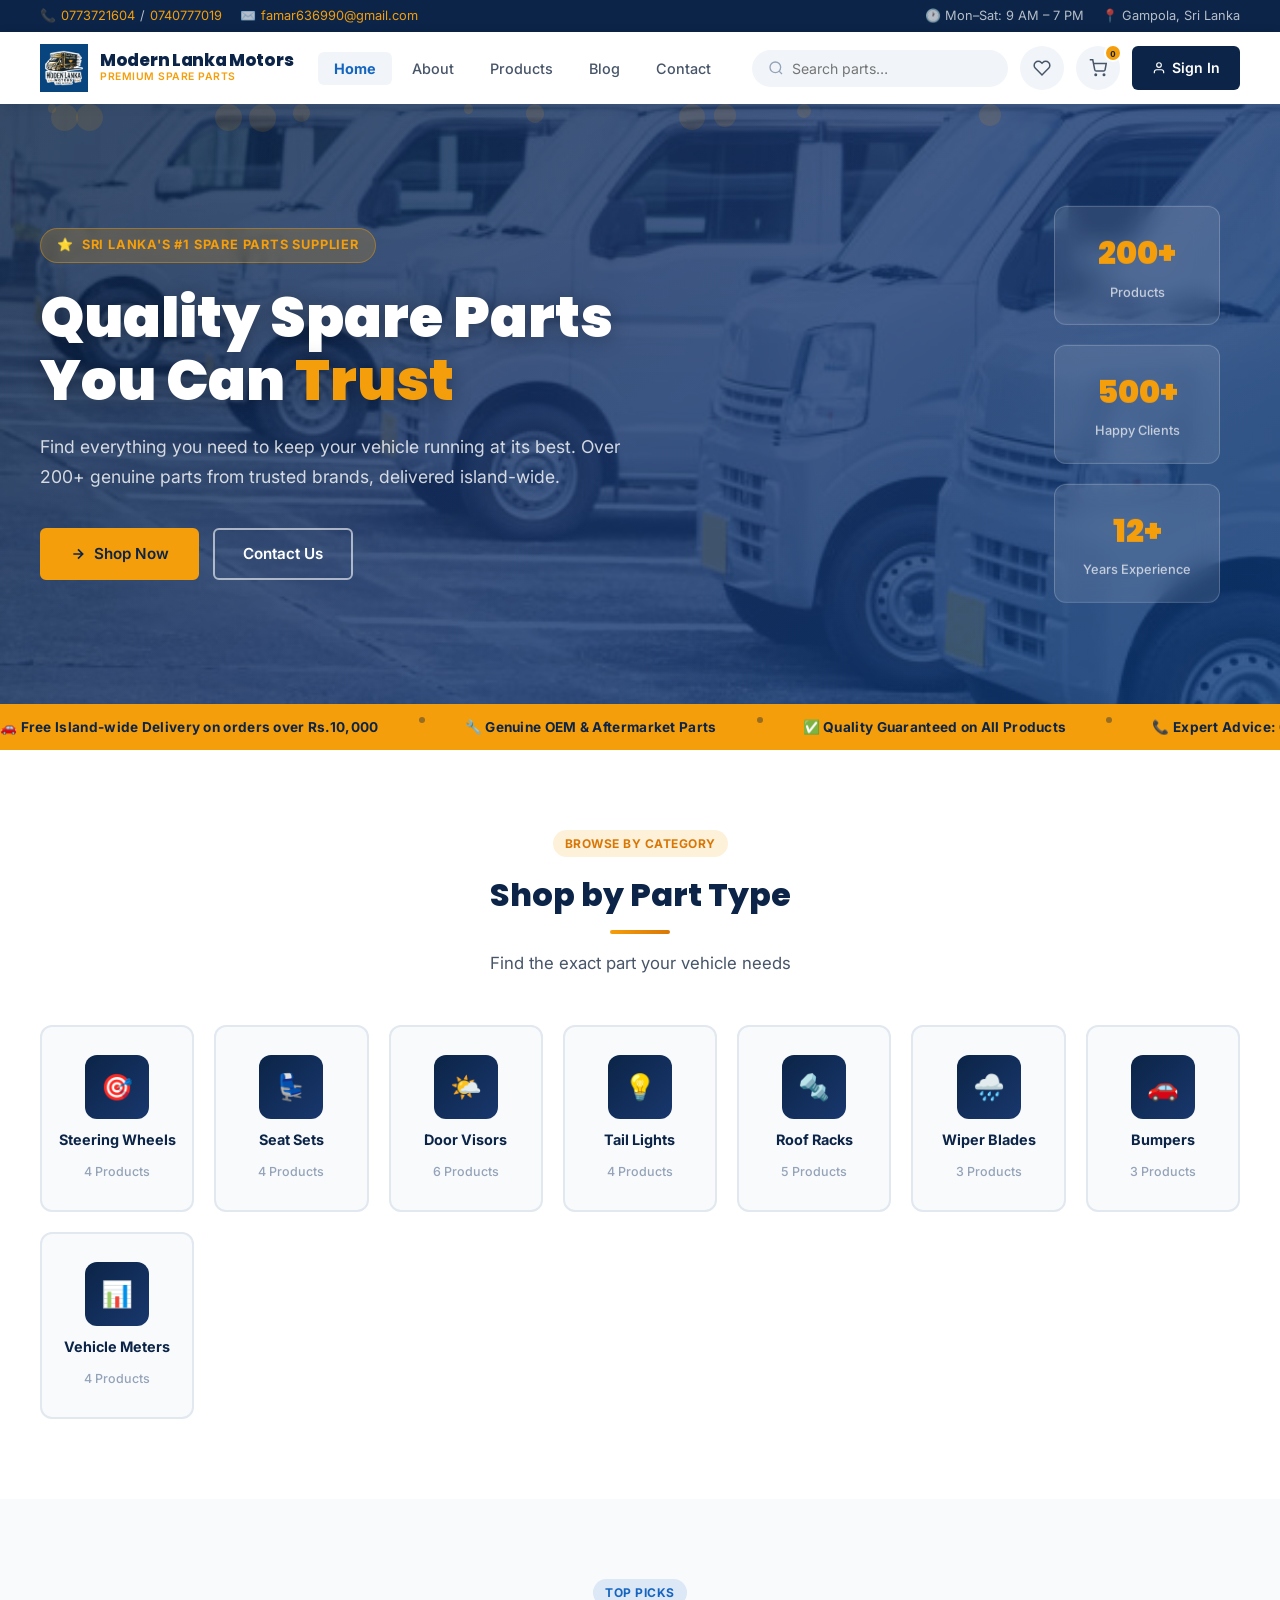
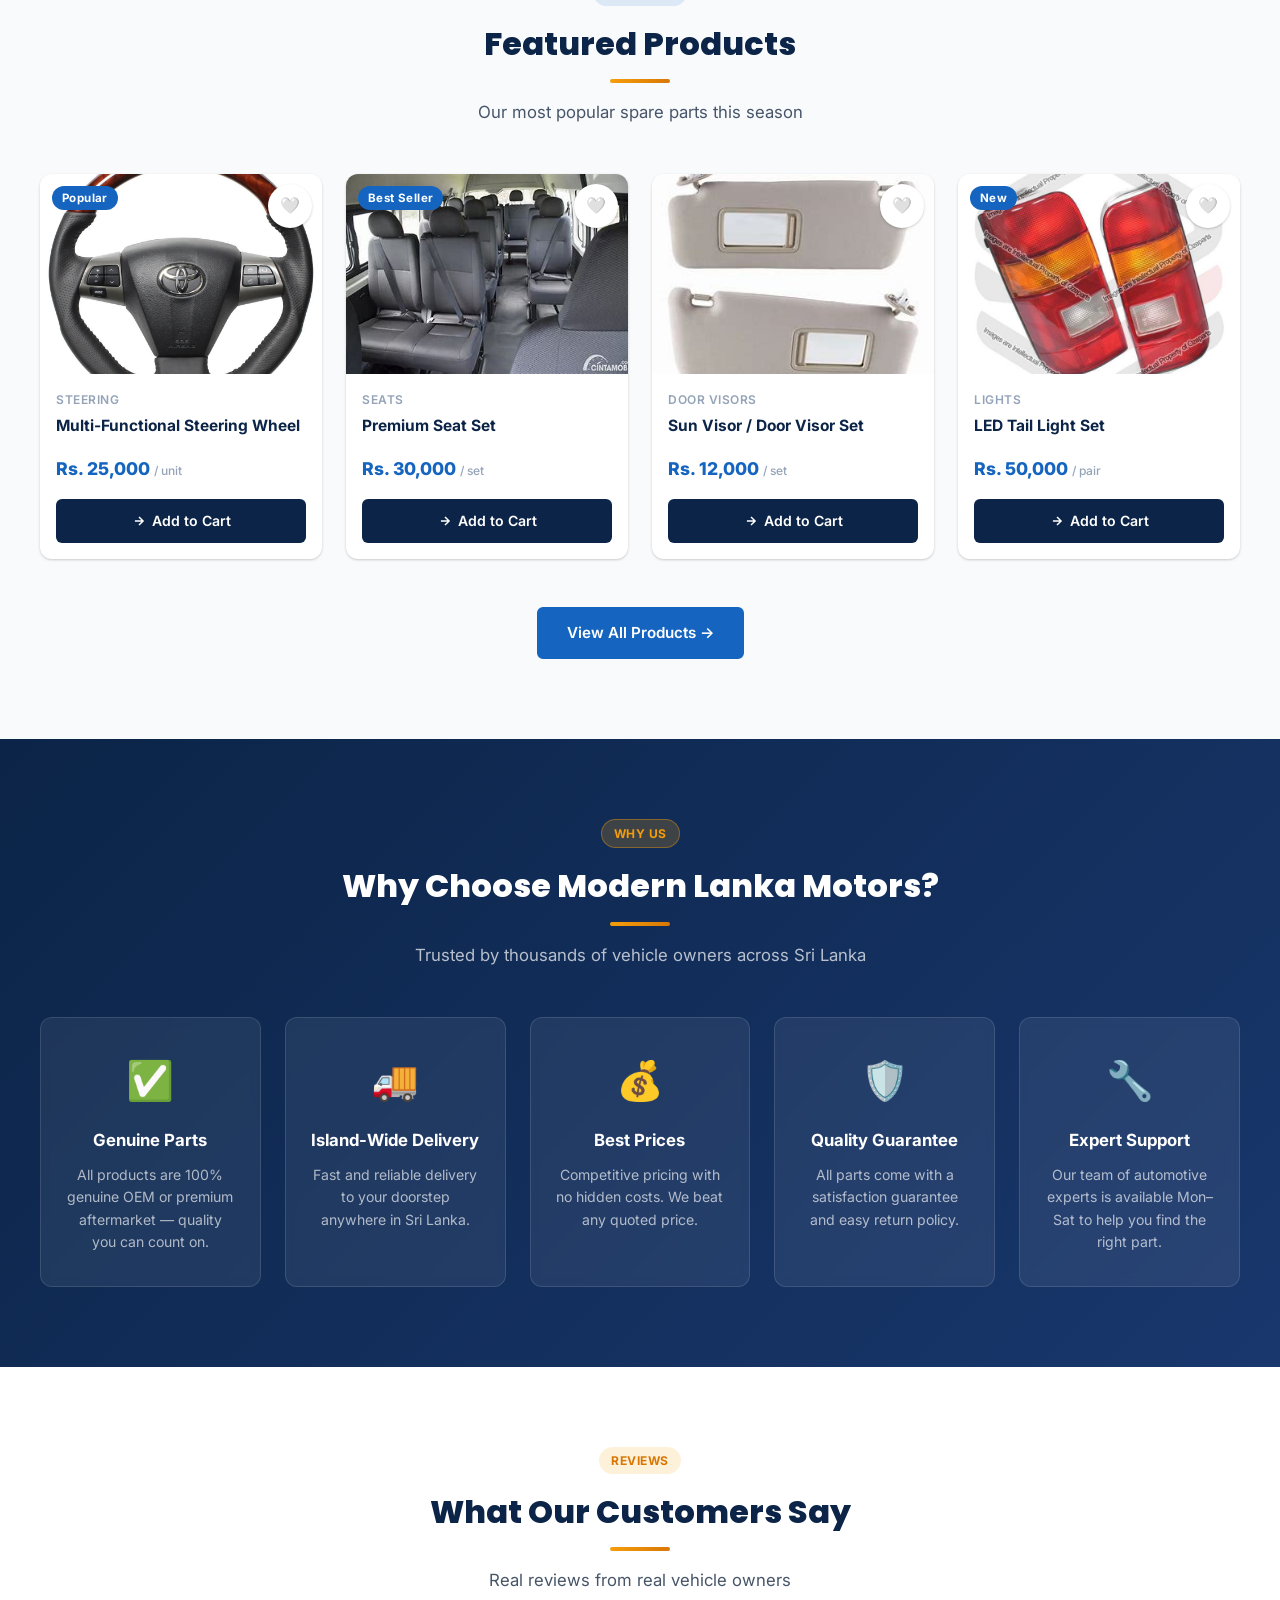
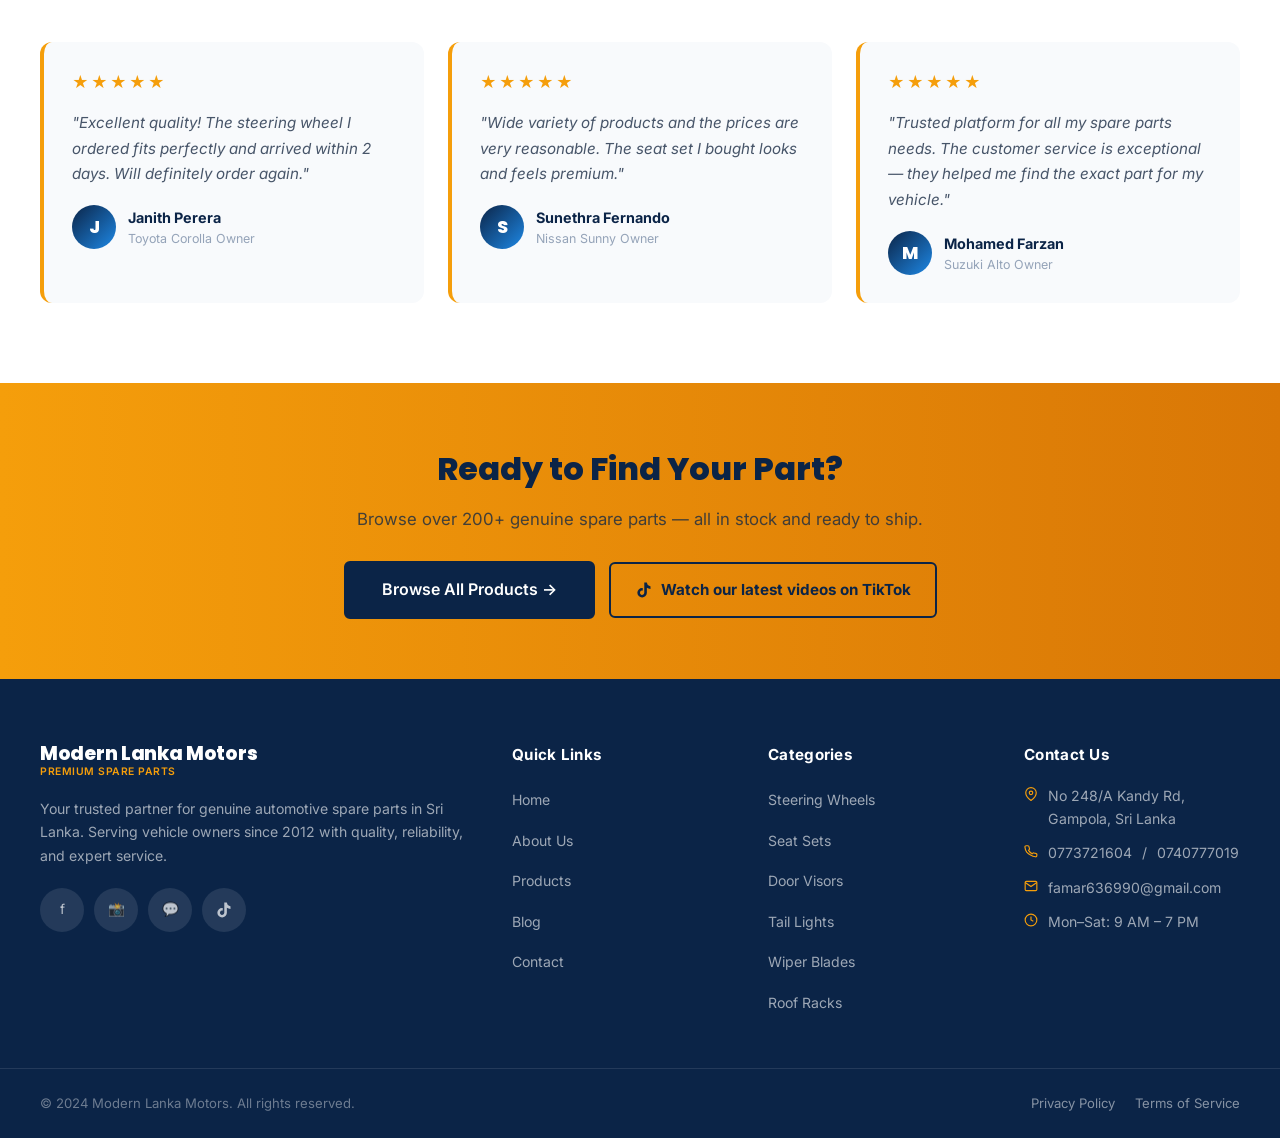
<file: index.html>
<!DOCTYPE html>
<html lang="en">
<head>
  <meta charset="UTF-8">
  <meta name="viewport" content="width=device-width, initial-scale=1.0">
  <meta name="description" content="Modern Lanka Motors — Sri Lanka's trusted supplier of premium automotive spare parts. Steering wheels, seats, visors, lights and more.">
  <title>Modern Lanka Motors — Home</title>
  <link rel="stylesheet" href="styles.css">
  <style>
    /* ── Hero ────────────────────────────── */
    .hero {
      position: relative;
      min-height: 600px;
      background: linear-gradient(135deg, var(--primary) 0%, var(--primary-light) 50%, #0d3b7a 100%);
      overflow: hidden;
      display: flex;
      align-items: center;
      width: 100%;
    }
    .hero::before {
      content: '';
      position: absolute;
      inset: 0;
      background: url('istockphoto-2168824614-612x612.jpg') center/cover no-repeat;
      opacity: .18;
    }
    .hero-particles {
      position: absolute;
      inset: 0;
      overflow: hidden;
      pointer-events: none;
    }
    .particle {
      position: absolute;
      border-radius: 50%;
      background: var(--accent);
      opacity: .12;
      animation: float linear infinite;
    }
    @keyframes float {
      0%   { transform: translateY(100vh) rotate(0deg); opacity: 0; }
      10%  { opacity: .12; }
      90%  { opacity: .12; }
      100% { transform: translateY(-100px) rotate(360deg); opacity: 0; }
    }
    .hero-content {
      position: relative;
      z-index: 2;
      padding: 80px 40px;
      max-width: 700px;
    }
    .hero-badge {
      display: inline-flex;
      align-items: center;
      gap: 8px;
      background: rgba(245,158,11,.2);
      border: 1px solid rgba(245,158,11,.4);
      color: var(--accent);
      padding: 6px 16px;
      border-radius: 100px;
      font-size: .8rem;
      font-weight: 700;
      letter-spacing: .8px;
      text-transform: uppercase;
      margin-bottom: 24px;
      backdrop-filter: blur(4px);
    }
    .hero h1 {
      font-family: 'Poppins', sans-serif;
      font-size: clamp(2.2rem, 4.5vw, 3.5rem);
      font-weight: 900;
      color: var(--white);
      line-height: 1.12;
      margin-bottom: 20px;
      text-shadow: 0 2px 20px rgba(0,0,0,.3);
    }
    .hero h1 .highlight { color: var(--accent); }
    .hero-sub {
      color: rgba(255,255,255,.8);
      font-size: 1.1rem;
      margin-bottom: 36px;
      line-height: 1.7;
    }
    .hero-actions { display: flex; gap: 14px; flex-wrap: wrap; }
    .hero-stats {
      position: absolute;
      right: 60px;
      top: 50%;
      transform: translateY(-50%);
      z-index: 2;
      display: flex;
      flex-direction: column;
      gap: 20px;
    }
    .stat-card {
      background: rgba(255,255,255,.1);
      backdrop-filter: blur(12px);
      border: 1px solid rgba(255,255,255,.2);
      border-radius: var(--radius-md);
      padding: 20px 28px;
      text-align: center;
      min-width: 140px;
      animation: fadeInRight .8s ease both;
    }
    .stat-card:nth-child(2) { animation-delay: .15s; }
    .stat-card:nth-child(3) { animation-delay: .3s; }
    @keyframes fadeInRight {
      from { opacity: 0; transform: translateX(30px); }
      to   { opacity: 1; transform: translateX(0); }
    }
    .stat-num {
      font-family: 'Poppins', sans-serif;
      font-size: 2rem;
      font-weight: 900;
      color: var(--accent);
      display: block;
    }
    .stat-label { color: rgba(255,255,255,.7); font-size: .8rem; font-weight: 500; }

    /* ── Scroll Ticker ───────────────────── */
    .ticker {
      background: var(--accent);
      padding: 10px 0;
      overflow: hidden;
      white-space: nowrap;
      width: 100%;
      max-width: 100%;
      position: relative;
    }
    .ticker-inner {
      display: inline-flex;
      gap: 40px;
      animation: ticker 30s linear infinite;
      will-change: transform;
    }
    @keyframes ticker {
      from { transform: translateX(0); }
      to   { transform: translateX(-50%); }
    }
    .ticker-item {
      display: inline-flex;
      align-items: center;
      gap: 8px;
      font-size: .85rem;
      font-weight: 700;
      color: var(--primary);
      letter-spacing: .3px;
    }
    .ticker-dot { width: 6px; height: 6px; background: var(--primary); border-radius: 50%; opacity: .4; }

    /* ── Categories ──────────────────────── */
    .categories { padding: 80px 40px; background: var(--white); }
    .cat-grid {
      display: grid;
      grid-template-columns: repeat(auto-fit, minmax(150px, 1fr));
      gap: 20px;
      margin-top: 48px;
    }
    .cat-card {
      background: var(--off-white);
      border: 2px solid var(--gray-200);
      border-radius: var(--radius-md);
      padding: 28px 16px;
      text-align: center;
      cursor: pointer;
      transition: var(--transition);
      text-decoration: none;
      display: flex;
      flex-direction: column;
      align-items: center;
      gap: 12px;
      min-height: 44px;
    }
    .cat-card:hover {
      border-color: var(--blue);
      background: rgba(21,101,192,.04);
      transform: translateY(-4px);
      box-shadow: var(--shadow-md);
    }
    .cat-icon {
      width: 64px;
      height: 64px;
      border-radius: var(--radius-md);
      background: linear-gradient(135deg, var(--primary), var(--primary-light));
      display: flex;
      align-items: center;
      justify-content: center;
      font-size: 1.6rem;
      transition: var(--transition);
    }
    .cat-card:hover .cat-icon { transform: scale(1.1) rotate(-5deg); }
    .cat-name {
      font-weight: 700;
      font-size: .9rem;
      color: var(--primary);
      line-height: 1.3;
    }
    .cat-count { font-size: .78rem; color: var(--gray-400); font-weight: 500; }

    /* ── Featured Products ───────────────── */
    .featured { padding: 80px 40px; background: var(--off-white); }
    .product-grid {
      display: grid;
      grid-template-columns: repeat(auto-fill, minmax(240px, 1fr));
      gap: 24px;
      margin-top: 48px;
    }
    .product-card {
      background: var(--white);
      border-radius: var(--radius-md);
      overflow: hidden;
      box-shadow: var(--shadow-sm);
      transition: var(--transition);
      position: relative;
      display: flex;
      flex-direction: column;
    }
    .product-card:hover {
      transform: translateY(-6px);
      box-shadow: var(--shadow-lg);
    }
    .product-img-wrap {
      position: relative;
      overflow: hidden;
      background: var(--gray-100);
      height: 200px;
    }
    .product-img-wrap img {
      width: 100%;
      height: 100%;
      object-fit: cover;
      transition: transform .4s ease;
    }
    .product-card:hover .product-img-wrap img { transform: scale(1.08); }
    .product-badge {
      position: absolute;
      top: 12px;
      left: 12px;
      background: var(--blue);
      color: var(--white);
      font-size: .72rem;
      font-weight: 700;
      padding: 3px 10px;
      border-radius: 100px;
      letter-spacing: .4px;
    }
    .wishlist-btn {
      position: absolute;
      top: 10px;
      right: 10px;
      background: var(--white);
      border: none;
      width: 44px;
      height: 44px;
      border-radius: 50%;
      display: flex;
      align-items: center;
      justify-content: center;
      cursor: pointer;
      transition: var(--transition);
      font-size: 1rem;
      box-shadow: var(--shadow-sm);
      z-index: 3;
    }
    .wishlist-btn:hover { background: var(--accent); }
    .product-body { padding: 16px; flex: 1; display: flex; flex-direction: column; }
    .product-category { font-size: .75rem; color: var(--gray-400); font-weight: 600; text-transform: uppercase; letter-spacing: .5px; margin-bottom: 6px; }
    .product-name { font-weight: 700; font-size: .97rem; color: var(--primary); margin-bottom: 8px; line-height: 1.4; }
    .product-price { font-size: 1.1rem; font-weight: 800; color: var(--blue); margin-top: auto; padding-top: 10px; }
    .product-price span { font-size: .75rem; font-weight: 500; color: var(--gray-400); }
    .product-footer { padding: 0 16px 16px; }
    .add-cart-btn {
      width: 100%;
      background: var(--primary);
      color: var(--white);
      border: none;
      padding: 10px;
      border-radius: var(--radius-sm);
      font-weight: 600;
      font-size: .88rem;
      cursor: pointer;
      transition: var(--transition);
      font-family: 'Inter', sans-serif;
      display: flex;
      align-items: center;
      justify-content: center;
      gap: 6px;
      min-height: 44px;
    }
    .add-cart-btn:hover { background: var(--blue); transform: scale(1.02); }
    .view-all-wrap { text-align: center; margin-top: 48px; }

    /* ── Why Choose Us ───────────────────── */
    .why-us { padding: 80px 40px; background: linear-gradient(135deg, var(--primary) 0%, var(--primary-light) 100%); }
    .why-us .section-title { color: var(--white); }
    .why-us .section-subtitle { color: rgba(255,255,255,.7); }
    .why-grid {
      display: grid;
      grid-template-columns: repeat(auto-fit, minmax(220px, 1fr));
      gap: 24px;
      margin-top: 48px;
    }
    .why-card {
      background: rgba(255,255,255,.07);
      border: 1px solid rgba(255,255,255,.12);
      border-radius: var(--radius-md);
      padding: 32px 24px;
      text-align: center;
      backdrop-filter: blur(4px);
      transition: var(--transition);
    }
    .why-card:hover {
      background: rgba(255,255,255,.12);
      transform: translateY(-4px);
      border-color: var(--accent);
    }
    .why-icon {
      font-size: 2.4rem;
      margin-bottom: 16px;
      display: block;
    }
    .why-card h3 { color: var(--white); font-weight: 700; font-size: 1.05rem; margin-bottom: 10px; }
    .why-card p { color: rgba(255,255,255,.65); font-size: .88rem; line-height: 1.6; }

    /* ── Testimonials ────────────────────── */
    .testimonials { padding: 80px 40px; background: var(--white); }
    .testi-grid {
      display: grid;
      grid-template-columns: repeat(auto-fit, minmax(280px, 1fr));
      gap: 24px;
      margin-top: 48px;
    }
    .testi-card {
      background: var(--off-white);
      border-left: 4px solid var(--accent);
      border-radius: var(--radius-md);
      padding: 28px;
      transition: var(--transition);
    }
    .testi-card:hover { transform: translateY(-4px); box-shadow: var(--shadow-md); }
    .stars { color: var(--accent); font-size: 1rem; letter-spacing: 2px; margin-bottom: 14px; }
    .testi-text {
      font-size: .95rem;
      color: var(--gray-600);
      line-height: 1.7;
      font-style: italic;
      margin-bottom: 18px;
    }
    .testi-author { display: flex; align-items: center; gap: 12px; }
    .testi-avatar {
      width: 44px;
      height: 44px;
      border-radius: 50%;
      background: linear-gradient(135deg, var(--primary), var(--blue-light));
      display: flex;
      align-items: center;
      justify-content: center;
      font-size: 1.1rem;
      font-weight: 800;
      color: var(--white);
      font-family: 'Poppins', sans-serif;
    }
    .testi-name { font-weight: 700; font-size: .9rem; color: var(--primary); }
    .testi-role { font-size: .78rem; color: var(--gray-400); }

    /* ── CTA Banner ──────────────────────── */
    .cta-banner {
      background: linear-gradient(90deg, var(--accent) 0%, var(--accent-dark) 100%);
      padding: 60px 40px;
      text-align: center;
    }
    .cta-banner h2 {
      font-family: 'Poppins', sans-serif;
      font-size: 2rem;
      font-weight: 800;
      color: var(--primary);
      margin-bottom: 12px;
    }
    .cta-banner p { color: rgba(11,36,71,.75); font-size: 1.05rem; margin-bottom: 28px; }
    .cta-banner .btn-primary {
      background: var(--primary);
      color: var(--white);
      border-color: var(--primary);
      min-height: 44px;
    }
    .cta-banner .btn-primary:hover { background: var(--primary-light); box-shadow: 0 8px 20px rgba(11,36,71,.4); }
    .cta-banner .btn-outline {
      border-color: var(--primary);
      color: var(--primary);
      font-weight: 700;
      min-height: 44px;
    }
    .cta-banner .btn-outline:hover {
      background: rgba(11,36,71,.1);
      border-color: var(--primary);
      color: var(--primary);
    }

    /* ── Responsive Overrides for Index ──── */
    @media (max-width: 1024px) {
      .hero {
        min-height: auto;
        flex-direction: column;
        padding: 60px 24px 48px;
        align-items: stretch;
      }
      .hero-content {
        padding: 0;
        max-width: 100%;
      }
      .hero-stats {
        position: static;
        transform: none;
        right: auto;
        top: auto;
        flex-direction: row;
        justify-content: center;
        margin-top: 36px;
        gap: 16px;
        width: 100%;
      }
      .stat-card {
        flex: 1;
        min-width: 0;
        padding: 16px 14px;
      }
      .product-grid {
        grid-template-columns: repeat(3, 1fr);
        gap: 20px;
      }
    }

    @media (max-width: 768px) {
      .hero {
        padding: 44px 20px 36px;
      }
      .hero h1 {
        font-size: clamp(1.8rem, 6vw, 2.5rem);
      }
      .hero-sub {
        font-size: 1rem;
        margin-bottom: 24px;
      }
      .hero-actions {
        flex-direction: column;
        width: 100%;
        gap: 12px;
      }
      .hero-actions .btn {
        width: 100%;
        justify-content: center;
      }
      .hero-stats {
        display: grid;
        grid-template-columns: repeat(3, 1fr);
        gap: 10px;
        margin-top: 28px;
      }
      .stat-card {
        padding: 12px 6px;
      }
      .stat-num {
        font-size: 1.5rem;
      }
      .stat-label {
        font-size: .72rem;
      }
      .categories, .featured, .why-us, .testimonials {
        padding: 50px 20px;
      }
      .cat-grid {
        grid-template-columns: repeat(auto-fit, minmax(130px, 1fr));
        gap: 14px;
        margin-top: 28px;
      }
      .why-grid {
        grid-template-columns: repeat(2, 1fr);
        gap: 16px;
        margin-top: 28px;
      }
      .testi-grid {
        grid-template-columns: 1fr;
        gap: 16px;
        margin-top: 28px;
      }
      .cta-banner {
        padding: 44px 20px;
      }
      .cta-banner .btn-primary,
      .cta-banner .btn-outline {
        width: 100%;
        justify-content: center;
      }
    }

    @media (max-width: 480px) {
      .hero {
        padding: 32px 16px 24px;
      }
      .hero-badge {
        font-size: .72rem;
        padding: 5px 12px;
        margin-bottom: 16px;
      }
      .hero h1 {
        font-size: clamp(1.5rem, 7vw, 1.95rem);
        margin-bottom: 14px;
      }
      .hero-sub {
        font-size: .92rem;
        margin-bottom: 20px;
      }
      .cat-grid {
        grid-template-columns: repeat(2, 1fr);
        gap: 12px;
      }
      .cat-card {
        padding: 18px 10px;
      }
      .cat-icon {
        width: 50px;
        height: 50px;
        font-size: 1.3rem;
      }
      .why-grid {
        grid-template-columns: 1fr;
        gap: 14px;
      }
      .categories, .featured, .why-us, .testimonials {
        padding: 40px 16px;
      }
    }
  </style>
</head>
<body>

  <!-- Top Bar -->
  <div class="top-bar">
    <div class="top-bar-left">
      <span>📞 <a href="tel:0773721604">0773721604</a> / <a href="tel:0740777019">0740777019</a></span>
      <span>✉️ <a href="mailto:famar636990@gmail.com">famar636990@gmail.com</a></span>
    </div>
    <div class="top-bar-right">
      <span>🕐 Mon–Sat: 9 AM – 7 PM</span>
      <span>📍 Gampola, Sri Lanka</span>
    </div>
  </div>

  <!-- Navbar -->
  <nav class="navbar" id="mainNav">
    <a href="index.html" class="navbar-brand">
      <img src="Logo.jpg" alt="Modern Lanka Motors Logo">
      <div class="brand-text">
        <span class="brand-name">Modern Lanka Motors</span>
        <span class="brand-tagline">Premium Spare Parts</span>
      </div>
    </a>

    <!-- Hamburger Toggle Button -->
    <button class="nav-toggle" id="navToggle" aria-label="Toggle navigation" aria-expanded="false">
      <span></span>
      <span></span>
      <span></span>
    </button>

    <!-- Nav Menu Collapsible on Mobile -->
    <div class="nav-menu" id="navMenu">
      <ul class="nav-links">
        <li><a href="index.html" class="active">Home</a></li>
        <li><a href="About.html">About</a></li>
        <li><a href="Products.html">Products</a></li>
        <li><a href="blgg.html">Blog</a></li>
        <li><a href="contact.html">Contact</a></li>
      </ul>
      <div class="nav-actions">
        <div class="search-wrap">
          <svg width="16" height="16" viewBox="0 0 24 24" fill="none" stroke="currentColor" stroke-width="2"><circle cx="11" cy="11" r="8"/><path d="m21 21-4.35-4.35"/></svg>
          <input type="text" placeholder="Search parts…" id="navSearch" onkeydown="if(event.key==='Enter')window.location='Products.html?q='+encodeURIComponent(this.value)">
        </div>
        <div class="nav-action-btns">
          <button class="btn-icon" title="Wishlist" onclick="window.location='Products.html'">
            <svg width="18" height="18" viewBox="0 0 24 24" fill="none" stroke="currentColor" stroke-width="2"><path d="M20.84 4.61a5.5 5.5 0 0 0-7.78 0L12 5.67l-1.06-1.06a5.5 5.5 0 0 0-7.78 7.78l1.06 1.06L12 21.23l7.78-7.78 1.06-1.06a5.5 5.5 0 0 0 0-7.78z"/></svg>
          </button>
          <button class="btn-icon" title="Cart" onclick="window.location='Products.html'" id="cartBtn">
            <svg width="18" height="18" viewBox="0 0 24 24" fill="none" stroke="currentColor" stroke-width="2"><circle cx="9" cy="21" r="1"/><circle cx="20" cy="21" r="1"/><path d="M1 1h4l2.68 13.39a2 2 0 0 0 2 1.61h9.72a2 2 0 0 0 2-1.61L23 6H6"/></svg>
            <span class="badge" id="cartCount">0</span>
          </button>
          <a href="sign-in.html" class="btn-signin">
            <svg width="14" height="14" viewBox="0 0 24 24" fill="none" stroke="currentColor" stroke-width="2"><path d="M20 21v-2a4 4 0 0 0-4-4H8a4 4 0 0 0-4 4v2"/><circle cx="12" cy="7" r="4"/></svg>
            Sign In
          </a>
        </div>
      </div>
    </div>
  </nav>

  <!-- Hero Section -->
  <section class="hero">
    <div class="hero-particles" id="particles"></div>
    <div class="hero-content">
      <div class="hero-badge">
        <span>⭐</span> Sri Lanka's #1 Spare Parts Supplier
      </div>
      <h1>Quality Spare Parts<br>You Can <span class="highlight">Trust</span></h1>
      <p class="hero-sub">Find everything you need to keep your vehicle running at its best. Over 200+ genuine parts from trusted brands, delivered island-wide.</p>
      <div class="hero-actions">
        <a href="Products.html" class="btn btn-primary">
          <svg width="16" height="16" viewBox="0 0 24 24" fill="none" stroke="currentColor" stroke-width="2.5"><path d="M5 12h14M12 5l7 7-7 7"/></svg>
          Shop Now
        </a>
        <a href="contact.html" class="btn btn-outline">Contact Us</a>
      </div>
    </div>
    <div class="hero-stats">
      <div class="stat-card">
        <span class="stat-num" id="c1">0</span>
        <span class="stat-label">Products</span>
      </div>
      <div class="stat-card">
        <span class="stat-num" id="c2">0</span>
        <span class="stat-label">Happy Clients</span>
      </div>
      <div class="stat-card">
        <span class="stat-num" id="c3">0</span>
        <span class="stat-label">Years Experience</span>
      </div>
    </div>
  </section>

  <!-- Ticker (Delivery Strip) -->
  <div class="ticker" aria-hidden="true">
    <div class="ticker-inner" id="tickerInner">
      <span class="ticker-item">🚗 Free Island-wide Delivery on orders over Rs.10,000</span>
      <span class="ticker-dot"></span>
      <span class="ticker-item">🔧 Genuine OEM &amp; Aftermarket Parts</span>
      <span class="ticker-dot"></span>
      <span class="ticker-item">✅ Quality Guaranteed on All Products</span>
      <span class="ticker-dot"></span>
      <span class="ticker-item">📞 Expert Advice: 0773721604</span>
      <span class="ticker-dot"></span>
      <span class="ticker-item">⚡ New Arrivals Every Week</span>
      <span class="ticker-dot"></span>
      <span class="ticker-item">🚗 Free Island-wide Delivery on orders over Rs.10,000</span>
      <span class="ticker-dot"></span>
      <span class="ticker-item">🔧 Genuine OEM &amp; Aftermarket Parts</span>
      <span class="ticker-dot"></span>
      <span class="ticker-item">✅ Quality Guaranteed on All Products</span>
      <span class="ticker-dot"></span>
      <span class="ticker-item">📞 Expert Advice: 0773721604</span>
      <span class="ticker-dot"></span>
      <span class="ticker-item">⚡ New Arrivals Every Week</span>
    </div>
  </div>

  <!-- Category Section -->
  <section class="categories">
    <div class="container">
      <div class="section-header">
        <span class="badge-tag badge-accent">Browse by Category</span>
        <h2 class="section-title" style="margin-top:12px;">Shop by Part Type</h2>
        <div class="accent-line"></div>
        <p class="section-subtitle">Find the exact part your vehicle needs</p>
      </div>
      <div class="cat-grid">
        <a href="Products.html#steering" class="cat-card">
          <div class="cat-icon">🎯</div>
          <span class="cat-name">Steering Wheels</span>
          <span class="cat-count">4 Products</span>
        </a>
        <a href="Products.html#seats" class="cat-card">
          <div class="cat-icon">💺</div>
          <span class="cat-name">Seat Sets</span>
          <span class="cat-count">4 Products</span>
        </a>
        <a href="Products.html#visors" class="cat-card">
          <div class="cat-icon">🌤️</div>
          <span class="cat-name">Door Visors</span>
          <span class="cat-count">6 Products</span>
        </a>
        <a href="Products.html#lights" class="cat-card">
          <div class="cat-icon">💡</div>
          <span class="cat-name">Tail Lights</span>
          <span class="cat-count">4 Products</span>
        </a>
        <a href="Products.html#cargo" class="cat-card">
          <div class="cat-icon">🔩</div>
          <span class="cat-name">Roof Racks</span>
          <span class="cat-count">5 Products</span>
        </a>
        <a href="Products.html#wipers" class="cat-card">
          <div class="cat-icon">🌧️</div>
          <span class="cat-name">Wiper Blades</span>
          <span class="cat-count">3 Products</span>
        </a>
        <a href="Products.html#buffers" class="cat-card">
          <div class="cat-icon">🚗</div>
          <span class="cat-name">Bumpers</span>
          <span class="cat-count">3 Products</span>
        </a>
        <a href="Products.html#meters" class="cat-card">
          <div class="cat-icon">📊</div>
          <span class="cat-name">Vehicle Meters</span>
          <span class="cat-count">4 Products</span>
        </a>
      </div>
    </div>
  </section>

  <!-- Featured Products -->
  <section class="featured">
    <div class="container">
      <div class="section-header">
        <span class="badge-tag badge-blue">Top Picks</span>
        <h2 class="section-title" style="margin-top:12px;">Featured Products</h2>
        <div class="accent-line"></div>
        <p class="section-subtitle">Our most popular spare parts this season</p>
      </div>
      <div class="product-grid">
        <!-- Card 1 -->
        <div class="product-card">
          <div class="product-img-wrap">
            <img src="steering/S2.jpg" alt="Multi-Functional Steering Wheel">
            <span class="product-badge">Popular</span>
            <button class="wishlist-btn" onclick="toggleWish(this)" aria-label="Add to wishlist">🤍</button>
          </div>
          <div class="product-body">
            <div class="product-category">Steering</div>
            <div class="product-name">Multi-Functional Steering Wheel</div>
            <div class="product-price">Rs. 25,000 <span>/ unit</span></div>
          </div>
          <div class="product-footer">
            <button class="add-cart-btn" onclick="addToCart(this,'Multi-Functional Steering Wheel')">
              <svg width="14" height="14" viewBox="0 0 24 24" fill="none" stroke="currentColor" stroke-width="2.5"><path d="M5 12h14M12 5l7 7-7 7"/></svg>
              Add to Cart
            </button>
          </div>
        </div>
        <!-- Card 2 -->
        <div class="product-card">
          <div class="product-img-wrap">
            <img src="seets/OIP (1).jpg" alt="Seat Set">
            <span class="product-badge">Best Seller</span>
            <button class="wishlist-btn" onclick="toggleWish(this)" aria-label="Add to wishlist">🤍</button>
          </div>
          <div class="product-body">
            <div class="product-category">Seats</div>
            <div class="product-name">Premium Seat Set</div>
            <div class="product-price">Rs. 30,000 <span>/ set</span></div>
          </div>
          <div class="product-footer">
            <button class="add-cart-btn" onclick="addToCart(this,'Premium Seat Set')">
              <svg width="14" height="14" viewBox="0 0 24 24" fill="none" stroke="currentColor" stroke-width="2.5"><path d="M5 12h14M12 5l7 7-7 7"/></svg>
              Add to Cart
            </button>
          </div>
        </div>
        <!-- Card 3 -->
        <div class="product-card">
          <div class="product-img-wrap">
            <img src="sun visor/OIP (3).jpg" alt="Door Visor">
            <button class="wishlist-btn" onclick="toggleWish(this)" aria-label="Add to wishlist">🤍</button>
          </div>
          <div class="product-body">
            <div class="product-category">Door Visors</div>
            <div class="product-name">Sun Visor / Door Visor Set</div>
            <div class="product-price">Rs. 12,000 <span>/ set</span></div>
          </div>
          <div class="product-footer">
            <button class="add-cart-btn" onclick="addToCart(this,'Door Visor Set')">
              <svg width="14" height="14" viewBox="0 0 24 24" fill="none" stroke="currentColor" stroke-width="2.5"><path d="M5 12h14M12 5l7 7-7 7"/></svg>
              Add to Cart
            </button>
          </div>
        </div>
        <!-- Card 4 -->
        <div class="product-card">
          <div class="product-img-wrap">
            <img src="lights.jpg" alt="Tail Lights">
            <span class="product-badge">New</span>
            <button class="wishlist-btn" onclick="toggleWish(this)" aria-label="Add to wishlist">🤍</button>
          </div>
          <div class="product-body">
            <div class="product-category">Lights</div>
            <div class="product-name">LED Tail Light Set</div>
            <div class="product-price">Rs. 50,000 <span>/ pair</span></div>
          </div>
          <div class="product-footer">
            <button class="add-cart-btn" onclick="addToCart(this,'LED Tail Light Set')">
              <svg width="14" height="14" viewBox="0 0 24 24" fill="none" stroke="currentColor" stroke-width="2.5"><path d="M5 12h14M12 5l7 7-7 7"/></svg>
              Add to Cart
            </button>
          </div>
        </div>
      </div>
      <div class="view-all-wrap">
        <a href="Products.html" class="btn btn-blue">View All Products →</a>
      </div>
    </div>
  </section>

  <!-- Why Choose Us -->
  <section class="why-us">
    <div class="container">
      <div class="section-header">
        <span class="badge-tag" style="background:rgba(245,158,11,.2);color:var(--accent);border:1px solid rgba(245,158,11,.4);">Why Us</span>
        <h2 class="section-title" style="margin-top:12px;">Why Choose Modern Lanka Motors?</h2>
        <div class="accent-line"></div>
        <p class="section-subtitle">Trusted by thousands of vehicle owners across Sri Lanka</p>
      </div>
      <div class="why-grid">
        <div class="why-card">
          <span class="why-icon">✅</span>
          <h3>Genuine Parts</h3>
          <p>All products are 100% genuine OEM or premium aftermarket — quality you can count on.</p>
        </div>
        <div class="why-card">
          <span class="why-icon">🚚</span>
          <h3>Island-Wide Delivery</h3>
          <p>Fast and reliable delivery to your doorstep anywhere in Sri Lanka.</p>
        </div>
        <div class="why-card">
          <span class="why-icon">💰</span>
          <h3>Best Prices</h3>
          <p>Competitive pricing with no hidden costs. We beat any quoted price.</p>
        </div>
        <div class="why-card">
          <span class="why-icon">🛡️</span>
          <h3>Quality Guarantee</h3>
          <p>All parts come with a satisfaction guarantee and easy return policy.</p>
        </div>
        <div class="why-card">
          <span class="why-icon">🔧</span>
          <h3>Expert Support</h3>
          <p>Our team of automotive experts is available Mon–Sat to help you find the right part.</p>
        </div>
      </div>
    </div>
  </section>

  <!-- Testimonials -->
  <section class="testimonials">
    <div class="container">
      <div class="section-header">
        <span class="badge-tag badge-accent">Reviews</span>
        <h2 class="section-title" style="margin-top:12px;">What Our Customers Say</h2>
        <div class="accent-line"></div>
        <p class="section-subtitle">Real reviews from real vehicle owners</p>
      </div>
      <div class="testi-grid">
        <div class="testi-card">
          <div class="stars">★★★★★</div>
          <p class="testi-text">"Excellent quality! The steering wheel I ordered fits perfectly and arrived within 2 days. Will definitely order again."</p>
          <div class="testi-author">
            <div class="testi-avatar">J</div>
            <div>
              <div class="testi-name">Janith Perera</div>
              <div class="testi-role">Toyota Corolla Owner</div>
            </div>
          </div>
        </div>
        <div class="testi-card">
          <div class="stars">★★★★★</div>
          <p class="testi-text">"Wide variety of products and the prices are very reasonable. The seat set I bought looks and feels premium."</p>
          <div class="testi-author">
            <div class="testi-avatar">S</div>
            <div>
              <div class="testi-name">Sunethra Fernando</div>
              <div class="testi-role">Nissan Sunny Owner</div>
            </div>
          </div>
        </div>
        <div class="testi-card">
          <div class="stars">★★★★★</div>
          <p class="testi-text">"Trusted platform for all my spare parts needs. The customer service is exceptional — they helped me find the exact part for my vehicle."</p>
          <div class="testi-author">
            <div class="testi-avatar">M</div>
            <div>
              <div class="testi-name">Mohamed Farzan</div>
              <div class="testi-role">Suzuki Alto Owner</div>
            </div>
          </div>
        </div>
      </div>
    </div>
  </section>

  <!-- CTA Banner with TikTok Button -->
  <div class="cta-banner">
    <h2>Ready to Find Your Part?</h2>
    <p>Browse over 200+ genuine spare parts — all in stock and ready to ship.</p>
    <div style="display:flex;gap:14px;justify-content:center;align-items:center;flex-wrap:wrap;">
      <a href="Products.html" class="btn btn-primary" style="font-size:1rem;padding:14px 36px;">
        Browse All Products →
      </a>
      <a href="https://www.tiktok.com/@modern.lanka.motors" target="_blank" rel="noopener noreferrer" class="btn btn-outline" style="font-size:0.95rem;padding:14px 24px;">
        <svg width="18" height="18" viewBox="0 0 24 24" fill="currentColor"><path d="M19.59 6.69a4.83 4.83 0 0 1-3.77-4.25V2h-3.45v13.67a2.89 2.89 0 0 1-5.2 1.74 2.89 2.89 0 0 1 2.31-4.64c.29 0 .58.04.85.11V9.37a6.33 6.33 0 0 0-.85-.06 6.34 6.34 0 0 0-6.34 6.34 6.34 6.34 0 0 0 6.34 6.34 6.34 6.34 0 0 0 6.34-6.34V9.05a8.28 8.28 0 0 0 4.84 1.54V7.15c-.37 0-.74-.08-1.07-.46z"/></svg>
        Watch our latest videos on TikTok
      </a>
    </div>
  </div>

  <!-- Footer -->
  <footer class="footer">
    <div class="footer-grid">
      <div class="footer-brand">
        <div class="navbar-brand" style="pointer-events:none;">
          <div class="brand-text">
            <span class="brand-name">Modern Lanka Motors</span>
            <span class="brand-tagline">Premium Spare Parts</span>
          </div>
        </div>
        <p>Your trusted partner for genuine automotive spare parts in Sri Lanka. Serving vehicle owners since 2012 with quality, reliability, and expert service.</p>
        <div class="footer-social" style="margin-top:20px;">
          <a href="#" class="social-btn" title="Facebook">f</a>
          <a href="#" class="social-btn" title="Instagram">📸</a>
          <a href="https://wa.me/94773721604" class="social-btn" title="WhatsApp">💬</a>
          <a href="https://www.tiktok.com/@modern.lanka.motors" target="_blank" rel="noopener noreferrer" class="social-btn" aria-label="Modern Lanka Motors on TikTok" title="TikTok">
            <svg width="18" height="18" viewBox="0 0 24 24" fill="currentColor"><path d="M19.59 6.69a4.83 4.83 0 0 1-3.77-4.25V2h-3.45v13.67a2.89 2.89 0 0 1-5.2 1.74 2.89 2.89 0 0 1 2.31-4.64c.29 0 .58.04.85.11V9.37a6.33 6.33 0 0 0-.85-.06 6.34 6.34 0 0 0-6.34 6.34 6.34 6.34 0 0 0 6.34 6.34 6.34 6.34 0 0 0 6.34-6.34V9.05a8.28 8.28 0 0 0 4.84 1.54V7.15c-.37 0-.74-.08-1.07-.46z"/></svg>
          </a>
        </div>
      </div>
      <div class="footer-col">
        <h4>Quick Links</h4>
        <ul>
          <li><a href="index.html">Home</a></li>
          <li><a href="About.html">About Us</a></li>
          <li><a href="Products.html">Products</a></li>
          <li><a href="blgg.html">Blog</a></li>
          <li><a href="contact.html">Contact</a></li>
        </ul>
      </div>
      <div class="footer-col">
        <h4>Categories</h4>
        <ul>
          <li><a href="Products.html">Steering Wheels</a></li>
          <li><a href="Products.html">Seat Sets</a></li>
          <li><a href="Products.html">Door Visors</a></li>
          <li><a href="Products.html">Tail Lights</a></li>
          <li><a href="Products.html">Wiper Blades</a></li>
          <li><a href="Products.html">Roof Racks</a></li>
        </ul>
      </div>
      <div class="footer-col">
        <h4>Contact Us</h4>
        <div class="footer-contact-item">
          <svg width="14" height="14" viewBox="0 0 24 24" fill="none" stroke="currentColor" stroke-width="2"><path d="M21 10c0 7-9 13-9 13s-9-6-9-13a9 9 0 0 1 18 0z"/><circle cx="12" cy="10" r="3"/></svg>
          No 248/A Kandy Rd, Gampola, Sri Lanka
        </div>
        <div class="footer-contact-item">
          <svg width="14" height="14" viewBox="0 0 24 24" fill="none" stroke="currentColor" stroke-width="2"><path d="M22 16.92v3a2 2 0 0 1-2.18 2 19.79 19.79 0 0 1-8.63-3.07A19.5 19.5 0 0 1 4.69 14a19.79 19.79 0 0 1-3.07-8.67A2 2 0 0 1 3.62 3h3a2 2 0 0 1 2 1.72c.127.96.361 1.903.7 2.81a2 2 0 0 1-.45 2.11L7.91 10.91a16 16 0 0 0 6 6l.97-.97a2 2 0 0 1 2.11-.45c.907.339 1.85.573 2.81.7A2 2 0 0 1 22 18.18z"/></svg>
          <a href="tel:0773721604">0773721604</a> / <a href="tel:0740777019">0740777019</a>
        </div>
        <div class="footer-contact-item">
          <svg width="14" height="14" viewBox="0 0 24 24" fill="none" stroke="currentColor" stroke-width="2"><path d="M4 4h16c1.1 0 2 .9 2 2v12c0 1.1-.9 2-2 2H4c-1.1 0-2-.9-2-2V6c0-1.1.9-2 2-2z"/><polyline points="22,6 12,13 2,6"/></svg>
          <a href="mailto:famar636990@gmail.com">famar636990@gmail.com</a>
        </div>
        <div class="footer-contact-item">
          <svg width="14" height="14" viewBox="0 0 24 24" fill="none" stroke="currentColor" stroke-width="2"><circle cx="12" cy="12" r="10"/><polyline points="12 6 12 12 16 14"/></svg>
          Mon–Sat: 9 AM – 7 PM
        </div>
      </div>
    </div>
    <div class="footer-bottom">
      <span>© 2024 Modern Lanka Motors. All rights reserved.</span>
      <div style="display:flex;gap:20px;">
        <a href="#">Privacy Policy</a>
        <a href="#">Terms of Service</a>
      </div>
    </div>
  </footer>

  <!-- Scroll to Top -->
  <button id="scrollTop" onclick="window.scrollTo({top:0,behavior:'smooth'})" title="Back to top">
    <svg width="18" height="18" viewBox="0 0 24 24" fill="none" stroke="currentColor" stroke-width="2.5"><path d="M18 15l-6-6-6 6"/></svg>
  </button>

  <script>
    // ── Mobile Menu Toggle ─────────────────────────
    const navToggle = document.getElementById('navToggle');
    const navMenu = document.getElementById('navMenu');
    if (navToggle && navMenu) {
      navToggle.addEventListener('click', (e) => {
        e.stopPropagation();
        const isOpen = navMenu.classList.toggle('active');
        navToggle.classList.toggle('active');
        navToggle.setAttribute('aria-expanded', isOpen);
      });
      document.addEventListener('click', (e) => {
        if (!navMenu.contains(e.target) && !navToggle.contains(e.target) && navMenu.classList.contains('active')) {
          navMenu.classList.remove('active');
          navToggle.classList.remove('active');
          navToggle.setAttribute('aria-expanded', 'false');
        }
      });
    }

    // ── Animated counters ──────────────────────────
    function animateCounter(el, target, suffix='', duration=1800) {
      let start = 0, step = target / (duration / 16);
      const t = setInterval(() => {
        start = Math.min(start + step, target);
        el.textContent = Math.floor(start) + suffix;
        if (start >= target) clearInterval(t);
      }, 16);
    }
    const obs = new IntersectionObserver(entries => {
      entries.forEach(e => {
        if (e.isIntersecting) {
          animateCounter(document.getElementById('c1'), 200, '+');
          animateCounter(document.getElementById('c2'), 500, '+');
          animateCounter(document.getElementById('c3'), 12, '+');
          obs.disconnect();
        }
      });
    });
    obs.observe(document.querySelector('.hero-stats'));

    // ── Floating particles ─────────────────────────
    const pContainer = document.getElementById('particles');
    for (let i = 0; i < 12; i++) {
      const p = document.createElement('div');
      p.className = 'particle';
      const s = Math.random() * 20 + 8;
      p.style.cssText = `width:${s}px;height:${s}px;left:${Math.random()*100}%;
        animation-duration:${Math.random()*10+8}s;
        animation-delay:${Math.random()*8}s;`;
      pContainer.appendChild(p);
    }

    // ── Cart logic ─────────────────────────────────
    let cart = [];
    function addToCart(btn, name) {
      cart.push(name);
      document.getElementById('cartCount').textContent = cart.length;
      btn.textContent = '✓ Added!';
      btn.style.background = 'var(--success)';
      setTimeout(() => {
        btn.innerHTML = `<svg width="14" height="14" viewBox="0 0 24 24" fill="none" stroke="currentColor" stroke-width="2.5"><path d="M5 12h14M12 5l7 7-7 7"/></svg> Add to Cart`;
        btn.style.background = '';
      }, 1500);
    }
    function toggleWish(btn) {
      btn.textContent = btn.textContent === '🤍' ? '❤️' : '🤍';
    }

    // ── Scroll to top ──────────────────────────────
    const scrollBtn = document.getElementById('scrollTop');
    window.addEventListener('scroll', () => {
      scrollBtn.classList.toggle('visible', window.scrollY > 300);
    });
  </script>
</body>
</html>
</file>
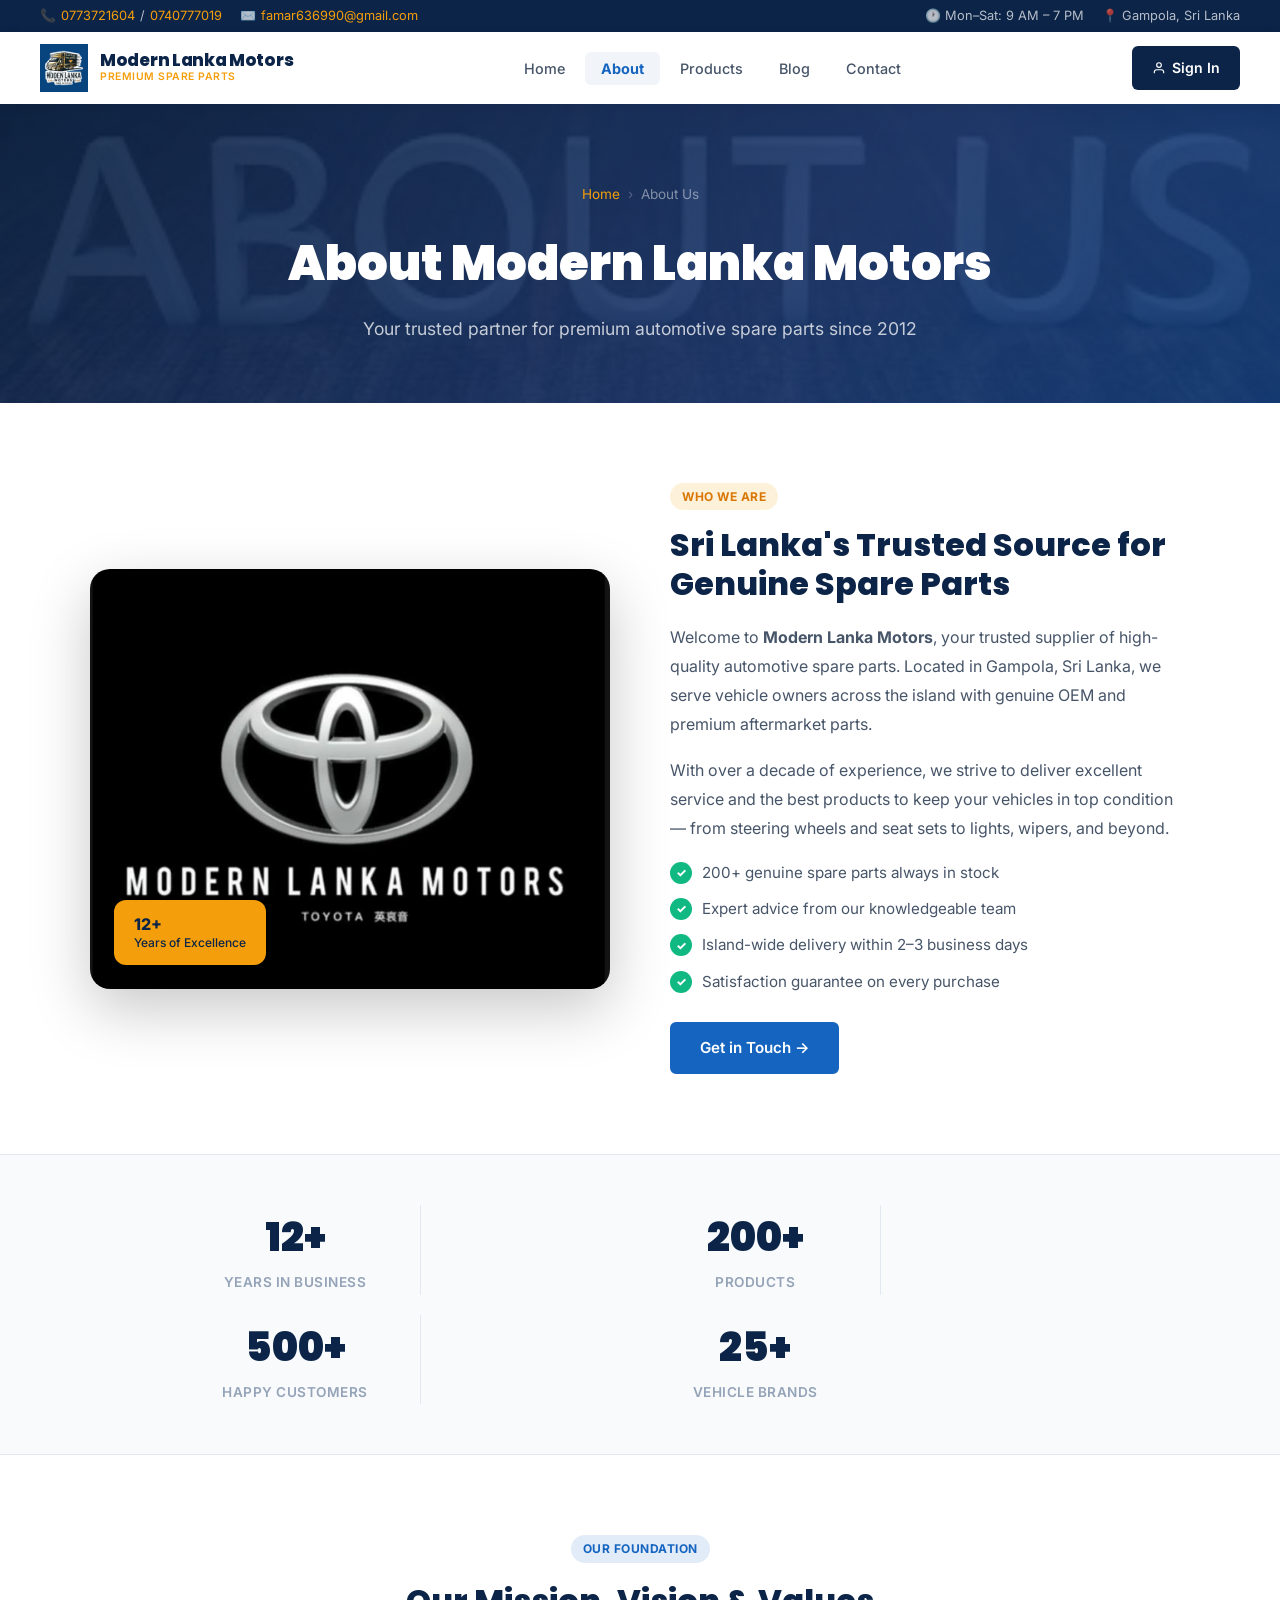
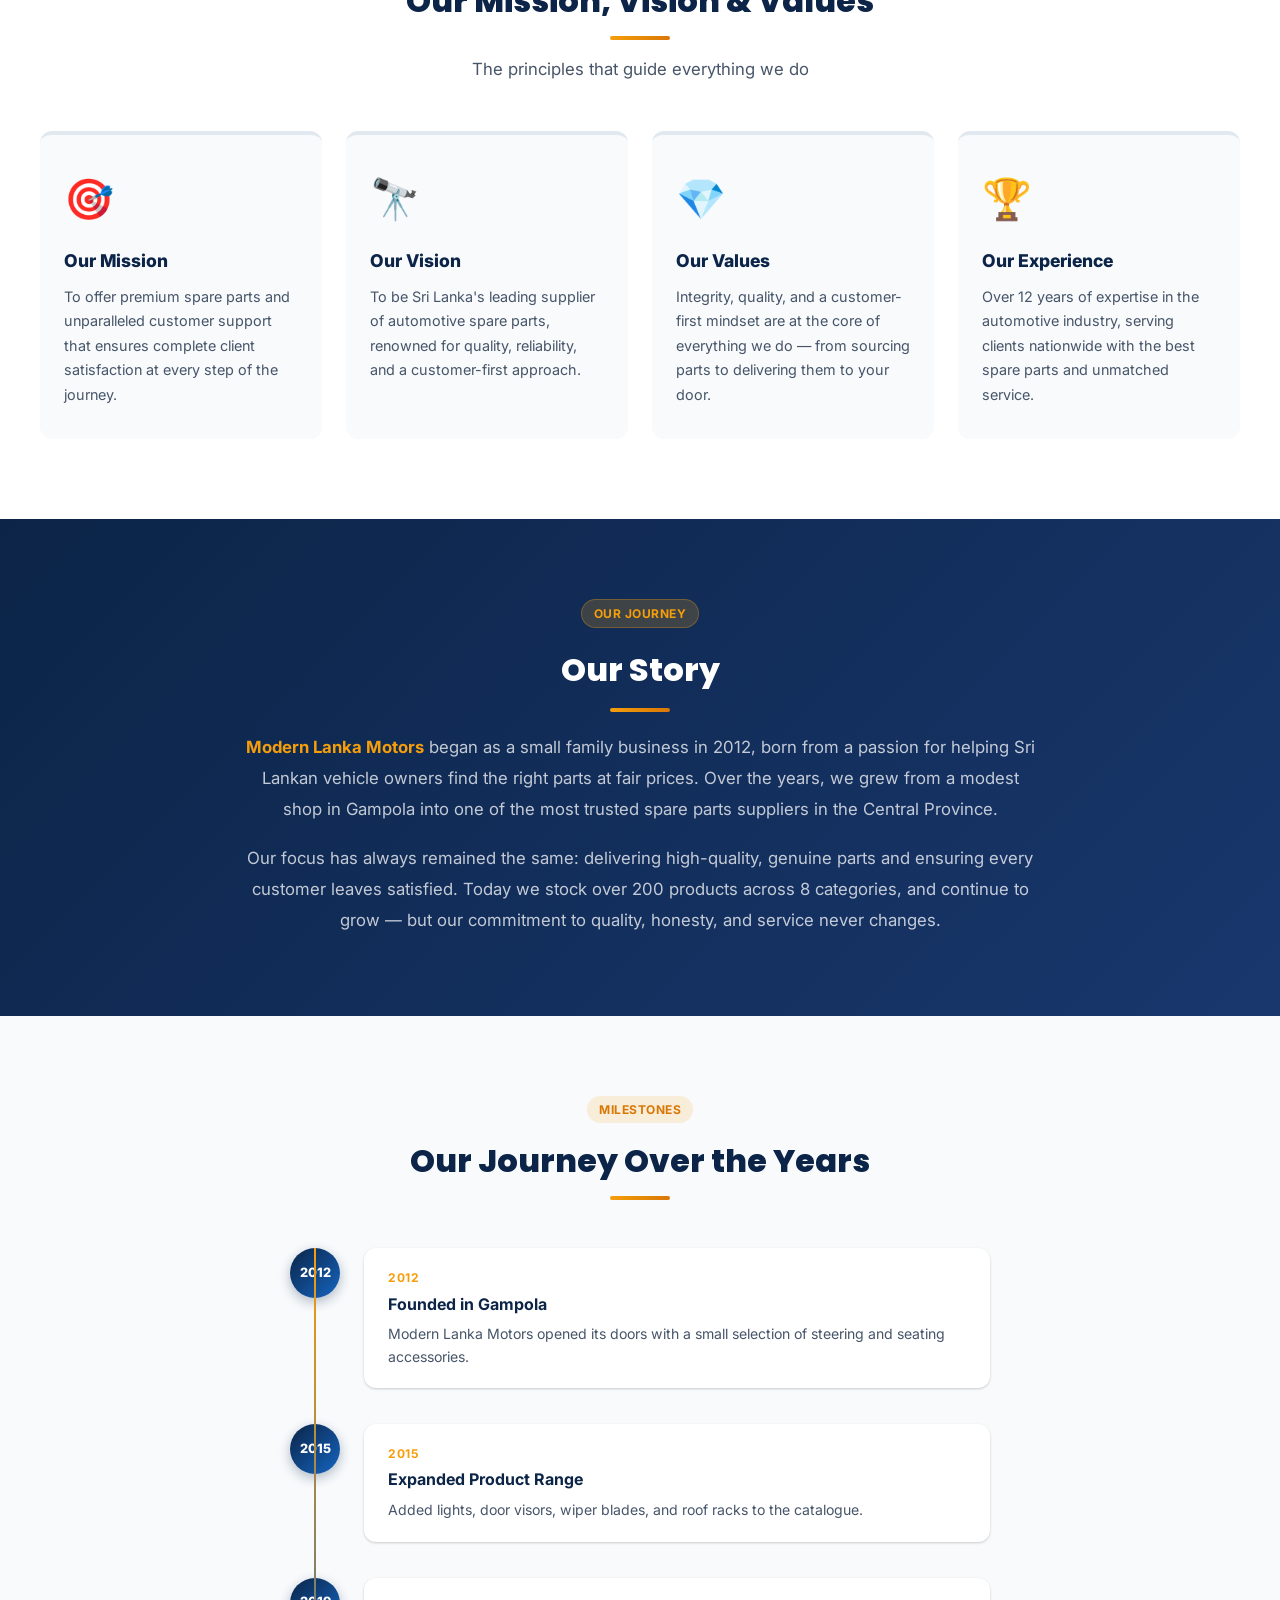
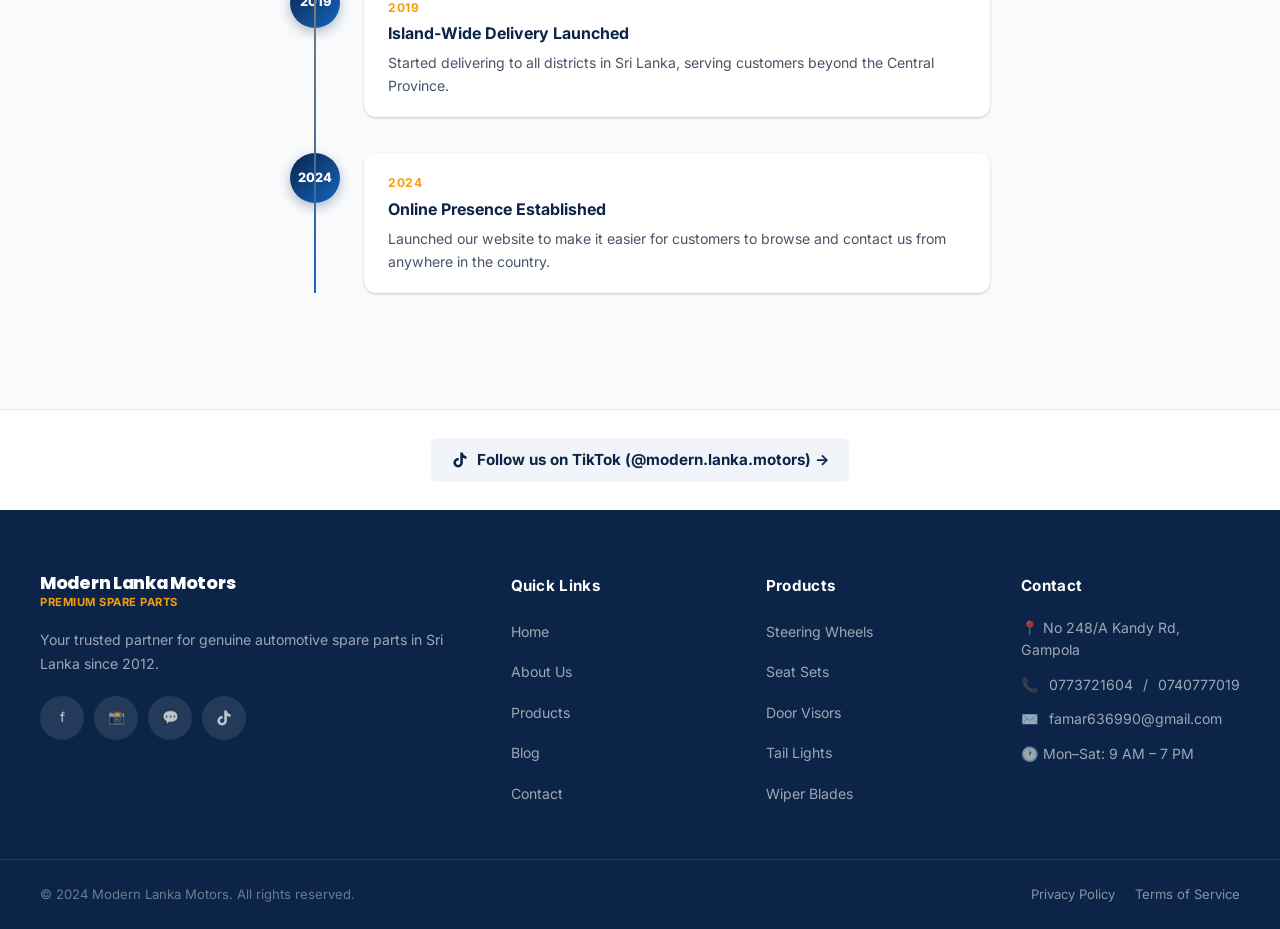
<file: About.html>
<!DOCTYPE html>
<html lang="en">
<head>
  <meta charset="UTF-8">
  <meta name="viewport" content="width=device-width, initial-scale=1.0">
  <meta name="description" content="About Modern Lanka Motors — Sri Lanka's trusted automotive spare parts supplier since 2012. Learn our mission, vision, and values.">
  <title>About Us — Modern Lanka Motors</title>
  <link rel="stylesheet" href="styles.css">
  <style>
    /* ── Page Hero ──────────────────────── */
    .page-hero {
      background: linear-gradient(135deg, var(--primary) 0%, var(--primary-light) 60%, #0d3b7a 100%);
      padding: 80px 40px 60px;
      position: relative;
      overflow: hidden;
      width: 100%;
    }
    .page-hero::before {
      content: '';
      position: absolute;
      inset: 0;
      background: url('abt.jpg') center/cover no-repeat;
      opacity: .1;
    }
    .page-hero-content { position: relative; z-index: 2; text-align: center; }
    .page-hero h1 {
      font-family: 'Poppins', sans-serif;
      font-size: clamp(2rem, 4vw, 3rem);
      font-weight: 900;
      color: var(--white);
      margin-bottom: 12px;
    }
    .page-hero p { color: rgba(255,255,255,.75); font-size: 1.1rem; }
    .breadcrumb {
      display: flex;
      align-items: center;
      justify-content: center;
      gap: 8px;
      margin-bottom: 20px;
      font-size: .85rem;
      color: rgba(255,255,255,.5);
      flex-wrap: wrap;
    }
    .breadcrumb a { color: var(--accent); }
    .breadcrumb span { opacity: .5; }

    /* ── About Intro ────────────────────── */
    .about-intro {
      padding: 80px 40px;
      background: var(--white);
    }
    .about-intro-grid {
      display: grid;
      grid-template-columns: 1fr 1fr;
      gap: 60px;
      align-items: center;
      max-width: 1100px;
      margin: 0 auto;
    }
    .about-img-wrap {
      position: relative;
      border-radius: var(--radius-lg);
      overflow: hidden;
      box-shadow: var(--shadow-xl);
    }
    .about-img-wrap img {
      width: 100%;
      height: 420px;
      object-fit: cover;
    }
    .about-img-badge {
      position: absolute;
      bottom: 24px;
      left: 24px;
      background: var(--accent);
      color: var(--primary);
      padding: 14px 20px;
      border-radius: var(--radius-md);
      font-weight: 800;
      font-size: 1rem;
      line-height: 1.3;
      box-shadow: var(--shadow-md);
    }
    .about-img-badge span { display: block; font-size: .75rem; font-weight: 500; }
    .about-text-wrap {}
    .about-text-wrap .badge-tag { margin-bottom: 16px; }
    .about-text-wrap h2 {
      font-family: 'Poppins', sans-serif;
      font-size: 2rem;
      font-weight: 800;
      color: var(--primary);
      line-height: 1.2;
      margin-bottom: 20px;
    }
    .about-text-wrap p {
      color: var(--gray-600);
      font-size: 1rem;
      line-height: 1.8;
      margin-bottom: 18px;
    }
    .about-list { list-style: none; margin-bottom: 28px; }
    .about-list li {
      display: flex;
      align-items: flex-start;
      gap: 10px;
      margin-bottom: 12px;
      color: var(--gray-600);
      font-size: .95rem;
    }
    .about-list li::before {
      content: '✓';
      background: var(--success);
      color: var(--white);
      width: 22px;
      height: 22px;
      border-radius: 50%;
      display: flex;
      align-items: center;
      justify-content: center;
      font-size: .75rem;
      font-weight: 800;
      flex-shrink: 0;
      margin-top: 1px;
    }

    /* ── Stats Bar ──────────────────────── */
    .stats-bar {
      background: var(--off-white);
      padding: 50px 40px;
      border-top: 1px solid var(--gray-200);
      border-bottom: 1px solid var(--gray-200);
    }
    .stats-row {
      display: grid;
      grid-template-columns: repeat(4, 1fr);
      gap: 20px;
      max-width: 900px;
      margin: 0 auto;
    }
    .stat-item { text-align: center; }
    .stat-number {
      font-family: 'Poppins', sans-serif;
      font-size: 2.5rem;
      font-weight: 900;
      color: var(--primary);
      display: block;
    }
    .stat-lbl { font-size: .85rem; color: var(--gray-400); font-weight: 600; text-transform: uppercase; letter-spacing: .5px; }
    .stat-divider {
      width: 1px;
      background: var(--gray-200);
      align-self: stretch;
    }

    /* ── Values ─────────────────────────── */
    .values-section {
      padding: 80px 40px;
      background: var(--white);
    }
    .values-grid {
      display: grid;
      grid-template-columns: repeat(auto-fit, minmax(240px, 1fr));
      gap: 24px;
      margin-top: 48px;
    }
    .value-card {
      background: var(--off-white);
      border-radius: var(--radius-md);
      padding: 32px 24px;
      transition: var(--transition);
      border-top: 4px solid var(--gray-200);
      position: relative;
      overflow: hidden;
    }
    .value-card::after {
      content: '';
      position: absolute;
      bottom: 0;
      left: 0;
      right: 0;
      height: 3px;
      background: var(--accent);
      transform: scaleX(0);
      transition: var(--transition);
    }
    .value-card:hover { transform: translateY(-4px); box-shadow: var(--shadow-md); border-top-color: var(--accent); }
    .value-card:hover::after { transform: scaleX(1); }
    .value-icon {
      font-size: 2.5rem;
      margin-bottom: 16px;
      display: block;
    }
    .value-card h3 {
      font-weight: 800;
      font-size: 1.1rem;
      color: var(--primary);
      margin-bottom: 10px;
    }
    .value-card p { color: var(--gray-600); font-size: .9rem; line-height: 1.7; }

    /* ── Story ──────────────────────────── */
    .story-section {
      padding: 80px 40px;
      background: linear-gradient(135deg, var(--primary) 0%, var(--primary-light) 100%);
    }
    .story-inner {
      max-width: 800px;
      margin: 0 auto;
      text-align: center;
    }
    .story-section .section-title { color: var(--white); }
    .story-section .accent-line { margin: 12px auto 20px; }
    .story-section p {
      color: rgba(255,255,255,.75);
      font-size: 1.05rem;
      line-height: 1.85;
    }

    /* ── Timeline ───────────────────────── */
    .timeline {
      padding: 80px 40px;
      background: var(--off-white);
    }
    .timeline-items {
      max-width: 700px;
      margin: 48px auto 0;
      position: relative;
    }
    .timeline-items::before {
      content: '';
      position: absolute;
      left: 24px;
      top: 0;
      bottom: 0;
      width: 2px;
      background: linear-gradient(to bottom, var(--accent), var(--blue));
    }
    .timeline-item {
      display: flex;
      gap: 24px;
      margin-bottom: 36px;
      align-items: flex-start;
    }
    .timeline-dot {
      width: 50px;
      height: 50px;
      border-radius: 50%;
      background: linear-gradient(135deg, var(--primary), var(--blue));
      display: flex;
      align-items: center;
      justify-content: center;
      color: var(--white);
      font-weight: 800;
      font-size: .8rem;
      flex-shrink: 0;
      box-shadow: 0 4px 12px rgba(11,36,71,.3);
    }
    .timeline-body {
      background: var(--white);
      border-radius: var(--radius-md);
      padding: 20px 24px;
      flex: 1;
      box-shadow: var(--shadow-sm);
    }
    .timeline-year { font-size: .75rem; font-weight: 700; color: var(--accent); letter-spacing: .5px; margin-bottom: 4px; }
    .timeline-body h4 { font-weight: 700; color: var(--primary); margin-bottom: 6px; }
    .timeline-body p { font-size: .88rem; color: var(--gray-600); line-height: 1.6; }

    /* ── Responsive Overrides for About ─── */
    @media (max-width: 1024px) {
      .about-intro-grid {
        gap: 40px;
      }
      .values-grid {
        grid-template-columns: repeat(2, 1fr);
      }
    }

    @media (max-width: 768px) {
      .page-hero {
        padding: 50px 20px 40px;
      }
      .about-intro {
        padding: 50px 20px;
      }
      .about-intro-grid {
        grid-template-columns: 1fr;
        gap: 36px;
      }
      .about-img-wrap img {
        height: auto;
        max-height: 350px;
      }
      .about-text-wrap h2 {
        font-size: 1.6rem;
      }
      .about-text-wrap .btn-blue {
        width: 100%;
        justify-content: center;
      }
      .stats-bar {
        padding: 36px 20px;
      }
      .stats-row {
        grid-template-columns: repeat(2, 1fr);
        gap: 24px 16px;
      }
      .stat-divider {
        display: none;
      }
      .stat-number {
        font-size: 2rem;
      }
      .values-section {
        padding: 50px 20px;
      }
      .values-grid {
        grid-template-columns: repeat(2, 1fr);
        gap: 16px;
        margin-top: 32px;
      }
      .story-section {
        padding: 50px 20px;
      }
      .timeline {
        padding: 50px 20px;
      }
      .timeline-items {
        margin-top: 32px;
      }
      .timeline-item {
        gap: 16px;
      }
    }

    @media (max-width: 480px) {
      .page-hero {
        padding: 40px 16px 30px;
      }
      .about-img-badge {
        bottom: 14px;
        left: 14px;
        padding: 8px 14px;
        font-size: .88rem;
      }
      .about-text-wrap h2 {
        font-size: 1.4rem;
      }
      .stats-bar {
        padding: 28px 16px;
      }
      .values-section {
        padding: 40px 16px;
      }
      .values-grid {
        grid-template-columns: 1fr;
        gap: 14px;
      }
      .story-section {
        padding: 40px 16px;
      }
      .timeline {
        padding: 40px 16px;
      }
      .timeline-dot {
        width: 42px;
        height: 42px;
        font-size: .75rem;
      }
      .timeline-items::before {
        left: 20px;
      }
      .timeline-body {
        padding: 16px;
      }
    }
  </style>
</head>
<body>

  <!-- Top Bar -->
  <div class="top-bar">
    <div class="top-bar-left">
      <span>📞 <a href="tel:0773721604">0773721604</a> / <a href="tel:0740777019">0740777019</a></span>
      <span>✉️ <a href="mailto:famar636990@gmail.com">famar636990@gmail.com</a></span>
    </div>
    <div class="top-bar-right">
      <span>🕐 Mon–Sat: 9 AM – 7 PM</span>
      <span>📍 Gampola, Sri Lanka</span>
    </div>
  </div>

  <!-- Navbar -->
  <nav class="navbar" id="mainNav">
    <a href="index.html" class="navbar-brand">
      <img src="Logo.jpg" alt="Modern Lanka Motors Logo">
      <div class="brand-text">
        <span class="brand-name">Modern Lanka Motors</span>
        <span class="brand-tagline">Premium Spare Parts</span>
      </div>
    </a>

    <!-- Hamburger Toggle Button -->
    <button class="nav-toggle" id="navToggle" aria-label="Toggle navigation" aria-expanded="false">
      <span></span>
      <span></span>
      <span></span>
    </button>

    <div class="nav-menu" id="navMenu">
      <ul class="nav-links">
        <li><a href="index.html">Home</a></li>
        <li><a href="About.html" class="active">About</a></li>
        <li><a href="Products.html">Products</a></li>
        <li><a href="blgg.html">Blog</a></li>
        <li><a href="contact.html">Contact</a></li>
      </ul>
      <div class="nav-actions">
        <div class="nav-action-btns">
          <a href="sign-in.html" class="btn-signin">
            <svg width="14" height="14" viewBox="0 0 24 24" fill="none" stroke="currentColor" stroke-width="2"><path d="M20 21v-2a4 4 0 0 0-4-4H8a4 4 0 0 0-4 4v2"/><circle cx="12" cy="7" r="4"/></svg>
            Sign In
          </a>
        </div>
      </div>
    </div>
  </nav>

  <!-- Page Hero -->
  <div class="page-hero">
    <div class="page-hero-content">
      <div class="breadcrumb">
        <a href="index.html">Home</a>
        <span>›</span>
        <span style="color:rgba(255,255,255,.9)">About Us</span>
      </div>
      <h1>About Modern Lanka Motors</h1>
      <p>Your trusted partner for premium automotive spare parts since 2012</p>
    </div>
  </div>

  <!-- About Intro -->
  <section class="about-intro">
    <div class="about-intro-grid">
      <div class="about-img-wrap">
        <img src="Moden Lanka Moters.jpg" alt="Modern Lanka Motors Shop">
        <div class="about-img-badge">
          12+ <span>Years of Excellence</span>
        </div>
      </div>
      <div class="about-text-wrap">
        <span class="badge-tag badge-accent">Who We Are</span>
        <h2>Sri Lanka's Trusted Source for Genuine Spare Parts</h2>
        <p>Welcome to <strong>Modern Lanka Motors</strong>, your trusted supplier of high-quality automotive spare parts. Located in Gampola, Sri Lanka, we serve vehicle owners across the island with genuine OEM and premium aftermarket parts.</p>
        <p>With over a decade of experience, we strive to deliver excellent service and the best products to keep your vehicles in top condition — from steering wheels and seat sets to lights, wipers, and beyond.</p>
        <ul class="about-list">
          <li>200+ genuine spare parts always in stock</li>
          <li>Expert advice from our knowledgeable team</li>
          <li>Island-wide delivery within 2–3 business days</li>
          <li>Satisfaction guarantee on every purchase</li>
        </ul>
        <a href="contact.html" class="btn btn-blue">Get in Touch →</a>
      </div>
    </div>
  </section>

  <!-- Stats Bar -->
  <div class="stats-bar">
    <div class="stats-row">
      <div class="stat-item">
        <span class="stat-number">12+</span>
        <span class="stat-lbl">Years in Business</span>
      </div>
      <div class="stat-divider"></div>
      <div class="stat-item">
        <span class="stat-number">200+</span>
        <span class="stat-lbl">Products</span>
      </div>
      <div class="stat-divider"></div>
      <div class="stat-item">
        <span class="stat-number">500+</span>
        <span class="stat-lbl">Happy Customers</span>
      </div>
      <div class="stat-divider"></div>
      <div class="stat-item">
        <span class="stat-number">25+</span>
        <span class="stat-lbl">Vehicle Brands</span>
      </div>
    </div>
  </div>

  <!-- Values -->
  <section class="values-section">
    <div class="container">
      <div class="section-header">
        <span class="badge-tag badge-blue">Our Foundation</span>
        <h2 class="section-title" style="margin-top:12px;">Our Mission, Vision &amp; Values</h2>
        <div class="accent-line"></div>
        <p class="section-subtitle">The principles that guide everything we do</p>
      </div>
      <div class="values-grid">
        <div class="value-card">
          <span class="value-icon">🎯</span>
          <h3>Our Mission</h3>
          <p>To offer premium spare parts and unparalleled customer support that ensures complete client satisfaction at every step of the journey.</p>
        </div>
        <div class="value-card">
          <span class="value-icon">🔭</span>
          <h3>Our Vision</h3>
          <p>To be Sri Lanka's leading supplier of automotive spare parts, renowned for quality, reliability, and a customer-first approach.</p>
        </div>
        <div class="value-card">
          <span class="value-icon">💎</span>
          <h3>Our Values</h3>
          <p>Integrity, quality, and a customer-first mindset are at the core of everything we do — from sourcing parts to delivering them to your door.</p>
        </div>
        <div class="value-card">
          <span class="value-icon">🏆</span>
          <h3>Our Experience</h3>
          <p>Over 12 years of expertise in the automotive industry, serving clients nationwide with the best spare parts and unmatched service.</p>
        </div>
      </div>
    </div>
  </section>

  <!-- Story Section -->
  <section class="story-section">
    <div class="story-inner">
      <span class="badge-tag" style="background:rgba(245,158,11,.2);color:var(--accent);border:1px solid rgba(245,158,11,.3);">Our Journey</span>
      <h2 class="section-title" style="margin-top:16px;">Our Story</h2>
      <div class="accent-line"></div>
      <p>
        <strong style="color:var(--accent);">Modern Lanka Motors</strong> began as a small family business in 2012, born from a passion for helping Sri Lankan vehicle owners find the right parts at fair prices. Over the years, we grew from a modest shop in Gampola into one of the most trusted spare parts suppliers in the Central Province.
      </p>
      <p style="margin-top:18px;">
        Our focus has always remained the same: delivering high-quality, genuine parts and ensuring every customer leaves satisfied. Today we stock over 200 products across 8 categories, and continue to grow — but our commitment to quality, honesty, and service never changes.
      </p>
    </div>
  </section>

  <!-- Timeline -->
  <section class="timeline">
    <div class="container">
      <div class="section-header">
        <span class="badge-tag badge-accent">Milestones</span>
        <h2 class="section-title" style="margin-top:12px;">Our Journey Over the Years</h2>
        <div class="accent-line"></div>
      </div>
      <div class="timeline-items">
        <div class="timeline-item">
          <div class="timeline-dot">2012</div>
          <div class="timeline-body">
            <div class="timeline-year">2012</div>
            <h4>Founded in Gampola</h4>
            <p>Modern Lanka Motors opened its doors with a small selection of steering and seating accessories.</p>
          </div>
        </div>
        <div class="timeline-item">
          <div class="timeline-dot">2015</div>
          <div class="timeline-body">
            <div class="timeline-year">2015</div>
            <h4>Expanded Product Range</h4>
            <p>Added lights, door visors, wiper blades, and roof racks to the catalogue.</p>
          </div>
        </div>
        <div class="timeline-item">
          <div class="timeline-dot">2019</div>
          <div class="timeline-body">
            <div class="timeline-year">2019</div>
            <h4>Island-Wide Delivery Launched</h4>
            <p>Started delivering to all districts in Sri Lanka, serving customers beyond the Central Province.</p>
          </div>
        </div>
        <div class="timeline-item">
          <div class="timeline-dot">2024</div>
          <div class="timeline-body">
            <div class="timeline-year">2024</div>
            <h4>Online Presence Established</h4>
            <p>Launched our website to make it easier for customers to browse and contact us from anywhere in the country.</p>
          </div>
        </div>
      </div>
    </div>
  </section>

  <!-- Follow us on TikTok -->
  <div style="text-align:center;padding:28px 20px;background:var(--white);border-top:1px solid var(--gray-200);">
    <a href="https://www.tiktok.com/@modern.lanka.motors" target="_blank" rel="noopener noreferrer" style="display:inline-flex;align-items:center;gap:8px;color:var(--primary);font-weight:700;font-size:0.95rem;min-height:44px;padding:10px 20px;border-radius:var(--radius-sm);background:var(--gray-100);transition:var(--transition);" onmouseover="this.style.background='var(--gray-200)'" onmouseout="this.style.background='var(--gray-100)'">
      <svg width="18" height="18" viewBox="0 0 24 24" fill="currentColor"><path d="M19.59 6.69a4.83 4.83 0 0 1-3.77-4.25V2h-3.45v13.67a2.89 2.89 0 0 1-5.2 1.74 2.89 2.89 0 0 1 2.31-4.64c.29 0 .58.04.85.11V9.37a6.33 6.33 0 0 0-.85-.06 6.34 6.34 0 0 0-6.34 6.34 6.34 6.34 0 0 0 6.34 6.34 6.34 6.34 0 0 0 6.34-6.34V9.05a8.28 8.28 0 0 0 4.84 1.54V7.15c-.37 0-.74-.08-1.07-.46z"/></svg>
      Follow us on TikTok (@modern.lanka.motors) →
    </a>
  </div>

  <!-- Footer -->
  <footer class="footer">
    <div class="footer-grid">
      <div class="footer-brand">
        <div class="brand-text" style="margin-bottom:12px;">
          <span class="brand-name" style="color:white;font-family:'Poppins',sans-serif;font-weight:800;font-size:1.1rem;">Modern Lanka Motors</span>
          <span class="brand-tagline" style="color:var(--accent);font-size:.7rem;font-weight:700;letter-spacing:.5px;text-transform:uppercase;">Premium Spare Parts</span>
        </div>
        <p>Your trusted partner for genuine automotive spare parts in Sri Lanka since 2012.</p>
        <div class="footer-social" style="margin-top:20px;">
          <a href="#" class="social-btn" title="Facebook">f</a>
          <a href="#" class="social-btn" title="Instagram">📸</a>
          <a href="https://wa.me/94773721604" class="social-btn" title="WhatsApp">💬</a>
          <a href="https://www.tiktok.com/@modern.lanka.motors" target="_blank" rel="noopener noreferrer" class="social-btn" aria-label="Modern Lanka Motors on TikTok" title="TikTok">
            <svg width="18" height="18" viewBox="0 0 24 24" fill="currentColor"><path d="M19.59 6.69a4.83 4.83 0 0 1-3.77-4.25V2h-3.45v13.67a2.89 2.89 0 0 1-5.2 1.74 2.89 2.89 0 0 1 2.31-4.64c.29 0 .58.04.85.11V9.37a6.33 6.33 0 0 0-.85-.06 6.34 6.34 0 0 0-6.34 6.34 6.34 6.34 0 0 0 6.34 6.34 6.34 6.34 0 0 0 6.34-6.34V9.05a8.28 8.28 0 0 0 4.84 1.54V7.15c-.37 0-.74-.08-1.07-.46z"/></svg>
          </a>
        </div>
      </div>
      <div class="footer-col">
        <h4>Quick Links</h4>
        <ul>
          <li><a href="index.html">Home</a></li>
          <li><a href="About.html">About Us</a></li>
          <li><a href="Products.html">Products</a></li>
          <li><a href="blgg.html">Blog</a></li>
          <li><a href="contact.html">Contact</a></li>
        </ul>
      </div>
      <div class="footer-col">
        <h4>Products</h4>
        <ul>
          <li><a href="Products.html">Steering Wheels</a></li>
          <li><a href="Products.html">Seat Sets</a></li>
          <li><a href="Products.html">Door Visors</a></li>
          <li><a href="Products.html">Tail Lights</a></li>
          <li><a href="Products.html">Wiper Blades</a></li>
        </ul>
      </div>
      <div class="footer-col">
        <h4>Contact</h4>
        <div class="footer-contact-item">📍 No 248/A Kandy Rd, Gampola</div>
        <div class="footer-contact-item">📞 <a href="tel:0773721604">0773721604</a> / <a href="tel:0740777019">0740777019</a></div>
        <div class="footer-contact-item">✉️ <a href="mailto:famar636990@gmail.com">famar636990@gmail.com</a></div>
        <div class="footer-contact-item">🕐 Mon–Sat: 9 AM – 7 PM</div>
      </div>
    </div>
    <div class="footer-bottom">
      <span>© 2024 Modern Lanka Motors. All rights reserved.</span>
      <div style="display:flex;gap:20px;"><a href="#">Privacy Policy</a><a href="#">Terms of Service</a></div>
    </div>
  </footer>

  <button id="scrollTop" onclick="window.scrollTo({top:0,behavior:'smooth'})" title="Back to top">
    <svg width="18" height="18" viewBox="0 0 24 24" fill="none" stroke="currentColor" stroke-width="2.5"><path d="M18 15l-6-6-6 6"/></svg>
  </button>

  <script>
    // ── Mobile Menu Toggle ─────────────────────────
    const navToggle = document.getElementById('navToggle');
    const navMenu = document.getElementById('navMenu');
    if (navToggle && navMenu) {
      navToggle.addEventListener('click', (e) => {
        e.stopPropagation();
        const isOpen = navMenu.classList.toggle('active');
        navToggle.classList.toggle('active');
        navToggle.setAttribute('aria-expanded', isOpen);
      });
      document.addEventListener('click', (e) => {
        if (!navMenu.contains(e.target) && !navToggle.contains(e.target) && navMenu.classList.contains('active')) {
          navMenu.classList.remove('active');
          navToggle.classList.remove('active');
          navToggle.setAttribute('aria-expanded', 'false');
        }
      });
    }

    // ── Scroll to Top ──────────────────────────────
    window.addEventListener('scroll', () => {
      document.getElementById('scrollTop').classList.toggle('visible', window.scrollY > 300);
    });
  </script>
</body>
</html>
</file>
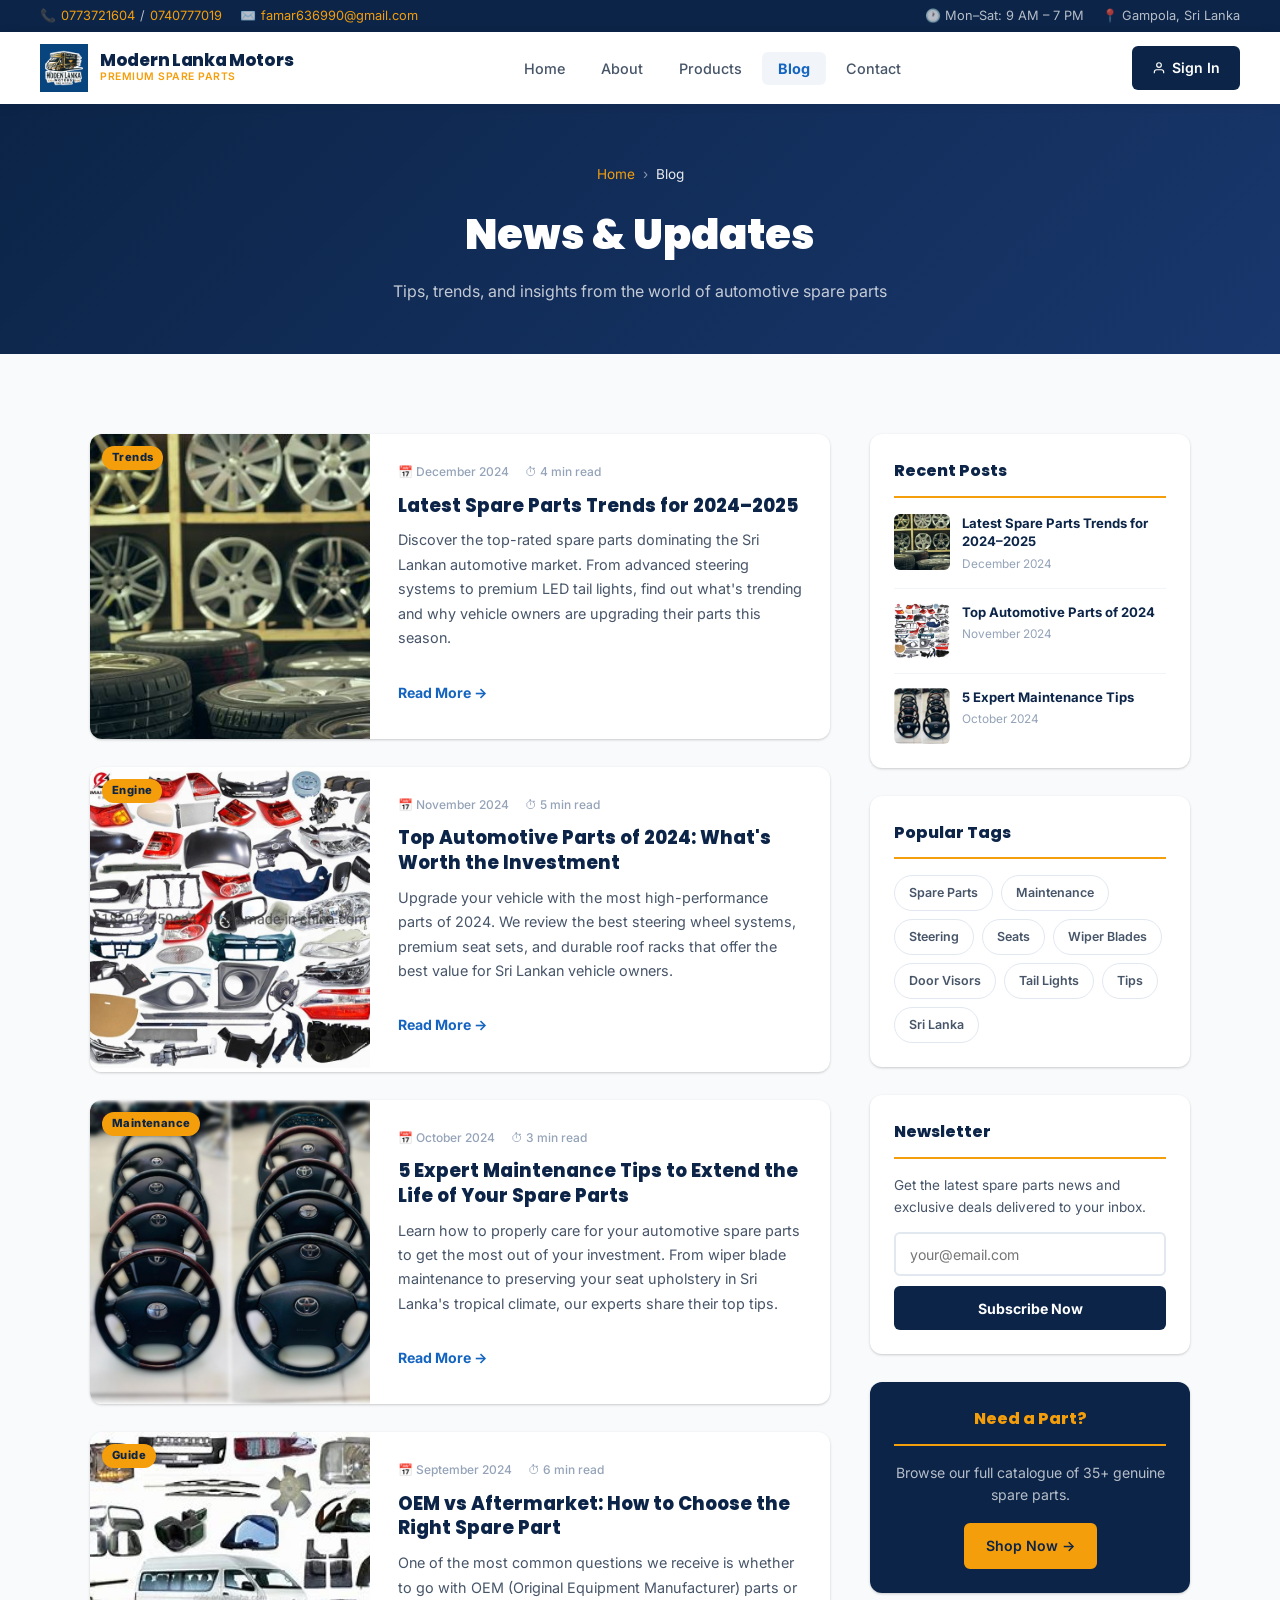
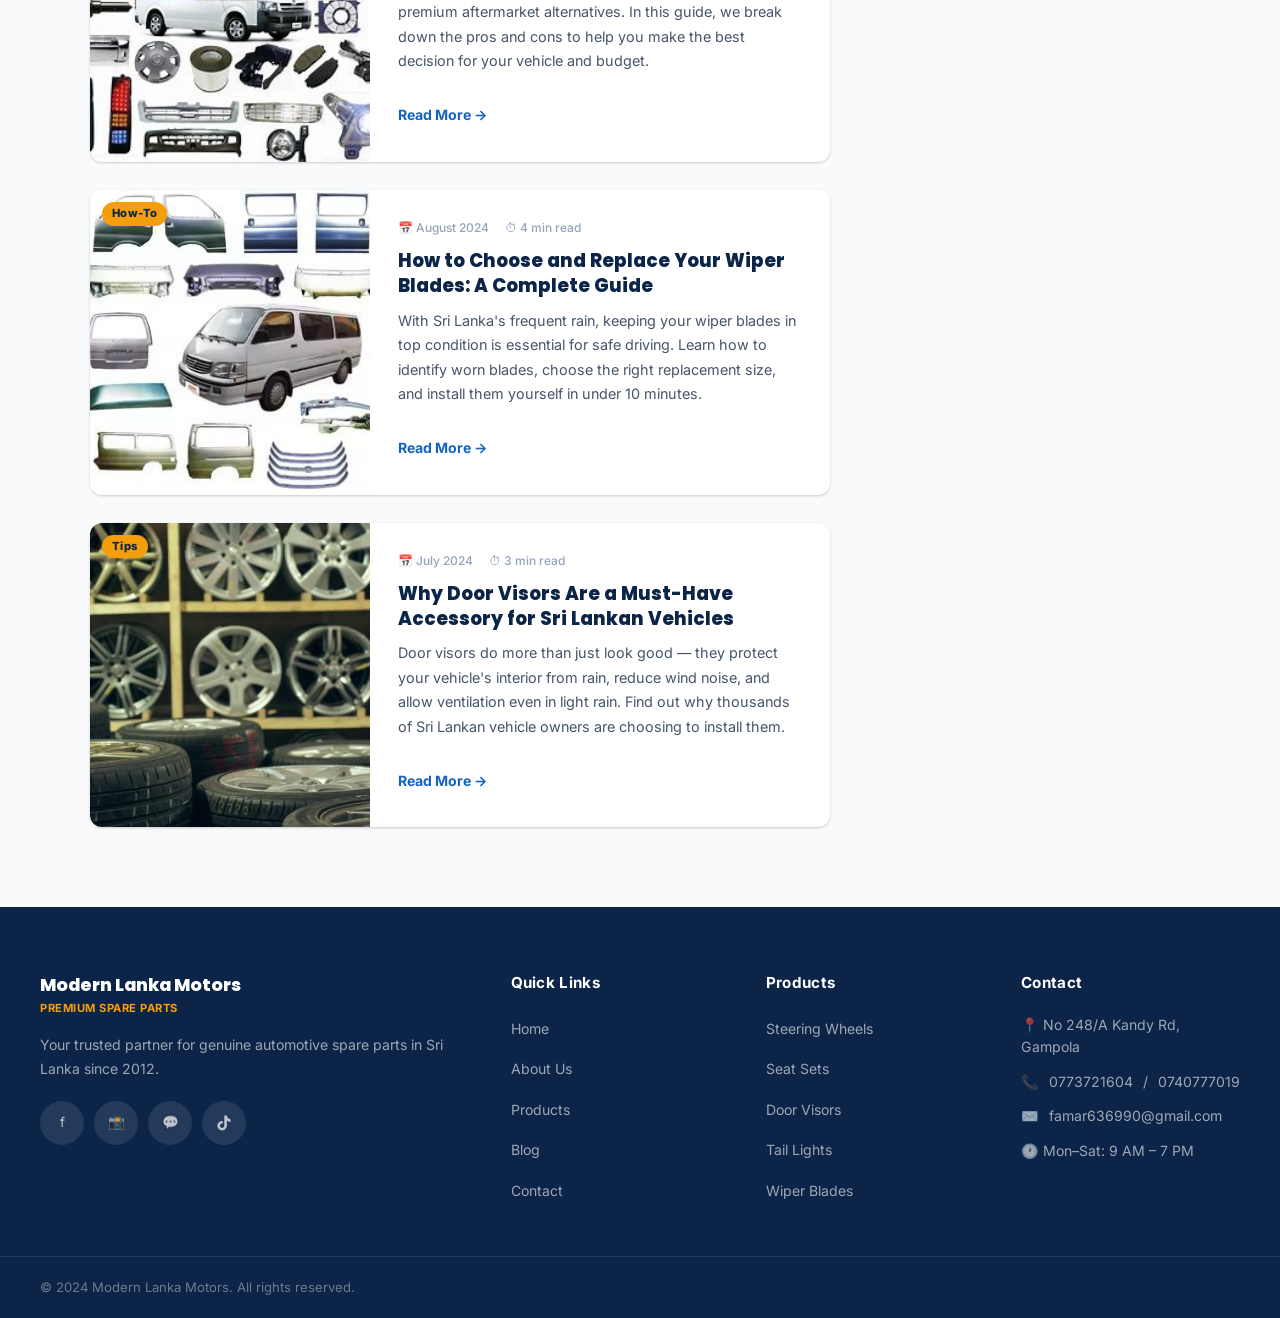
<file: blgg.html>
<!DOCTYPE html>
<html lang="en">
<head>
  <meta charset="UTF-8">
  <meta name="viewport" content="width=device-width, initial-scale=1.0">
  <meta name="description" content="Modern Lanka Motors Blog — Latest spare parts trends, maintenance tips and automotive news from Sri Lanka's trusted parts supplier.">
  <title>Blog — Modern Lanka Motors</title>
  <link rel="stylesheet" href="styles.css">
  <style>
    /* ── Page Hero ──────────────────────── */
    .page-hero {
      background: linear-gradient(135deg, var(--primary) 0%, var(--primary-light) 100%);
      padding: 60px 40px 50px;
      text-align: center;
      width: 100%;
    }
    .page-hero h1 {
      font-family: 'Poppins', sans-serif;
      font-size: clamp(1.8rem, 3.5vw, 2.6rem);
      font-weight: 900;
      color: var(--white);
      margin-bottom: 10px;
    }
    .page-hero p { color: rgba(255,255,255,.75); font-size: 1rem; }
    .breadcrumb {
      display: flex;
      align-items: center;
      justify-content: center;
      gap: 8px;
      margin-bottom: 16px;
      font-size: .85rem;
      color: rgba(255,255,255,.5);
      flex-wrap: wrap;
    }
    .breadcrumb a { color: var(--accent); }

    /* ── Blog Layout ────────────────────── */
    .blog-section {
      padding: 80px 40px;
      background: var(--off-white);
      width: 100%;
    }
    .blog-layout {
      display: grid;
      grid-template-columns: 1fr 320px;
      gap: 40px;
      max-width: 1100px;
      margin: 0 auto;
      width: 100%;
    }

    /* ── Blog Grid ──────────────────────── */
    .blog-grid {
      display: grid;
      gap: 28px;
      width: 100%;
    }
    .blog-card {
      background: var(--white);
      border-radius: var(--radius-md);
      overflow: hidden;
      box-shadow: var(--shadow-sm);
      transition: var(--transition);
      display: grid;
      grid-template-columns: 280px 1fr;
      width: 100%;
    }
    .blog-card:hover {
      transform: translateY(-4px);
      box-shadow: var(--shadow-lg);
    }
    .blog-card-img {
      position: relative;
      overflow: hidden;
    }
    .blog-card-img img {
      width: 100%;
      height: 100%;
      max-width: 100%;
      object-fit: cover;
      transition: transform .4s ease;
    }
    .blog-card:hover .blog-card-img img { transform: scale(1.06); }
    .blog-cat-tag {
      position: absolute;
      top: 12px;
      left: 12px;
      background: var(--accent);
      color: var(--primary);
      font-size: .7rem;
      font-weight: 800;
      padding: 3px 10px;
      border-radius: 100px;
      letter-spacing: .4px;
    }
    .blog-card-body { padding: 28px 28px 24px; display: flex; flex-direction: column; }
    .blog-meta {
      display: flex;
      align-items: center;
      gap: 16px;
      margin-bottom: 12px;
    }
    .blog-date, .blog-read-time {
      font-size: .75rem;
      color: var(--gray-400);
      font-weight: 500;
      display: flex;
      align-items: center;
      gap: 4px;
    }
    .blog-card-body h2 {
      font-family: 'Poppins', sans-serif;
      font-size: 1.15rem;
      font-weight: 800;
      color: var(--primary);
      margin-bottom: 10px;
      line-height: 1.35;
    }
    .blog-card-body p {
      font-size: .9rem;
      color: var(--gray-600);
      line-height: 1.7;
      margin-bottom: 20px;
      flex: 1;
    }
    .blog-read-link {
      display: inline-flex;
      align-items: center;
      gap: 6px;
      color: var(--blue);
      font-weight: 700;
      font-size: .88rem;
      transition: var(--transition);
      align-self: flex-start;
      min-height: 44px;
    }
    .blog-read-link:hover { gap: 10px; color: var(--primary); }

    /* ── Sidebar ────────────────────────── */
    .blog-sidebar { display: flex; flex-direction: column; gap: 28px; width: 100%; }
    .sidebar-widget {
      background: var(--white);
      border-radius: var(--radius-md);
      padding: 24px;
      box-shadow: var(--shadow-sm);
    }
    .sidebar-widget h3 {
      font-family: 'Poppins', sans-serif;
      font-size: 1rem;
      font-weight: 800;
      color: var(--primary);
      margin-bottom: 16px;
      padding-bottom: 12px;
      border-bottom: 2px solid var(--accent);
    }
    .recent-post {
      display: flex;
      gap: 12px;
      margin-bottom: 14px;
      padding-bottom: 14px;
      border-bottom: 1px solid var(--gray-100);
      align-items: flex-start;
    }
    .recent-post:last-child { border-bottom: none; margin-bottom: 0; padding-bottom: 0; }
    .recent-thumb {
      width: 56px;
      height: 56px;
      border-radius: var(--radius-sm);
      overflow: hidden;
      flex-shrink: 0;
      background: var(--gray-100);
    }
    .recent-thumb img { width: 100%; height: 100%; object-fit: cover; }
    .recent-title { font-weight: 700; font-size: .82rem; color: var(--primary); line-height: 1.4; margin-bottom: 4px; }
    .recent-date { font-size: .74rem; color: var(--gray-400); }
    .tag-cloud { display: flex; flex-wrap: wrap; gap: 8px; }
    .tag-pill {
      padding: 6px 14px;
      border: 1.5px solid var(--gray-200);
      border-radius: 100px;
      font-size: .78rem;
      font-weight: 600;
      color: var(--gray-600);
      cursor: pointer;
      transition: var(--transition);
      display: inline-flex;
      align-items: center;
      min-height: 36px;
    }
    .tag-pill:hover { border-color: var(--blue); color: var(--blue); background: rgba(21,101,192,.05); }
    .newsletter-form { display: flex; flex-direction: column; gap: 10px; width: 100%; }
    .newsletter-form input {
      padding: 10px 14px;
      border: 2px solid var(--gray-200);
      border-radius: var(--radius-sm);
      font-size: .88rem;
      outline: none;
      font-family: 'Inter', sans-serif;
      transition: var(--transition);
      min-height: 44px;
      width: 100%;
    }
    .newsletter-form input:focus { border-color: var(--blue); }
    .newsletter-form button {
      background: var(--primary);
      color: var(--white);
      border: none;
      padding: 10px;
      border-radius: var(--radius-sm);
      font-weight: 700;
      cursor: pointer;
      font-family: 'Inter', sans-serif;
      font-size: .88rem;
      transition: var(--transition);
      min-height: 44px;
      width: 100%;
    }
    .newsletter-form button:hover { background: var(--blue); }

    /* ── Responsive Overrides for Blog ──── */
    @media (max-width: 1024px) {
      .blog-layout {
        gap: 30px;
      }
      .blog-card {
        grid-template-columns: 240px 1fr;
      }
    }

    @media (max-width: 768px) {
      .page-hero {
        padding: 44px 20px 36px;
      }
      .blog-section {
        padding: 40px 20px 60px;
      }
      .blog-layout {
        grid-template-columns: 1fr;
        gap: 36px;
      }
      .blog-card {
        grid-template-columns: 1fr;
      }
      .blog-card-img {
        height: 200px;
        width: 100%;
      }
      .blog-card-body {
        padding: 20px;
      }
      .newsletter-form input {
        font-size: 16px;
      }
    }

    @media (max-width: 480px) {
      .page-hero {
        padding: 36px 16px 28px;
      }
      .page-hero h1 {
        font-size: 1.6rem;
      }
      .blog-section {
        padding: 30px 16px 50px;
      }
      .blog-card-body {
        padding: 18px 14px;
      }
      .blog-card-body h2 {
        font-size: 1.05rem;
      }
      .blog-card-img {
        height: 180px;
      }
    }
  </style>
</head>
<body>

  <!-- Top Bar -->
  <div class="top-bar">
    <div class="top-bar-left">
      <span>📞 <a href="tel:0773721604">0773721604</a> / <a href="tel:0740777019">0740777019</a></span>
      <span>✉️ <a href="mailto:famar636990@gmail.com">famar636990@gmail.com</a></span>
    </div>
    <div class="top-bar-right">
      <span>🕐 Mon–Sat: 9 AM – 7 PM</span>
      <span>📍 Gampola, Sri Lanka</span>
    </div>
  </div>

  <!-- Navbar -->
  <nav class="navbar" id="mainNav">
    <a href="index.html" class="navbar-brand">
      <img src="Logo.jpg" alt="Modern Lanka Motors Logo">
      <div class="brand-text">
        <span class="brand-name">Modern Lanka Motors</span>
        <span class="brand-tagline">Premium Spare Parts</span>
      </div>
    </a>

    <!-- Hamburger Toggle Button -->
    <button class="nav-toggle" id="navToggle" aria-label="Toggle navigation" aria-expanded="false">
      <span></span>
      <span></span>
      <span></span>
    </button>

    <div class="nav-menu" id="navMenu">
      <ul class="nav-links">
        <li><a href="index.html">Home</a></li>
        <li><a href="About.html">About</a></li>
        <li><a href="Products.html">Products</a></li>
        <li><a href="blgg.html" class="active">Blog</a></li>
        <li><a href="contact.html">Contact</a></li>
      </ul>
      <div class="nav-actions">
        <div class="nav-action-btns">
          <a href="sign-in.html" class="btn-signin">
            <svg width="14" height="14" viewBox="0 0 24 24" fill="none" stroke="currentColor" stroke-width="2"><path d="M20 21v-2a4 4 0 0 0-4-4H8a4 4 0 0 0-4 4v2"/><circle cx="12" cy="7" r="4"/></svg>
            Sign In
          </a>
        </div>
      </div>
    </div>
  </nav>

  <!-- Page Hero -->
  <div class="page-hero">
    <div class="breadcrumb">
      <a href="index.html">Home</a>
      <span>›</span>
      <span style="color:rgba(255,255,255,.9)">Blog</span>
    </div>
    <h1>News &amp; Updates</h1>
    <p>Tips, trends, and insights from the world of automotive spare parts</p>
  </div>

  <!-- Blog Section -->
  <section class="blog-section">
    <div class="blog-layout">

      <!-- Blog Articles -->
      <div class="blog-grid">

        <!-- Post 1 -->
        <article class="blog-card">
          <div class="blog-card-img">
            <img src="istockphoto-920823212-612x612.jpg" alt="Latest Spare Parts Trends">
            <span class="blog-cat-tag">Trends</span>
          </div>
          <div class="blog-card-body">
            <div class="blog-meta">
              <span class="blog-date">📅 December 2024</span>
              <span class="blog-read-time">⏱ 4 min read</span>
            </div>
            <h2>Latest Spare Parts Trends for 2024–2025</h2>
            <p>Discover the top-rated spare parts dominating the Sri Lankan automotive market. From advanced steering systems to premium LED tail lights, find out what's trending and why vehicle owners are upgrading their parts this season.</p>
            <a href="#" class="blog-read-link">Read More →</a>
          </div>
        </article>

        <!-- Post 2 -->
        <article class="blog-card">
          <div class="blog-card-img">
            <img src="cde.jpg" alt="Top Engine Parts">
            <span class="blog-cat-tag">Engine</span>
          </div>
          <div class="blog-card-body">
            <div class="blog-meta">
              <span class="blog-date">📅 November 2024</span>
              <span class="blog-read-time">⏱ 5 min read</span>
            </div>
            <h2>Top Automotive Parts of 2024: What's Worth the Investment</h2>
            <p>Upgrade your vehicle with the most high-performance parts of 2024. We review the best steering wheel systems, premium seat sets, and durable roof racks that offer the best value for Sri Lankan vehicle owners.</p>
            <a href="#" class="blog-read-link">Read More →</a>
          </div>
        </article>

        <!-- Post 3 -->
        <article class="blog-card">
          <div class="blog-card-img">
            <img src="efghi.jpg" alt="Maintenance Tips">
            <span class="blog-cat-tag">Maintenance</span>
          </div>
          <div class="blog-card-body">
            <div class="blog-meta">
              <span class="blog-date">📅 October 2024</span>
              <span class="blog-read-time">⏱ 3 min read</span>
            </div>
            <h2>5 Expert Maintenance Tips to Extend the Life of Your Spare Parts</h2>
            <p>Learn how to properly care for your automotive spare parts to get the most out of your investment. From wiper blade maintenance to preserving your seat upholstery in Sri Lanka's tropical climate, our experts share their top tips.</p>
            <a href="#" class="blog-read-link">Read More →</a>
          </div>
        </article>

        <!-- Post 4 -->
        <article class="blog-card">
          <div class="blog-card-img">
            <img src="OIP (5).jpg" alt="Choosing the Right Parts">
            <span class="blog-cat-tag">Guide</span>
          </div>
          <div class="blog-card-body">
            <div class="blog-meta">
              <span class="blog-date">📅 September 2024</span>
              <span class="blog-read-time">⏱ 6 min read</span>
            </div>
            <h2>OEM vs Aftermarket: How to Choose the Right Spare Part</h2>
            <p>One of the most common questions we receive is whether to go with OEM (Original Equipment Manufacturer) parts or premium aftermarket alternatives. In this guide, we break down the pros and cons to help you make the best decision for your vehicle and budget.</p>
            <a href="#" class="blog-read-link">Read More →</a>
          </div>
        </article>

        <!-- Post 5 -->
        <article class="blog-card">
          <div class="blog-card-img">
            <img src="acc.jpg" alt="Wiper Blades Guide">
            <span class="blog-cat-tag">How-To</span>
          </div>
          <div class="blog-card-body">
            <div class="blog-meta">
              <span class="blog-date">📅 August 2024</span>
              <span class="blog-read-time">⏱ 4 min read</span>
            </div>
            <h2>How to Choose and Replace Your Wiper Blades: A Complete Guide</h2>
            <p>With Sri Lanka's frequent rain, keeping your wiper blades in top condition is essential for safe driving. Learn how to identify worn blades, choose the right replacement size, and install them yourself in under 10 minutes.</p>
            <a href="#" class="blog-read-link">Read More →</a>
          </div>
        </article>

        <!-- Post 6 -->
        <article class="blog-card">
          <div class="blog-card-img">
            <img src="istockphoto-920823212-612x612.jpg" alt="Door Visors Benefits">
            <span class="blog-cat-tag">Tips</span>
          </div>
          <div class="blog-card-body">
            <div class="blog-meta">
              <span class="blog-date">📅 July 2024</span>
              <span class="blog-read-time">⏱ 3 min read</span>
            </div>
            <h2>Why Door Visors Are a Must-Have Accessory for Sri Lankan Vehicles</h2>
            <p>Door visors do more than just look good — they protect your vehicle's interior from rain, reduce wind noise, and allow ventilation even in light rain. Find out why thousands of Sri Lankan vehicle owners are choosing to install them.</p>
            <a href="#" class="blog-read-link">Read More →</a>
          </div>
        </article>

      </div><!-- /.blog-grid -->

      <!-- Sidebar -->
      <aside class="blog-sidebar">

        <div class="sidebar-widget">
          <h3>Recent Posts</h3>
          <div class="recent-post">
            <div class="recent-thumb"><img src="istockphoto-920823212-612x612.jpg" alt="Post"></div>
            <div>
              <div class="recent-title">Latest Spare Parts Trends for 2024–2025</div>
              <div class="recent-date">December 2024</div>
            </div>
          </div>
          <div class="recent-post">
            <div class="recent-thumb"><img src="cde.jpg" alt="Post"></div>
            <div>
              <div class="recent-title">Top Automotive Parts of 2024</div>
              <div class="recent-date">November 2024</div>
            </div>
          </div>
          <div class="recent-post">
            <div class="recent-thumb"><img src="efghi.jpg" alt="Post"></div>
            <div>
              <div class="recent-title">5 Expert Maintenance Tips</div>
              <div class="recent-date">October 2024</div>
            </div>
          </div>
        </div>

        <div class="sidebar-widget">
          <h3>Popular Tags</h3>
          <div class="tag-cloud">
            <span class="tag-pill">Spare Parts</span>
            <span class="tag-pill">Maintenance</span>
            <span class="tag-pill">Steering</span>
            <span class="tag-pill">Seats</span>
            <span class="tag-pill">Wiper Blades</span>
            <span class="tag-pill">Door Visors</span>
            <span class="tag-pill">Tail Lights</span>
            <span class="tag-pill">Tips</span>
            <span class="tag-pill">Sri Lanka</span>
          </div>
        </div>

        <div class="sidebar-widget">
          <h3>Newsletter</h3>
          <p style="font-size:.85rem;color:var(--gray-600);margin-bottom:14px;">Get the latest spare parts news and exclusive deals delivered to your inbox.</p>
          <form class="newsletter-form" onsubmit="subscribeNewsletter(event)">
            <input type="email" placeholder="your@email.com" required>
            <button type="submit">Subscribe Now</button>
          </form>
        </div>

        <div class="sidebar-widget" style="background:var(--primary);color:white;text-align:center;">
          <h3 style="color:var(--accent);">Need a Part?</h3>
          <p style="color:rgba(255,255,255,.7);font-size:.88rem;margin-bottom:16px;">Browse our full catalogue of 35+ genuine spare parts.</p>
          <a href="Products.html" class="btn btn-primary" style="display:inline-flex;font-size:.88rem;padding:10px 20px;">Shop Now →</a>
        </div>

      </aside>

    </div>
  </section>

  <!-- Footer -->
  <footer class="footer">
    <div class="footer-grid">
      <div class="footer-brand">
        <div style="margin-bottom:12px;">
          <div style="color:white;font-family:'Poppins',sans-serif;font-weight:800;font-size:1.1rem;">Modern Lanka Motors</div>
          <div style="color:var(--accent);font-size:.7rem;font-weight:700;letter-spacing:.5px;text-transform:uppercase;">Premium Spare Parts</div>
        </div>
        <p>Your trusted partner for genuine automotive spare parts in Sri Lanka since 2012.</p>
        <div class="footer-social" style="margin-top:20px;">
          <a href="#" class="social-btn" title="Facebook">f</a>
          <a href="#" class="social-btn" title="Instagram">📸</a>
          <a href="https://wa.me/94773721604" class="social-btn" title="WhatsApp">💬</a>
          <a href="https://www.tiktok.com/@modern.lanka.motors" target="_blank" rel="noopener noreferrer" class="social-btn" aria-label="Modern Lanka Motors on TikTok" title="TikTok">
            <svg width="18" height="18" viewBox="0 0 24 24" fill="currentColor"><path d="M19.59 6.69a4.83 4.83 0 0 1-3.77-4.25V2h-3.45v13.67a2.89 2.89 0 0 1-5.2 1.74 2.89 2.89 0 0 1 2.31-4.64c.29 0 .58.04.85.11V9.37a6.33 6.33 0 0 0-.85-.06 6.34 6.34 0 0 0-6.34 6.34 6.34 6.34 0 0 0 6.34 6.34 6.34 6.34 0 0 0 6.34-6.34V9.05a8.28 8.28 0 0 0 4.84 1.54V7.15c-.37 0-.74-.08-1.07-.46z"/></svg>
          </a>
        </div>
      </div>
      <div class="footer-col">
        <h4>Quick Links</h4>
        <ul>
          <li><a href="index.html">Home</a></li>
          <li><a href="About.html">About Us</a></li>
          <li><a href="Products.html">Products</a></li>
          <li><a href="blgg.html">Blog</a></li>
          <li><a href="contact.html">Contact</a></li>
        </ul>
      </div>
      <div class="footer-col">
        <h4>Products</h4>
        <ul>
          <li><a href="Products.html">Steering Wheels</a></li>
          <li><a href="Products.html">Seat Sets</a></li>
          <li><a href="Products.html">Door Visors</a></li>
          <li><a href="Products.html">Tail Lights</a></li>
          <li><a href="Products.html">Wiper Blades</a></li>
        </ul>
      </div>
      <div class="footer-col">
        <h4>Contact</h4>
        <div class="footer-contact-item">📍 No 248/A Kandy Rd, Gampola</div>
        <div class="footer-contact-item">📞 <a href="tel:0773721604">0773721604</a> / <a href="tel:0740777019">0740777019</a></div>
        <div class="footer-contact-item">✉️ <a href="mailto:famar636990@gmail.com">famar636990@gmail.com</a></div>
        <div class="footer-contact-item">🕐 Mon–Sat: 9 AM – 7 PM</div>
      </div>
    </div>
    <div class="footer-bottom">
      <span>© 2024 Modern Lanka Motors. All rights reserved.</span>
    </div>
  </footer>

  <button id="scrollTop" onclick="window.scrollTo({top:0,behavior:'smooth'})" title="Back to top">
    <svg width="18" height="18" viewBox="0 0 24 24" fill="none" stroke="currentColor" stroke-width="2.5"><path d="M18 15l-6-6-6 6"/></svg>
  </button>

  <script>
    // ── Mobile Menu Toggle ─────────────────────────
    const navToggle = document.getElementById('navToggle');
    const navMenu = document.getElementById('navMenu');
    if (navToggle && navMenu) {
      navToggle.addEventListener('click', (e) => {
        e.stopPropagation();
        const isOpen = navMenu.classList.toggle('active');
        navToggle.classList.toggle('active');
        navToggle.setAttribute('aria-expanded', isOpen);
      });
      document.addEventListener('click', (e) => {
        if (!navMenu.contains(e.target) && !navToggle.contains(e.target) && navMenu.classList.contains('active')) {
          navMenu.classList.remove('active');
          navToggle.classList.remove('active');
          navToggle.setAttribute('aria-expanded', 'false');
        }
      });
    }

    function subscribeNewsletter(e) {
      e.preventDefault();
      const btn = e.target.querySelector('button');
      btn.textContent = '✓ Subscribed!';
      btn.style.background = 'var(--success)';
      setTimeout(() => { btn.textContent = 'Subscribe Now'; btn.style.background = ''; }, 2500);
      e.target.reset();
    }
    window.addEventListener('scroll', () => {
      document.getElementById('scrollTop').classList.toggle('visible', window.scrollY > 300);
    });
  </script>
</body>
</html>
</file>
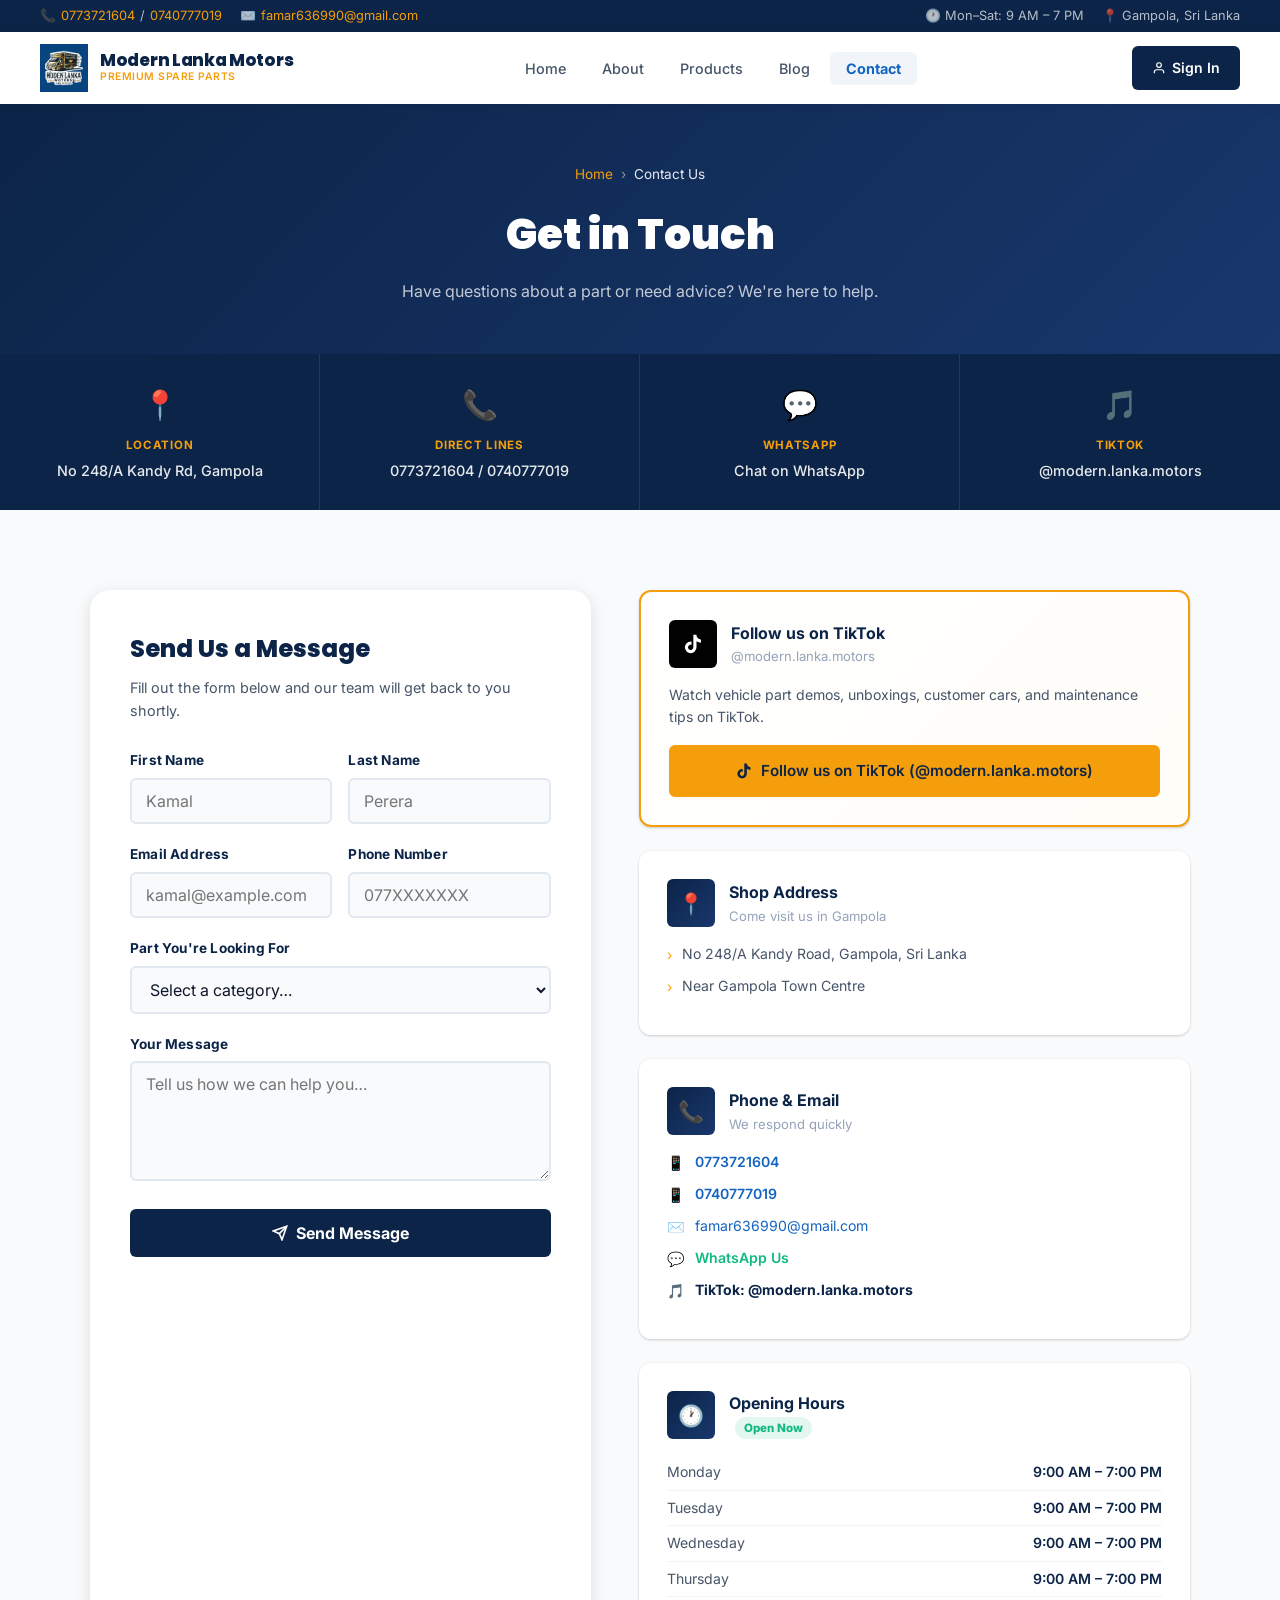
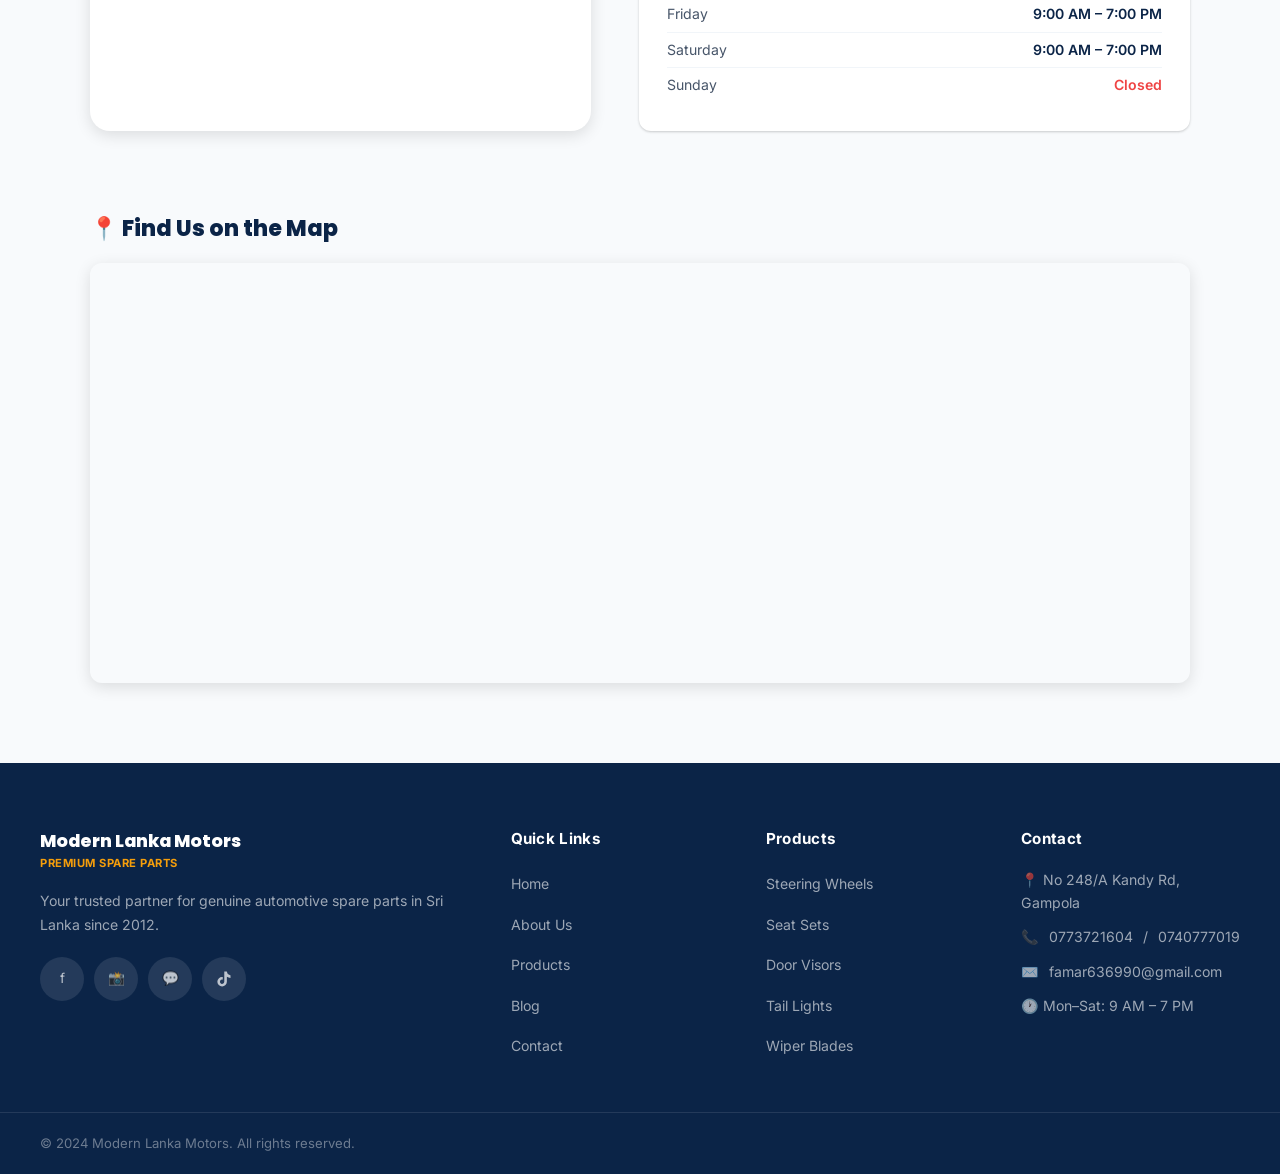
<file: contact.html>
<!DOCTYPE html>
<html lang="en">
<head>
  <meta charset="UTF-8">
  <meta name="viewport" content="width=device-width, initial-scale=1.0">
  <meta name="description" content="Contact Modern Lanka Motors — No 248/A Kandy Rd, Gampola, Sri Lanka. Call 0773721604 or email famar636990@gmail.com.">
  <title>Contact Us — Modern Lanka Motors</title>
  <link rel="stylesheet" href="styles.css">
  <style>
    /* ── Page Hero ──────────────────────── */
    .page-hero {
      background: linear-gradient(135deg, var(--primary) 0%, var(--primary-light) 100%);
      padding: 60px 40px 50px;
      text-align: center;
      width: 100%;
    }
    .page-hero h1 {
      font-family: 'Poppins', sans-serif;
      font-size: clamp(1.8rem, 3.5vw, 2.6rem);
      font-weight: 900;
      color: var(--white);
      margin-bottom: 10px;
    }
    .page-hero p { color: rgba(255,255,255,.75); font-size: 1rem; }
    .breadcrumb {
      display: flex;
      align-items: center;
      justify-content: center;
      gap: 8px;
      margin-bottom: 16px;
      font-size: .85rem;
      color: rgba(255,255,255,.5);
      flex-wrap: wrap;
    }
    .breadcrumb a { color: var(--accent); }

    /* ── Info Cards Row ─────────────────── */
    .contact-info-row {
      background: var(--primary);
      display: grid;
      grid-template-columns: repeat(auto-fit, minmax(200px, 1fr));
      width: 100%;
    }
    .info-pill {
      display: flex;
      flex-direction: column;
      align-items: center;
      justify-content: center;
      padding: 28px 20px;
      text-align: center;
      border-right: 1px solid rgba(255,255,255,.1);
      transition: var(--transition);
    }
    .info-pill:last-child { border-right: none; }
    .info-pill:hover { background: rgba(255,255,255,.05); }
    .info-pill-icon { font-size: 1.8rem; margin-bottom: 8px; }
    .info-pill-label { font-size: .72rem; text-transform: uppercase; letter-spacing: .7px; color: var(--accent); font-weight: 700; margin-bottom: 4px; }
    .info-pill-value { color: rgba(255,255,255,.9); font-size: .9rem; font-weight: 500; }
    .info-pill-value a { color: rgba(255,255,255,.9); }

    /* ── Main Contact Section ───────────── */
    .contact-main {
      padding: 80px 40px;
      background: var(--off-white);
      width: 100%;
    }
    .contact-grid {
      display: grid;
      grid-template-columns: 1fr 1.1fr;
      gap: 48px;
      max-width: 1100px;
      margin: 0 auto;
      width: 100%;
    }

    /* ── Contact Form ───────────────────── */
    .contact-form-wrap {
      background: var(--white);
      border-radius: var(--radius-lg);
      padding: 40px;
      box-shadow: var(--shadow-md);
      width: 100%;
    }
    .contact-form-wrap h2 {
      font-family: 'Poppins', sans-serif;
      font-size: 1.5rem;
      font-weight: 800;
      color: var(--primary);
      margin-bottom: 8px;
    }
    .contact-form-wrap p { color: var(--gray-600); font-size: .9rem; margin-bottom: 28px; }
    .form-row { display: grid; grid-template-columns: 1fr 1fr; gap: 16px; width: 100%; }
    .form-group { margin-bottom: 20px; width: 100%; }
    .form-group label {
      display: block;
      font-size: .85rem;
      font-weight: 700;
      color: var(--primary);
      margin-bottom: 6px;
      letter-spacing: .2px;
    }
    .form-group input,
    .form-group select,
    .form-group textarea {
      width: 100%;
      padding: 11px 14px;
      border: 2px solid var(--gray-200);
      border-radius: var(--radius-sm);
      font-size: 16px;
      font-family: 'Inter', sans-serif;
      color: var(--text);
      background: var(--off-white);
      transition: var(--transition);
      outline: none;
      min-height: 44px;
    }
    .form-group input:focus,
    .form-group select:focus,
    .form-group textarea:focus {
      border-color: var(--blue);
      background: var(--white);
      box-shadow: 0 0 0 3px rgba(21,101,192,.1);
    }
    .form-group textarea { resize: vertical; min-height: 120px; }
    .form-submit-btn {
      width: 100%;
      background: var(--primary);
      color: var(--white);
      border: none;
      padding: 14px;
      border-radius: var(--radius-sm);
      font-size: 1rem;
      font-weight: 700;
      cursor: pointer;
      transition: var(--transition);
      font-family: 'Inter', sans-serif;
      display: flex;
      align-items: center;
      justify-content: center;
      gap: 8px;
      min-height: 44px;
    }
    .form-submit-btn:hover { background: var(--blue); transform: translateY(-2px); box-shadow: var(--shadow-md); }
    .form-success {
      display: none;
      background: #ecfdf5;
      border: 2px solid var(--success);
      border-radius: var(--radius-sm);
      padding: 16px;
      text-align: center;
      color: var(--success);
      font-weight: 700;
      margin-top: 16px;
    }

    /* ── Details Panel ──────────────────── */
    .contact-details-wrap { display: flex; flex-direction: column; gap: 24px; width: 100%; }
    .detail-card {
      background: var(--white);
      border-radius: var(--radius-md);
      padding: 28px;
      box-shadow: var(--shadow-sm);
      transition: var(--transition);
      width: 100%;
    }
    .detail-card:hover { box-shadow: var(--shadow-md); transform: translateY(-2px); }
    .detail-card-header {
      display: flex;
      align-items: center;
      gap: 14px;
      margin-bottom: 16px;
    }
    .detail-icon {
      width: 48px;
      height: 48px;
      border-radius: var(--radius-sm);
      background: linear-gradient(135deg, var(--primary), var(--primary-light));
      display: flex;
      align-items: center;
      justify-content: center;
      font-size: 1.3rem;
      flex-shrink: 0;
    }
    .detail-card-header h3 { font-weight: 700; font-size: 1rem; color: var(--primary); }
    .detail-card-header p { font-size: .82rem; color: var(--gray-400); }
    .detail-line {
      display: flex;
      gap: 10px;
      margin-bottom: 8px;
      font-size: .88rem;
      color: var(--gray-600);
      align-items: flex-start;
      min-height: 24px;
    }
    .detail-line span:first-child { color: var(--accent); flex-shrink: 0; margin-top: 1px; }

    /* ── Map ────────────────────────────── */
    .map-section {
      padding: 0 40px 80px;
      background: var(--off-white);
      width: 100%;
    }
    .map-inner {
      max-width: 1100px;
      margin: 0 auto;
      width: 100%;
    }
    .map-inner h2 {
      font-family: 'Poppins', sans-serif;
      font-weight: 800;
      color: var(--primary);
      font-size: 1.4rem;
      margin-bottom: 16px;
    }
    .map-frame {
      border-radius: var(--radius-md);
      overflow: hidden;
      box-shadow: var(--shadow-md);
      width: 100%;
    }
    .map-frame iframe {
      width: 100%;
      height: 420px;
      border: 0;
      display: block;
      max-width: 100%;
    }

    /* ── Hours ──────────────────────────── */
    .hours-table { width: 100%; border-collapse: collapse; }
    .hours-table tr td {
      padding: 6px 0;
      font-size: .88rem;
      color: var(--gray-600);
      border-bottom: 1px solid var(--gray-100);
    }
    .hours-table tr:last-child td { border-bottom: none; }
    .hours-table td:last-child { text-align: right; font-weight: 600; color: var(--primary); }
    .open-badge {
      display: inline-block;
      background: rgba(16,185,129,.12);
      color: var(--success);
      font-size: .72rem;
      font-weight: 800;
      padding: 2px 9px;
      border-radius: 100px;
      margin-left: 6px;
    }

    /* ── Responsive Overrides for Contact ─ */
    @media (max-width: 1024px) {
      .contact-grid {
        gap: 32px;
      }
    }

    @media (max-width: 768px) {
      .page-hero {
        padding: 44px 20px 36px;
      }
      .contact-main {
        padding: 40px 20px 50px;
      }
      .contact-grid {
        grid-template-columns: 1fr;
        gap: 32px;
      }
      .contact-form-wrap {
        padding: 24px 20px;
      }
      .form-row {
        grid-template-columns: 1fr;
        gap: 0;
      }
      .contact-info-row {
        grid-template-columns: repeat(2, 1fr);
      }
      .map-section {
        padding: 0 20px 50px;
      }
      .map-frame iframe {
        height: 320px;
      }
    }

    @media (max-width: 480px) {
      .page-hero {
        padding: 36px 16px 28px;
      }
      .page-hero h1 {
        font-size: 1.6rem;
      }
      .contact-info-row {
        grid-template-columns: 1fr;
      }
      .info-pill {
        border-right: none;
        border-bottom: 1px solid rgba(255,255,255,.1);
        padding: 20px 16px;
      }
      .info-pill:last-child {
        border-bottom: none;
      }
      .contact-main {
        padding: 30px 16px 40px;
      }
      .contact-form-wrap {
        padding: 20px 16px;
      }
      .map-section {
        padding: 0 16px 40px;
      }
      .map-frame iframe {
        height: 260px;
      }
      .detail-card {
        padding: 20px 16px;
      }
    }
  </style>
</head>
<body>

  <!-- Top Bar -->
  <div class="top-bar">
    <div class="top-bar-left">
      <span>📞 <a href="tel:0773721604">0773721604</a> / <a href="tel:0740777019">0740777019</a></span>
      <span>✉️ <a href="mailto:famar636990@gmail.com">famar636990@gmail.com</a></span>
    </div>
    <div class="top-bar-right">
      <span>🕐 Mon–Sat: 9 AM – 7 PM</span>
      <span>📍 Gampola, Sri Lanka</span>
    </div>
  </div>

  <!-- Navbar -->
  <nav class="navbar" id="mainNav">
    <a href="index.html" class="navbar-brand">
      <img src="Logo.jpg" alt="Modern Lanka Motors Logo">
      <div class="brand-text">
        <span class="brand-name">Modern Lanka Motors</span>
        <span class="brand-tagline">Premium Spare Parts</span>
      </div>
    </a>

    <!-- Hamburger Toggle Button -->
    <button class="nav-toggle" id="navToggle" aria-label="Toggle navigation" aria-expanded="false">
      <span></span>
      <span></span>
      <span></span>
    </button>

    <div class="nav-menu" id="navMenu">
      <ul class="nav-links">
        <li><a href="index.html">Home</a></li>
        <li><a href="About.html">About</a></li>
        <li><a href="Products.html">Products</a></li>
        <li><a href="blgg.html">Blog</a></li>
        <li><a href="contact.html" class="active">Contact</a></li>
      </ul>
      <div class="nav-actions">
        <div class="nav-action-btns">
          <a href="sign-in.html" class="btn-signin">
            <svg width="14" height="14" viewBox="0 0 24 24" fill="none" stroke="currentColor" stroke-width="2"><path d="M20 21v-2a4 4 0 0 0-4-4H8a4 4 0 0 0-4 4v2"/><circle cx="12" cy="7" r="4"/></svg>
            Sign In
          </a>
        </div>
      </div>
    </div>
  </nav>

  <!-- Page Hero -->
  <div class="page-hero">
    <div class="breadcrumb">
      <a href="index.html">Home</a>
      <span>›</span>
      <span style="color:rgba(255,255,255,.9)">Contact Us</span>
    </div>
    <h1>Get in Touch</h1>
    <p>Have questions about a part or need advice? We're here to help.</p>
  </div>

  <!-- Info Cards Row -->
  <div class="contact-info-row">
    <div class="info-pill">
      <span class="info-pill-icon">📍</span>
      <span class="info-pill-label">Location</span>
      <span class="info-pill-value">No 248/A Kandy Rd, Gampola</span>
    </div>
    <div class="info-pill">
      <span class="info-pill-icon">📞</span>
      <span class="info-pill-label">Direct Lines</span>
      <span class="info-pill-value"><a href="tel:0773721604">0773721604</a> / <a href="tel:0740777019">0740777019</a></span>
    </div>
    <div class="info-pill">
      <span class="info-pill-icon">💬</span>
      <span class="info-pill-label">WhatsApp</span>
      <span class="info-pill-value"><a href="https://wa.me/94773721604">Chat on WhatsApp</a></span>
    </div>
    <div class="info-pill">
      <span class="info-pill-icon">🎵</span>
      <span class="info-pill-label">TikTok</span>
      <span class="info-pill-value"><a href="https://www.tiktok.com/@modern.lanka.motors" target="_blank" rel="noopener noreferrer">@modern.lanka.motors</a></span>
    </div>
  </div>

  <!-- Main Contact Section -->
  <section class="contact-main">
    <div class="contact-grid">

      <!-- Contact Form -->
      <div class="contact-form-wrap">
        <h2>Send Us a Message</h2>
        <p>Fill out the form below and our team will get back to you shortly.</p>
        <form id="contactForm" onsubmit="submitForm(event)">
          <div class="form-row">
            <div class="form-group">
              <label for="fname">First Name</label>
              <input type="text" id="fname" placeholder="Kamal" required>
            </div>
            <div class="form-group">
              <label for="lname">Last Name</label>
              <input type="text" id="lname" placeholder="Perera" required>
            </div>
          </div>
          <div class="form-row">
            <div class="form-group">
              <label for="email">Email Address</label>
              <input type="email" id="email" placeholder="kamal@example.com" required>
            </div>
            <div class="form-group">
              <label for="phone">Phone Number</label>
              <input type="tel" id="phone" placeholder="077XXXXXXX">
            </div>
          </div>
          <div class="form-group">
            <label for="part">Part You're Looking For</label>
            <select id="part">
              <option value="">Select a category…</option>
              <option value="steering">Steering Wheels</option>
              <option value="seats">Seat Sets</option>
              <option value="visors">Door Visors</option>
              <option value="lights">Tail Lights</option>
              <option value="cargo">Roof Racks</option>
              <option value="wipers">Wiper Blades</option>
              <option value="buffers">Bumpers</option>
              <option value="meters">Vehicle Meters</option>
              <option value="other">Other</option>
            </select>
          </div>
          <div class="form-group">
            <label for="message">Your Message</label>
            <textarea id="message" placeholder="Tell us how we can help you…" required></textarea>
          </div>
          <button type="submit" class="form-submit-btn">
            <svg width="16" height="16" viewBox="0 0 24 24" fill="none" stroke="currentColor" stroke-width="2.5"><line x1="22" y1="2" x2="11" y2="13"/><polygon points="22 2 15 22 11 13 2 9 22 2"/></svg>
            Send Message
          </button>
        </form>
        <div class="form-success" id="formSuccess">
          ✅ Message sent! We'll get back to you within 24 hours.
        </div>
      </div>

      <!-- Details Panel -->
      <div class="contact-details-wrap">

        <!-- TikTok Follow Card (Clearly Visible) -->
        <div class="detail-card" style="border: 2px solid var(--accent); background: linear-gradient(135deg, #ffffff 0%, #fffdf8 100%);">
          <div class="detail-card-header">
            <div class="detail-icon" style="background:#010101;color:#ffffff;">
              <svg width="22" height="22" viewBox="0 0 24 24" fill="currentColor"><path d="M19.59 6.69a4.83 4.83 0 0 1-3.77-4.25V2h-3.45v13.67a2.89 2.89 0 0 1-5.2 1.74 2.89 2.89 0 0 1 2.31-4.64c.29 0 .58.04.85.11V9.37a6.33 6.33 0 0 0-.85-.06 6.34 6.34 0 0 0-6.34 6.34 6.34 6.34 0 0 0 6.34 6.34 6.34 6.34 0 0 0 6.34-6.34V9.05a8.28 8.28 0 0 0 4.84 1.54V7.15c-.37 0-.74-.08-1.07-.46z"/></svg>
            </div>
            <div>
              <h3>Follow us on TikTok</h3>
              <p>@modern.lanka.motors</p>
            </div>
          </div>
          <p style="font-size:.88rem;color:var(--gray-600);margin-bottom:16px;">Watch vehicle part demos, unboxings, customer cars, and maintenance tips on TikTok.</p>
          <a href="https://www.tiktok.com/@modern.lanka.motors" target="_blank" rel="noopener noreferrer" class="btn btn-primary" style="width:100%;min-height:44px;justify-content:center;font-size:0.95rem;gap:8px;">
            <svg width="18" height="18" viewBox="0 0 24 24" fill="currentColor"><path d="M19.59 6.69a4.83 4.83 0 0 1-3.77-4.25V2h-3.45v13.67a2.89 2.89 0 0 1-5.2 1.74 2.89 2.89 0 0 1 2.31-4.64c.29 0 .58.04.85.11V9.37a6.33 6.33 0 0 0-.85-.06 6.34 6.34 0 0 0-6.34 6.34 6.34 6.34 0 0 0 6.34 6.34 6.34 6.34 0 0 0 6.34-6.34V9.05a8.28 8.28 0 0 0 4.84 1.54V7.15c-.37 0-.74-.08-1.07-.46z"/></svg>
            Follow us on TikTok (@modern.lanka.motors)
          </a>
        </div>

        <div class="detail-card">
          <div class="detail-card-header">
            <div class="detail-icon">📍</div>
            <div>
              <h3>Shop Address</h3>
              <p>Come visit us in Gampola</p>
            </div>
          </div>
          <div class="detail-line">
            <span>›</span>
            <span>No 248/A Kandy Road, Gampola, Sri Lanka</span>
          </div>
          <div class="detail-line">
            <span>›</span>
            <span>Near Gampola Town Centre</span>
          </div>
        </div>

        <div class="detail-card">
          <div class="detail-card-header">
            <div class="detail-icon">📞</div>
            <div>
              <h3>Phone &amp; Email</h3>
              <p>We respond quickly</p>
            </div>
          </div>
          <div class="detail-line">
            <span>📱</span>
            <span><a href="tel:0773721604" style="color:var(--blue);font-weight:600;">0773721604</a></span>
          </div>
          <div class="detail-line">
            <span>📱</span>
            <span><a href="tel:0740777019" style="color:var(--blue);font-weight:600;">0740777019</a></span>
          </div>
          <div class="detail-line">
            <span>✉️</span>
            <span><a href="mailto:famar636990@gmail.com" style="color:var(--blue);">famar636990@gmail.com</a></span>
          </div>
          <div class="detail-line">
            <span>💬</span>
            <span><a href="https://wa.me/94773721604" style="color:var(--success);font-weight:600;">WhatsApp Us</a></span>
          </div>
          <div class="detail-line">
            <span>🎵</span>
            <span><a href="https://www.tiktok.com/@modern.lanka.motors" target="_blank" rel="noopener noreferrer" style="color:var(--primary);font-weight:700;">TikTok: @modern.lanka.motors</a></span>
          </div>
        </div>

        <div class="detail-card">
          <div class="detail-card-header">
            <div class="detail-icon">🕐</div>
            <div>
              <h3>Opening Hours</h3>
              <p><span class="open-badge">Open Now</span></p>
            </div>
          </div>
          <table class="hours-table">
            <tr><td>Monday</td><td>9:00 AM – 7:00 PM</td></tr>
            <tr><td>Tuesday</td><td>9:00 AM – 7:00 PM</td></tr>
            <tr><td>Wednesday</td><td>9:00 AM – 7:00 PM</td></tr>
            <tr><td>Thursday</td><td>9:00 AM – 7:00 PM</td></tr>
            <tr><td>Friday</td><td>9:00 AM – 7:00 PM</td></tr>
            <tr><td>Saturday</td><td>9:00 AM – 7:00 PM</td></tr>
            <tr><td>Sunday</td><td style="color:#ef4444;font-weight:600;">Closed</td></tr>
          </table>
        </div>
      </div>

    </div>
  </section>

  <!-- Map -->
  <section class="map-section">
    <div class="map-inner">
      <h2>📍 Find Us on the Map</h2>
      <div class="map-frame">
        <iframe
          src="https://www.google.com/maps/embed?pb=!1m14!1m8!1m3!1d15834.481118169111!2d80.573904!3d7.169818!3m2!1i1024!2i768!4f13.1!3m3!1m2!1s0x3ae36e270c313687%3A0x6b5ec123d39aab2d!2sModern%20Lanka%20Motors!5e0!3m2!1sen!2slk!4v1733214702607!5m2!1sen!2slk"
          allowfullscreen
          loading="lazy"
          referrerpolicy="no-referrer-when-downgrade"
          title="Modern Lanka Motors Location">
        </iframe>
      </div>
    </div>
  </section>

  <!-- Footer -->
  <footer class="footer">
    <div class="footer-grid">
      <div class="footer-brand">
        <div style="margin-bottom:12px;">
          <div style="color:white;font-family:'Poppins',sans-serif;font-weight:800;font-size:1.1rem;">Modern Lanka Motors</div>
          <div style="color:var(--accent);font-size:.7rem;font-weight:700;letter-spacing:.5px;text-transform:uppercase;">Premium Spare Parts</div>
        </div>
        <p>Your trusted partner for genuine automotive spare parts in Sri Lanka since 2012.</p>
        <div class="footer-social" style="margin-top:20px;">
          <a href="#" class="social-btn" title="Facebook">f</a>
          <a href="#" class="social-btn" title="Instagram">📸</a>
          <a href="https://wa.me/94773721604" class="social-btn" title="WhatsApp">💬</a>
          <a href="https://www.tiktok.com/@modern.lanka.motors" target="_blank" rel="noopener noreferrer" class="social-btn" aria-label="Modern Lanka Motors on TikTok" title="TikTok">
            <svg width="18" height="18" viewBox="0 0 24 24" fill="currentColor"><path d="M19.59 6.69a4.83 4.83 0 0 1-3.77-4.25V2h-3.45v13.67a2.89 2.89 0 0 1-5.2 1.74 2.89 2.89 0 0 1 2.31-4.64c.29 0 .58.04.85.11V9.37a6.33 6.33 0 0 0-.85-.06 6.34 6.34 0 0 0-6.34 6.34 6.34 6.34 0 0 0 6.34 6.34 6.34 6.34 0 0 0 6.34-6.34V9.05a8.28 8.28 0 0 0 4.84 1.54V7.15c-.37 0-.74-.08-1.07-.46z"/></svg>
          </a>
        </div>
      </div>
      <div class="footer-col">
        <h4>Quick Links</h4>
        <ul>
          <li><a href="index.html">Home</a></li>
          <li><a href="About.html">About Us</a></li>
          <li><a href="Products.html">Products</a></li>
          <li><a href="blgg.html">Blog</a></li>
          <li><a href="contact.html">Contact</a></li>
        </ul>
      </div>
      <div class="footer-col">
        <h4>Products</h4>
        <ul>
          <li><a href="Products.html">Steering Wheels</a></li>
          <li><a href="Products.html">Seat Sets</a></li>
          <li><a href="Products.html">Door Visors</a></li>
          <li><a href="Products.html">Tail Lights</a></li>
          <li><a href="Products.html">Wiper Blades</a></li>
        </ul>
      </div>
      <div class="footer-col">
        <h4>Contact</h4>
        <div class="footer-contact-item">📍 No 248/A Kandy Rd, Gampola</div>
        <div class="footer-contact-item">📞 <a href="tel:0773721604">0773721604</a> / <a href="tel:0740777019">0740777019</a></div>
        <div class="footer-contact-item">✉️ <a href="mailto:famar636990@gmail.com">famar636990@gmail.com</a></div>
        <div class="footer-contact-item">🕐 Mon–Sat: 9 AM – 7 PM</div>
      </div>
    </div>
    <div class="footer-bottom">
      <span>© 2024 Modern Lanka Motors. All rights reserved.</span>
    </div>
  </footer>

  <button id="scrollTop" onclick="window.scrollTo({top:0,behavior:'smooth'})" title="Back to top">
    <svg width="18" height="18" viewBox="0 0 24 24" fill="none" stroke="currentColor" stroke-width="2.5"><path d="M18 15l-6-6-6 6"/></svg>
  </button>

  <script>
    // ── Mobile Menu Toggle ─────────────────────────
    const navToggle = document.getElementById('navToggle');
    const navMenu = document.getElementById('navMenu');
    if (navToggle && navMenu) {
      navToggle.addEventListener('click', (e) => {
        e.stopPropagation();
        const isOpen = navMenu.classList.toggle('active');
        navToggle.classList.toggle('active');
        navToggle.setAttribute('aria-expanded', isOpen);
      });
      document.addEventListener('click', (e) => {
        if (!navMenu.contains(e.target) && !navToggle.contains(e.target) && navMenu.classList.contains('active')) {
          navMenu.classList.remove('active');
          navToggle.classList.remove('active');
          navToggle.setAttribute('aria-expanded', 'false');
        }
      });
    }

    function submitForm(e) {
      e.preventDefault();
      const btn = document.querySelector('.form-submit-btn');
      btn.textContent = '⏳ Sending…';
      btn.disabled = true;
      setTimeout(() => {
        document.getElementById('contactForm').reset();
        document.getElementById('formSuccess').style.display = 'block';
        btn.textContent = '✅ Message Sent!';
        btn.style.background = 'var(--success)';
        setTimeout(() => {
          btn.innerHTML = `<svg width="16" height="16" viewBox="0 0 24 24" fill="none" stroke="currentColor" stroke-width="2.5"><line x1="22" y1="2" x2="11" y2="13"/><polygon points="22 2 15 22 11 13 2 9 22 2"/></svg> Send Message`;
          btn.style.background = '';
          btn.disabled = false;
        }, 3000);
      }, 1200);
    }

    window.addEventListener('scroll', () => {
      document.getElementById('scrollTop').classList.toggle('visible', window.scrollY > 300);
    });
  </script>
</body>
</html>
</file>
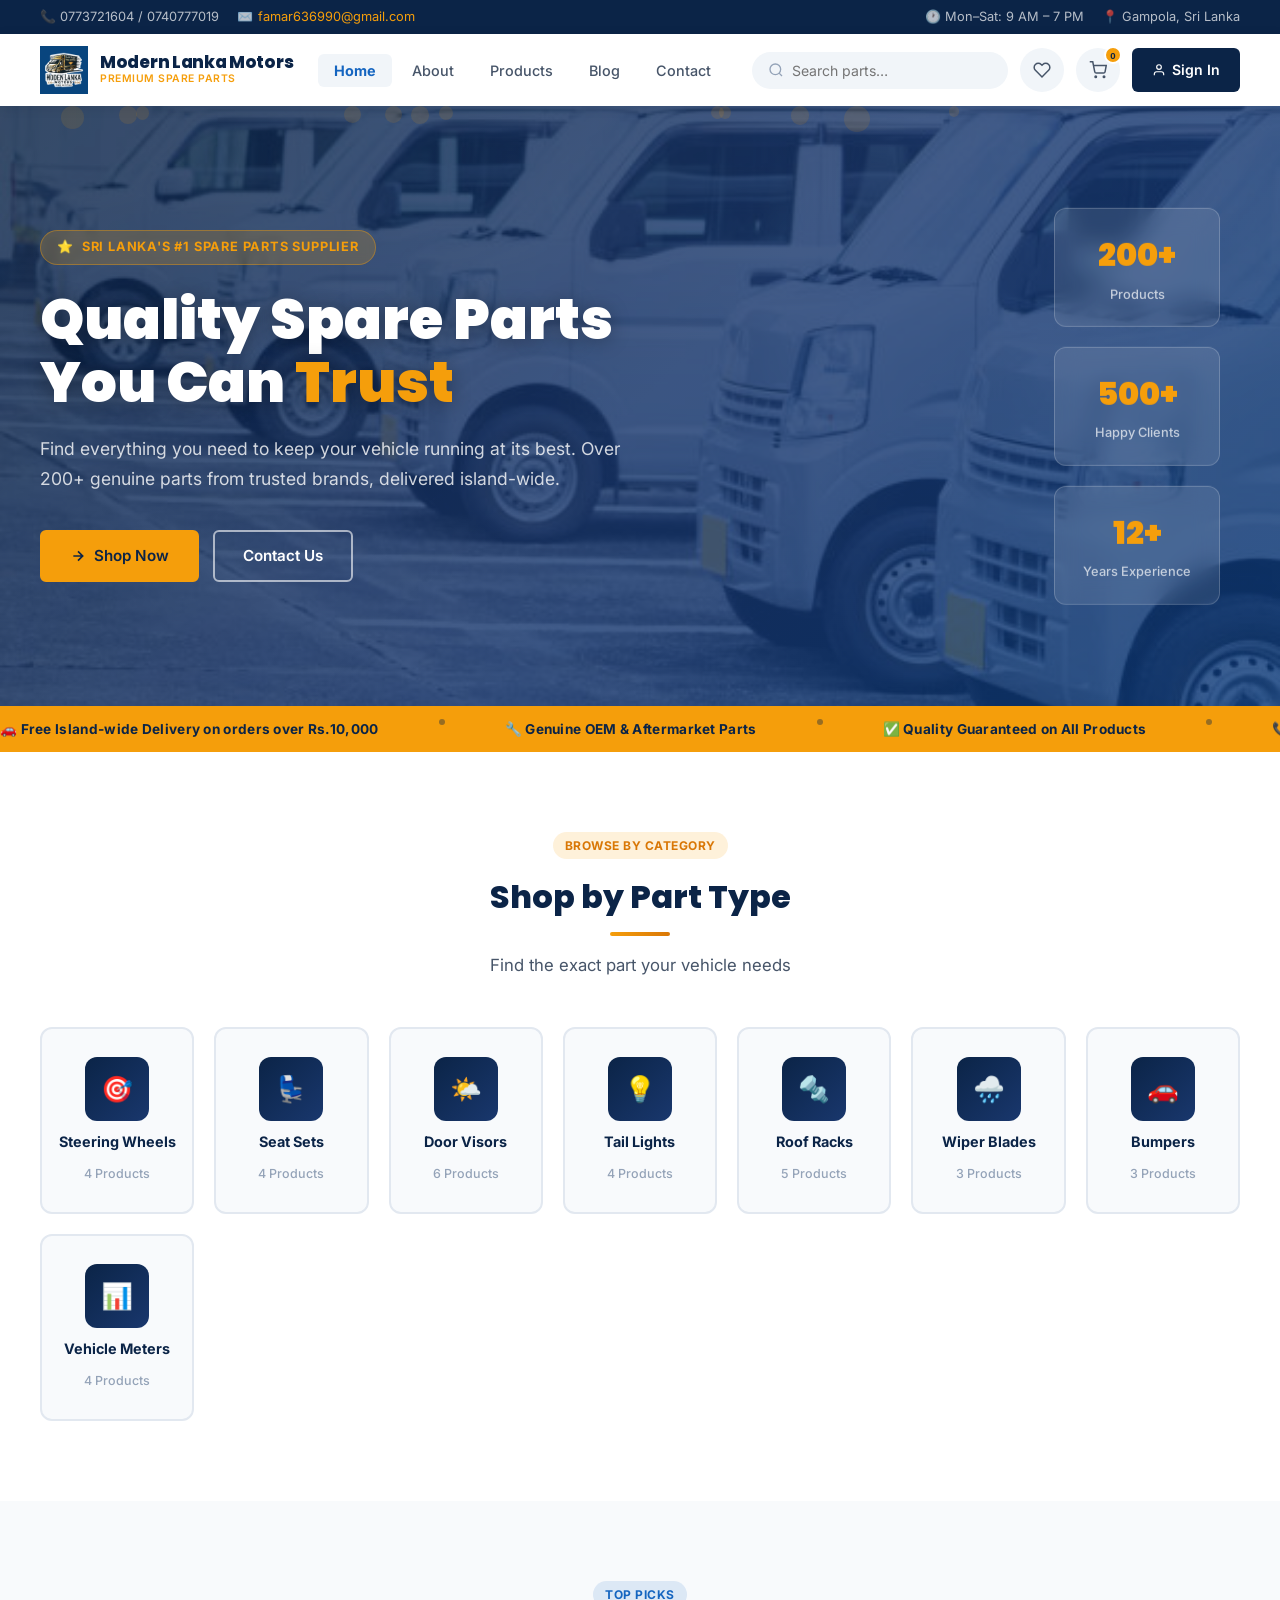
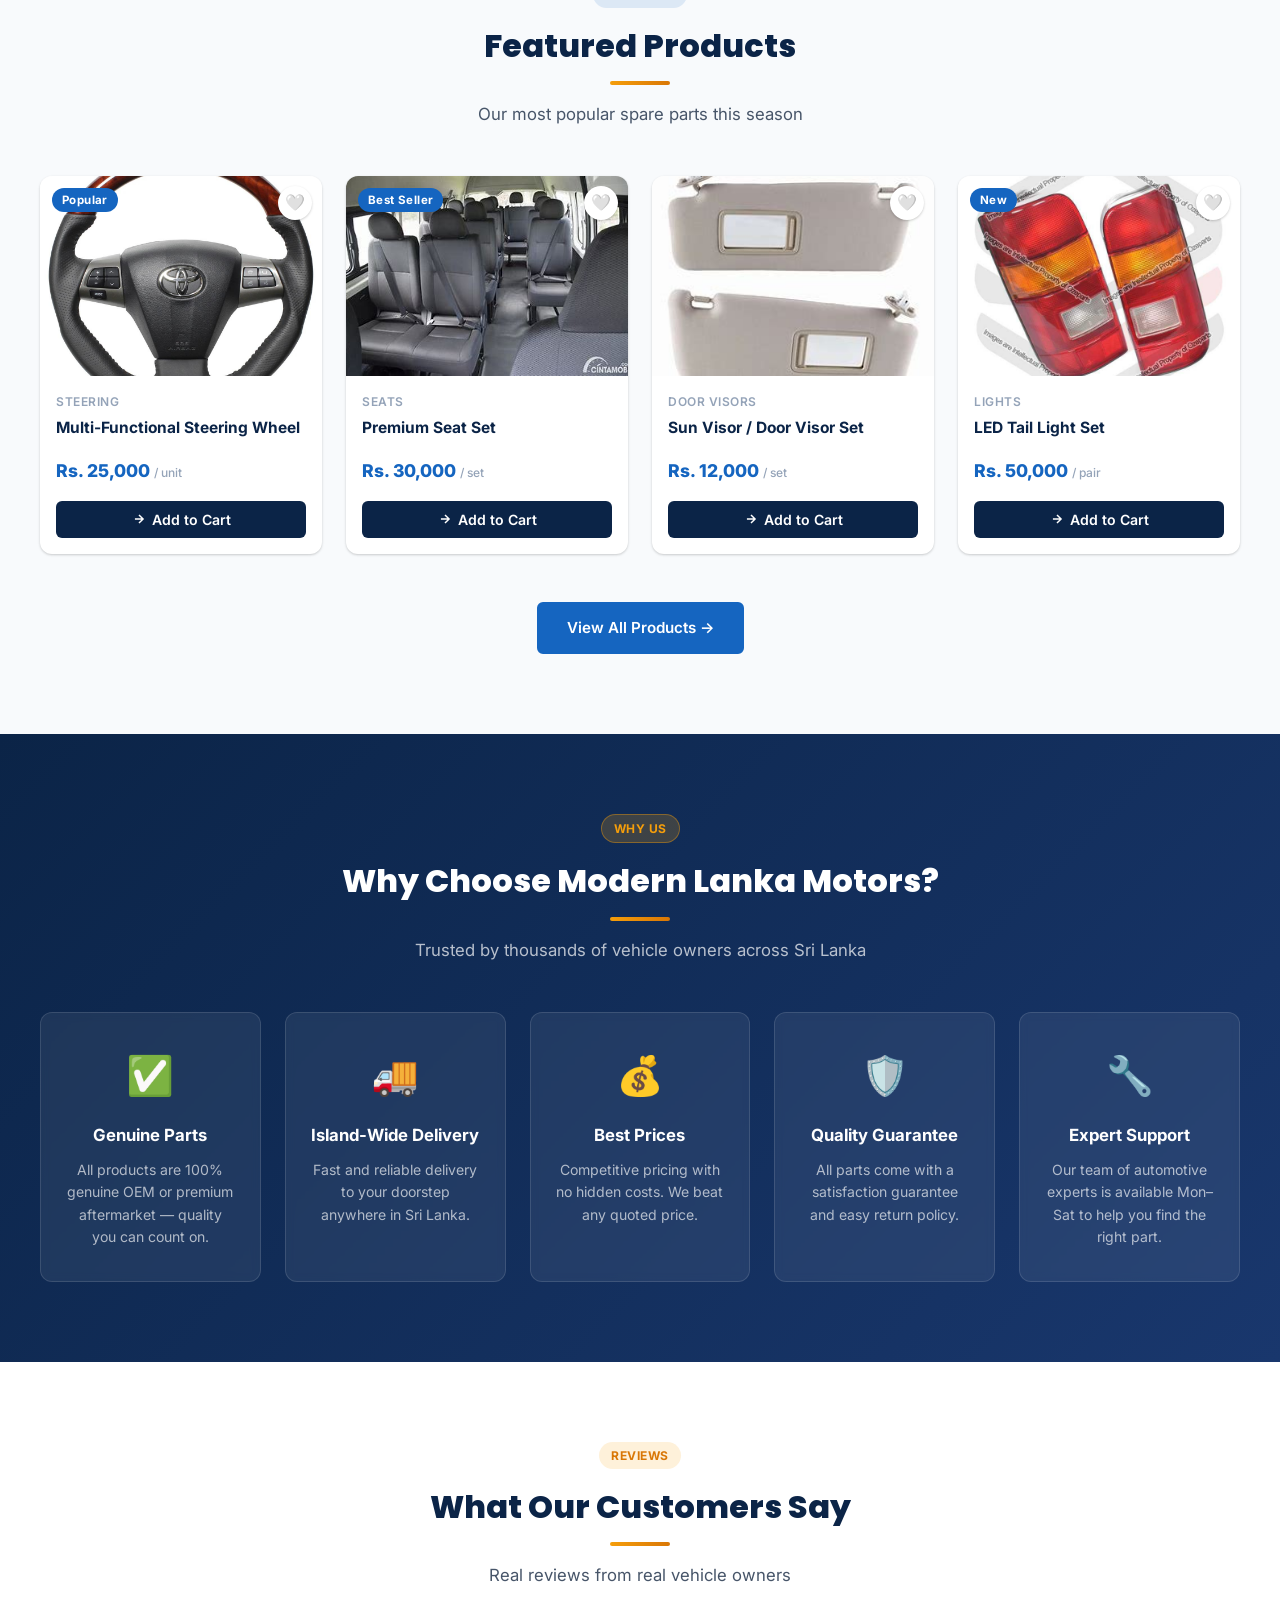
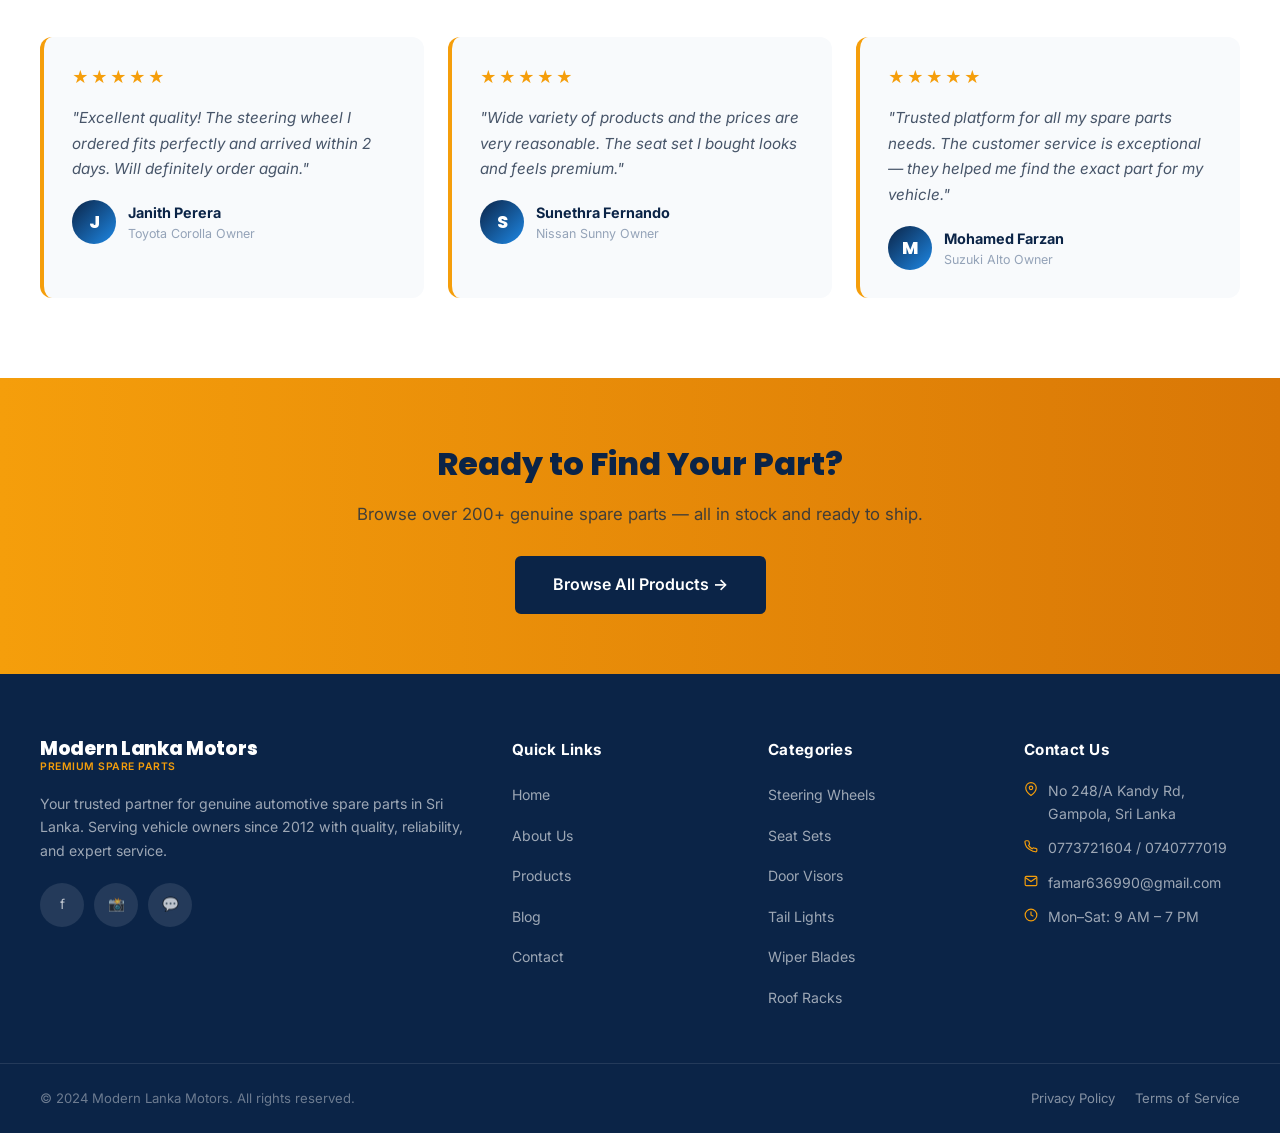
<file: Home.html>
<!DOCTYPE html>
<html lang="en">
<head>
  <meta charset="UTF-8">
  <meta name="viewport" content="width=device-width, initial-scale=1.0">
  <meta name="description" content="Modern Lanka Motors — Sri Lanka's trusted supplier of premium automotive spare parts. Steering wheels, seats, visors, lights and more.">
  <title>Modern Lanka Motors — Home</title>
  <link rel="stylesheet" href="styles.css">
  <style>
    /* ── Top Bar ─────────────────────────── */
    .top-bar {
      background: var(--primary);
      color: rgba(255,255,255,.7);
      font-size: .8rem;
      padding: 7px 40px;
      display: flex;
      justify-content: space-between;
      align-items: center;
    }
    .top-bar-left, .top-bar-right { display: flex; align-items: center; gap: 18px; }
    .top-bar span { display: flex; align-items: center; gap: 5px; }
    .top-bar a { color: var(--accent); }

    /* ── Hero ────────────────────────────── */
    .hero {
      position: relative;
      min-height: 600px;
      background: linear-gradient(135deg, var(--primary) 0%, var(--primary-light) 50%, #0d3b7a 100%);
      overflow: hidden;
      display: flex;
      align-items: center;
    }
    .hero::before {
      content: '';
      position: absolute;
      inset: 0;
      background: url('istockphoto-2168824614-612x612.jpg') center/cover no-repeat;
      opacity: .18;
    }
    .hero-particles {
      position: absolute;
      inset: 0;
      overflow: hidden;
      pointer-events: none;
    }
    .particle {
      position: absolute;
      border-radius: 50%;
      background: var(--accent);
      opacity: .12;
      animation: float linear infinite;
    }
    @keyframes float {
      0%   { transform: translateY(100vh) rotate(0deg); opacity: 0; }
      10%  { opacity: .12; }
      90%  { opacity: .12; }
      100% { transform: translateY(-100px) rotate(360deg); opacity: 0; }
    }
    .hero-content {
      position: relative;
      z-index: 2;
      padding: 80px 40px;
      max-width: 700px;
    }
    .hero-badge {
      display: inline-flex;
      align-items: center;
      gap: 8px;
      background: rgba(245,158,11,.2);
      border: 1px solid rgba(245,158,11,.4);
      color: var(--accent);
      padding: 6px 16px;
      border-radius: 100px;
      font-size: .8rem;
      font-weight: 700;
      letter-spacing: .8px;
      text-transform: uppercase;
      margin-bottom: 24px;
      backdrop-filter: blur(4px);
    }
    .hero h1 {
      font-family: 'Poppins', sans-serif;
      font-size: clamp(2.2rem, 4.5vw, 3.5rem);
      font-weight: 900;
      color: var(--white);
      line-height: 1.12;
      margin-bottom: 20px;
      text-shadow: 0 2px 20px rgba(0,0,0,.3);
    }
    .hero h1 .highlight { color: var(--accent); }
    .hero-sub {
      color: rgba(255,255,255,.8);
      font-size: 1.1rem;
      margin-bottom: 36px;
      line-height: 1.7;
    }
    .hero-actions { display: flex; gap: 14px; flex-wrap: wrap; }
    .hero-stats {
      position: absolute;
      right: 60px;
      top: 50%;
      transform: translateY(-50%);
      z-index: 2;
      display: flex;
      flex-direction: column;
      gap: 20px;
    }
    .stat-card {
      background: rgba(255,255,255,.1);
      backdrop-filter: blur(12px);
      border: 1px solid rgba(255,255,255,.2);
      border-radius: var(--radius-md);
      padding: 20px 28px;
      text-align: center;
      min-width: 140px;
      animation: fadeInRight .8s ease both;
    }
    .stat-card:nth-child(2) { animation-delay: .15s; }
    .stat-card:nth-child(3) { animation-delay: .3s; }
    @keyframes fadeInRight {
      from { opacity: 0; transform: translateX(30px); }
      to   { opacity: 1; transform: translateX(0); }
    }
    .stat-num {
      font-family: 'Poppins', sans-serif;
      font-size: 2rem;
      font-weight: 900;
      color: var(--accent);
      display: block;
    }
    .stat-label { color: rgba(255,255,255,.7); font-size: .8rem; font-weight: 500; }

    /* ── Scroll Ticker ───────────────────── */
    .ticker {
      background: var(--accent);
      padding: 10px 0;
      overflow: hidden;
      white-space: nowrap;
    }
    .ticker-inner {
      display: inline-flex;
      gap: 60px;
      animation: ticker 30s linear infinite;
    }
    @keyframes ticker {
      from { transform: translateX(0); }
      to   { transform: translateX(-50%); }
    }
    .ticker-item {
      display: inline-flex;
      align-items: center;
      gap: 8px;
      font-size: .85rem;
      font-weight: 700;
      color: var(--primary);
      letter-spacing: .3px;
    }
    .ticker-dot { width: 6px; height: 6px; background: var(--primary); border-radius: 50%; opacity: .4; }

    /* ── Categories ──────────────────────── */
    .categories { padding: 80px 40px; background: var(--white); }
    .cat-grid {
      display: grid;
      grid-template-columns: repeat(auto-fit, minmax(150px, 1fr));
      gap: 20px;
      margin-top: 48px;
    }
    .cat-card {
      background: var(--off-white);
      border: 2px solid var(--gray-200);
      border-radius: var(--radius-md);
      padding: 28px 16px;
      text-align: center;
      cursor: pointer;
      transition: var(--transition);
      text-decoration: none;
      display: flex;
      flex-direction: column;
      align-items: center;
      gap: 12px;
    }
    .cat-card:hover {
      border-color: var(--blue);
      background: rgba(21,101,192,.04);
      transform: translateY(-4px);
      box-shadow: var(--shadow-md);
    }
    .cat-icon {
      width: 64px;
      height: 64px;
      border-radius: var(--radius-md);
      background: linear-gradient(135deg, var(--primary), var(--primary-light));
      display: flex;
      align-items: center;
      justify-content: center;
      font-size: 1.6rem;
      transition: var(--transition);
    }
    .cat-card:hover .cat-icon { transform: scale(1.1) rotate(-5deg); }
    .cat-name {
      font-weight: 700;
      font-size: .9rem;
      color: var(--primary);
      line-height: 1.3;
    }
    .cat-count { font-size: .78rem; color: var(--gray-400); font-weight: 500; }

    /* ── Featured Products ───────────────── */
    .featured { padding: 80px 40px; background: var(--off-white); }
    .product-grid {
      display: grid;
      grid-template-columns: repeat(auto-fill, minmax(240px, 1fr));
      gap: 24px;
      margin-top: 48px;
    }
    .product-card {
      background: var(--white);
      border-radius: var(--radius-md);
      overflow: hidden;
      box-shadow: var(--shadow-sm);
      transition: var(--transition);
      position: relative;
      display: flex;
      flex-direction: column;
    }
    .product-card:hover {
      transform: translateY(-6px);
      box-shadow: var(--shadow-lg);
    }
    .product-img-wrap {
      position: relative;
      overflow: hidden;
      background: var(--gray-100);
      height: 200px;
    }
    .product-img-wrap img {
      width: 100%;
      height: 100%;
      object-fit: cover;
      transition: transform .4s ease;
    }
    .product-card:hover .product-img-wrap img { transform: scale(1.08); }
    .product-badge {
      position: absolute;
      top: 12px;
      left: 12px;
      background: var(--blue);
      color: var(--white);
      font-size: .72rem;
      font-weight: 700;
      padding: 3px 10px;
      border-radius: 100px;
      letter-spacing: .4px;
    }
    .wishlist-btn {
      position: absolute;
      top: 10px;
      right: 10px;
      background: var(--white);
      border: none;
      width: 34px;
      height: 34px;
      border-radius: 50%;
      display: flex;
      align-items: center;
      justify-content: center;
      cursor: pointer;
      transition: var(--transition);
      font-size: 1rem;
      box-shadow: var(--shadow-sm);
    }
    .wishlist-btn:hover { background: var(--accent); }
    .product-body { padding: 16px; flex: 1; display: flex; flex-direction: column; }
    .product-category { font-size: .75rem; color: var(--gray-400); font-weight: 600; text-transform: uppercase; letter-spacing: .5px; margin-bottom: 6px; }
    .product-name { font-weight: 700; font-size: .97rem; color: var(--primary); margin-bottom: 8px; line-height: 1.4; }
    .product-price { font-size: 1.1rem; font-weight: 800; color: var(--blue); margin-top: auto; padding-top: 10px; }
    .product-price span { font-size: .75rem; font-weight: 500; color: var(--gray-400); }
    .product-footer { padding: 0 16px 16px; }
    .add-cart-btn {
      width: 100%;
      background: var(--primary);
      color: var(--white);
      border: none;
      padding: 10px;
      border-radius: var(--radius-sm);
      font-weight: 600;
      font-size: .88rem;
      cursor: pointer;
      transition: var(--transition);
      font-family: 'Inter', sans-serif;
      display: flex;
      align-items: center;
      justify-content: center;
      gap: 6px;
    }
    .add-cart-btn:hover { background: var(--blue); transform: scale(1.02); }
    .view-all-wrap { text-align: center; margin-top: 48px; }

    /* ── Why Choose Us ───────────────────── */
    .why-us { padding: 80px 40px; background: linear-gradient(135deg, var(--primary) 0%, var(--primary-light) 100%); }
    .why-us .section-title { color: var(--white); }
    .why-us .section-subtitle { color: rgba(255,255,255,.7); }
    .why-grid {
      display: grid;
      grid-template-columns: repeat(auto-fit, minmax(220px, 1fr));
      gap: 24px;
      margin-top: 48px;
    }
    .why-card {
      background: rgba(255,255,255,.07);
      border: 1px solid rgba(255,255,255,.12);
      border-radius: var(--radius-md);
      padding: 32px 24px;
      text-align: center;
      backdrop-filter: blur(4px);
      transition: var(--transition);
    }
    .why-card:hover {
      background: rgba(255,255,255,.12);
      transform: translateY(-4px);
      border-color: var(--accent);
    }
    .why-icon {
      font-size: 2.4rem;
      margin-bottom: 16px;
      display: block;
    }
    .why-card h3 { color: var(--white); font-weight: 700; font-size: 1.05rem; margin-bottom: 10px; }
    .why-card p { color: rgba(255,255,255,.65); font-size: .88rem; line-height: 1.6; }

    /* ── Testimonials ────────────────────── */
    .testimonials { padding: 80px 40px; background: var(--white); }
    .testi-grid {
      display: grid;
      grid-template-columns: repeat(auto-fit, minmax(280px, 1fr));
      gap: 24px;
      margin-top: 48px;
    }
    .testi-card {
      background: var(--off-white);
      border-left: 4px solid var(--accent);
      border-radius: var(--radius-md);
      padding: 28px;
      transition: var(--transition);
    }
    .testi-card:hover { transform: translateY(-4px); box-shadow: var(--shadow-md); }
    .stars { color: var(--accent); font-size: 1rem; letter-spacing: 2px; margin-bottom: 14px; }
    .testi-text {
      font-size: .95rem;
      color: var(--gray-600);
      line-height: 1.7;
      font-style: italic;
      margin-bottom: 18px;
    }
    .testi-author { display: flex; align-items: center; gap: 12px; }
    .testi-avatar {
      width: 44px;
      height: 44px;
      border-radius: 50%;
      background: linear-gradient(135deg, var(--primary), var(--blue-light));
      display: flex;
      align-items: center;
      justify-content: center;
      font-size: 1.1rem;
      font-weight: 800;
      color: var(--white);
      font-family: 'Poppins', sans-serif;
    }
    .testi-name { font-weight: 700; font-size: .9rem; color: var(--primary); }
    .testi-role { font-size: .78rem; color: var(--gray-400); }

    /* ── CTA Banner ──────────────────────── */
    .cta-banner {
      background: linear-gradient(90deg, var(--accent) 0%, var(--accent-dark) 100%);
      padding: 60px 40px;
      text-align: center;
    }
    .cta-banner h2 {
      font-family: 'Poppins', sans-serif;
      font-size: 2rem;
      font-weight: 800;
      color: var(--primary);
      margin-bottom: 12px;
    }
    .cta-banner p { color: rgba(11,36,71,.75); font-size: 1.05rem; margin-bottom: 28px; }
    .cta-banner .btn-primary {
      background: var(--primary);
      color: var(--white);
      border-color: var(--primary);
    }
    .cta-banner .btn-primary:hover { background: var(--primary-light); box-shadow: 0 8px 20px rgba(11,36,71,.4); }
  </style>
</head>
<body>

  <!-- Top Bar -->
  <div class="top-bar">
    <div class="top-bar-left">
      <span>📞 0773721604 / 0740777019</span>
      <span>✉️ <a href="mailto:famar636990@gmail.com">famar636990@gmail.com</a></span>
    </div>
    <div class="top-bar-right">
      <span>🕐 Mon–Sat: 9 AM – 7 PM</span>
      <span>📍 Gampola, Sri Lanka</span>
    </div>
  </div>

  <!-- Navbar -->
  <nav class="navbar" id="mainNav">
    <a href="Home.html" class="navbar-brand">
      <img src="Logo.jpg" alt="Modern Lanka Motors Logo">
      <div class="brand-text">
        <span class="brand-name">Modern Lanka Motors</span>
        <span class="brand-tagline">Premium Spare Parts</span>
      </div>
    </a>
    <ul class="nav-links">
      <li><a href="Home.html" class="active">Home</a></li>
      <li><a href="About.html">About</a></li>
      <li><a href="Products.html">Products</a></li>
      <li><a href="blgg.html">Blog</a></li>
      <li><a href="contact.html">Contact</a></li>
    </ul>
    <div class="nav-actions">
      <div class="search-wrap">
        <svg width="16" height="16" viewBox="0 0 24 24" fill="none" stroke="currentColor" stroke-width="2"><circle cx="11" cy="11" r="8"/><path d="m21 21-4.35-4.35"/></svg>
        <input type="text" placeholder="Search parts…" id="navSearch" onkeydown="if(event.key==='Enter')window.location='Products.html?q='+this.value">
      </div>
      <button class="btn-icon" title="Wishlist" onclick="window.location='Products.html'">
        <svg width="18" height="18" viewBox="0 0 24 24" fill="none" stroke="currentColor" stroke-width="2"><path d="M20.84 4.61a5.5 5.5 0 0 0-7.78 0L12 5.67l-1.06-1.06a5.5 5.5 0 0 0-7.78 7.78l1.06 1.06L12 21.23l7.78-7.78 1.06-1.06a5.5 5.5 0 0 0 0-7.78z"/></svg>
      </button>
      <button class="btn-icon" title="Cart" onclick="window.location='Products.html'" id="cartBtn">
        <svg width="18" height="18" viewBox="0 0 24 24" fill="none" stroke="currentColor" stroke-width="2"><circle cx="9" cy="21" r="1"/><circle cx="20" cy="21" r="1"/><path d="M1 1h4l2.68 13.39a2 2 0 0 0 2 1.61h9.72a2 2 0 0 0 2-1.61L23 6H6"/></svg>
        <span class="badge" id="cartCount">0</span>
      </button>
      <a href="sign-in.html" class="btn-signin">
        <svg width="14" height="14" viewBox="0 0 24 24" fill="none" stroke="currentColor" stroke-width="2"><path d="M20 21v-2a4 4 0 0 0-4-4H8a4 4 0 0 0-4 4v2"/><circle cx="12" cy="7" r="4"/></svg>
        Sign In
      </a>
    </div>
  </nav>

  <!-- Hero Section -->
  <section class="hero">
    <div class="hero-particles" id="particles"></div>
    <div class="hero-content">
      <div class="hero-badge">
        <span>⭐</span> Sri Lanka's #1 Spare Parts Supplier
      </div>
      <h1>Quality Spare Parts<br>You Can <span class="highlight">Trust</span></h1>
      <p class="hero-sub">Find everything you need to keep your vehicle running at its best. Over 200+ genuine parts from trusted brands, delivered island-wide.</p>
      <div class="hero-actions">
        <a href="Products.html" class="btn btn-primary">
          <svg width="16" height="16" viewBox="0 0 24 24" fill="none" stroke="currentColor" stroke-width="2.5"><path d="M5 12h14M12 5l7 7-7 7"/></svg>
          Shop Now
        </a>
        <a href="contact.html" class="btn btn-outline">Contact Us</a>
      </div>
    </div>
    <div class="hero-stats">
      <div class="stat-card">
        <span class="stat-num" id="c1">0</span>
        <span class="stat-label">Products</span>
      </div>
      <div class="stat-card">
        <span class="stat-num" id="c2">0</span>
        <span class="stat-label">Happy Clients</span>
      </div>
      <div class="stat-card">
        <span class="stat-num" id="c3">0</span>
        <span class="stat-label">Years Experience</span>
      </div>
    </div>
  </section>

  <!-- Ticker -->
  <div class="ticker" aria-hidden="true">
    <div class="ticker-inner" id="tickerInner">
      <span class="ticker-item">🚗 Free Island-wide Delivery on orders over Rs.10,000</span>
      <span class="ticker-dot"></span>
      <span class="ticker-item">🔧 Genuine OEM &amp; Aftermarket Parts</span>
      <span class="ticker-dot"></span>
      <span class="ticker-item">✅ Quality Guaranteed on All Products</span>
      <span class="ticker-dot"></span>
      <span class="ticker-item">📞 Expert Advice: 0773721604</span>
      <span class="ticker-dot"></span>
      <span class="ticker-item">⚡ New Arrivals Every Week</span>
      <span class="ticker-dot"></span>
      <span class="ticker-item">🚗 Free Island-wide Delivery on orders over Rs.10,000</span>
      <span class="ticker-dot"></span>
      <span class="ticker-item">🔧 Genuine OEM &amp; Aftermarket Parts</span>
      <span class="ticker-dot"></span>
      <span class="ticker-item">✅ Quality Guaranteed on All Products</span>
      <span class="ticker-dot"></span>
      <span class="ticker-item">📞 Expert Advice: 0773721604</span>
      <span class="ticker-dot"></span>
      <span class="ticker-item">⚡ New Arrivals Every Week</span>
    </div>
  </div>

  <!-- Category Section -->
  <section class="categories">
    <div class="container">
      <div class="section-header">
        <span class="badge-tag badge-accent">Browse by Category</span>
        <h2 class="section-title" style="margin-top:12px;">Shop by Part Type</h2>
        <div class="accent-line"></div>
        <p class="section-subtitle">Find the exact part your vehicle needs</p>
      </div>
      <div class="cat-grid">
        <a href="Products.html#steering" class="cat-card">
          <div class="cat-icon">🎯</div>
          <span class="cat-name">Steering Wheels</span>
          <span class="cat-count">4 Products</span>
        </a>
        <a href="Products.html#seats" class="cat-card">
          <div class="cat-icon">💺</div>
          <span class="cat-name">Seat Sets</span>
          <span class="cat-count">4 Products</span>
        </a>
        <a href="Products.html#visors" class="cat-card">
          <div class="cat-icon">🌤️</div>
          <span class="cat-name">Door Visors</span>
          <span class="cat-count">6 Products</span>
        </a>
        <a href="Products.html#lights" class="cat-card">
          <div class="cat-icon">💡</div>
          <span class="cat-name">Tail Lights</span>
          <span class="cat-count">4 Products</span>
        </a>
        <a href="Products.html#cargo" class="cat-card">
          <div class="cat-icon">🔩</div>
          <span class="cat-name">Roof Racks</span>
          <span class="cat-count">5 Products</span>
        </a>
        <a href="Products.html#wipers" class="cat-card">
          <div class="cat-icon">🌧️</div>
          <span class="cat-name">Wiper Blades</span>
          <span class="cat-count">3 Products</span>
        </a>
        <a href="Products.html#buffers" class="cat-card">
          <div class="cat-icon">🚗</div>
          <span class="cat-name">Bumpers</span>
          <span class="cat-count">3 Products</span>
        </a>
        <a href="Products.html#meters" class="cat-card">
          <div class="cat-icon">📊</div>
          <span class="cat-name">Vehicle Meters</span>
          <span class="cat-count">4 Products</span>
        </a>
      </div>
    </div>
  </section>

  <!-- Featured Products -->
  <section class="featured">
    <div class="container">
      <div class="section-header">
        <span class="badge-tag badge-blue">Top Picks</span>
        <h2 class="section-title" style="margin-top:12px;">Featured Products</h2>
        <div class="accent-line"></div>
        <p class="section-subtitle">Our most popular spare parts this season</p>
      </div>
      <div class="product-grid">
        <!-- Card 1 -->
        <div class="product-card">
          <div class="product-img-wrap">
            <img src="steering/S2.jpg" alt="Multi-Functional Steering Wheel">
            <span class="product-badge">Popular</span>
            <button class="wishlist-btn" onclick="toggleWish(this)">🤍</button>
          </div>
          <div class="product-body">
            <div class="product-category">Steering</div>
            <div class="product-name">Multi-Functional Steering Wheel</div>
            <div class="product-price">Rs. 25,000 <span>/ unit</span></div>
          </div>
          <div class="product-footer">
            <button class="add-cart-btn" onclick="addToCart(this,'Multi-Functional Steering Wheel')">
              <svg width="14" height="14" viewBox="0 0 24 24" fill="none" stroke="currentColor" stroke-width="2.5"><path d="M5 12h14M12 5l7 7-7 7"/></svg>
              Add to Cart
            </button>
          </div>
        </div>
        <!-- Card 2 -->
        <div class="product-card">
          <div class="product-img-wrap">
            <img src="seets/OIP (1).jpg" alt="Seat Set">
            <span class="product-badge">Best Seller</span>
            <button class="wishlist-btn" onclick="toggleWish(this)">🤍</button>
          </div>
          <div class="product-body">
            <div class="product-category">Seats</div>
            <div class="product-name">Premium Seat Set</div>
            <div class="product-price">Rs. 30,000 <span>/ set</span></div>
          </div>
          <div class="product-footer">
            <button class="add-cart-btn" onclick="addToCart(this,'Premium Seat Set')">
              <svg width="14" height="14" viewBox="0 0 24 24" fill="none" stroke="currentColor" stroke-width="2.5"><path d="M5 12h14M12 5l7 7-7 7"/></svg>
              Add to Cart
            </button>
          </div>
        </div>
        <!-- Card 3 -->
        <div class="product-card">
          <div class="product-img-wrap">
            <img src="sun visor/OIP (3).jpg" alt="Door Visor">
            <button class="wishlist-btn" onclick="toggleWish(this)">🤍</button>
          </div>
          <div class="product-body">
            <div class="product-category">Door Visors</div>
            <div class="product-name">Sun Visor / Door Visor Set</div>
            <div class="product-price">Rs. 12,000 <span>/ set</span></div>
          </div>
          <div class="product-footer">
            <button class="add-cart-btn" onclick="addToCart(this,'Door Visor Set')">
              <svg width="14" height="14" viewBox="0 0 24 24" fill="none" stroke="currentColor" stroke-width="2.5"><path d="M5 12h14M12 5l7 7-7 7"/></svg>
              Add to Cart
            </button>
          </div>
        </div>
        <!-- Card 4 -->
        <div class="product-card">
          <div class="product-img-wrap">
            <img src="lights.jpg" alt="Tail Lights">
            <span class="product-badge">New</span>
            <button class="wishlist-btn" onclick="toggleWish(this)">🤍</button>
          </div>
          <div class="product-body">
            <div class="product-category">Lights</div>
            <div class="product-name">LED Tail Light Set</div>
            <div class="product-price">Rs. 50,000 <span>/ pair</span></div>
          </div>
          <div class="product-footer">
            <button class="add-cart-btn" onclick="addToCart(this,'LED Tail Light Set')">
              <svg width="14" height="14" viewBox="0 0 24 24" fill="none" stroke="currentColor" stroke-width="2.5"><path d="M5 12h14M12 5l7 7-7 7"/></svg>
              Add to Cart
            </button>
          </div>
        </div>
      </div>
      <div class="view-all-wrap">
        <a href="Products.html" class="btn btn-blue">View All Products →</a>
      </div>
    </div>
  </section>

  <!-- Why Choose Us -->
  <section class="why-us">
    <div class="container">
      <div class="section-header">
        <span class="badge-tag" style="background:rgba(245,158,11,.2);color:var(--accent);border:1px solid rgba(245,158,11,.4);">Why Us</span>
        <h2 class="section-title" style="margin-top:12px;">Why Choose Modern Lanka Motors?</h2>
        <div class="accent-line"></div>
        <p class="section-subtitle">Trusted by thousands of vehicle owners across Sri Lanka</p>
      </div>
      <div class="why-grid">
        <div class="why-card">
          <span class="why-icon">✅</span>
          <h3>Genuine Parts</h3>
          <p>All products are 100% genuine OEM or premium aftermarket — quality you can count on.</p>
        </div>
        <div class="why-card">
          <span class="why-icon">🚚</span>
          <h3>Island-Wide Delivery</h3>
          <p>Fast and reliable delivery to your doorstep anywhere in Sri Lanka.</p>
        </div>
        <div class="why-card">
          <span class="why-icon">💰</span>
          <h3>Best Prices</h3>
          <p>Competitive pricing with no hidden costs. We beat any quoted price.</p>
        </div>
        <div class="why-card">
          <span class="why-icon">🛡️</span>
          <h3>Quality Guarantee</h3>
          <p>All parts come with a satisfaction guarantee and easy return policy.</p>
        </div>
        <div class="why-card">
          <span class="why-icon">🔧</span>
          <h3>Expert Support</h3>
          <p>Our team of automotive experts is available Mon–Sat to help you find the right part.</p>
        </div>
      </div>
    </div>
  </section>

  <!-- Testimonials -->
  <section class="testimonials">
    <div class="container">
      <div class="section-header">
        <span class="badge-tag badge-accent">Reviews</span>
        <h2 class="section-title" style="margin-top:12px;">What Our Customers Say</h2>
        <div class="accent-line"></div>
        <p class="section-subtitle">Real reviews from real vehicle owners</p>
      </div>
      <div class="testi-grid">
        <div class="testi-card">
          <div class="stars">★★★★★</div>
          <p class="testi-text">"Excellent quality! The steering wheel I ordered fits perfectly and arrived within 2 days. Will definitely order again."</p>
          <div class="testi-author">
            <div class="testi-avatar">J</div>
            <div>
              <div class="testi-name">Janith Perera</div>
              <div class="testi-role">Toyota Corolla Owner</div>
            </div>
          </div>
        </div>
        <div class="testi-card">
          <div class="stars">★★★★★</div>
          <p class="testi-text">"Wide variety of products and the prices are very reasonable. The seat set I bought looks and feels premium."</p>
          <div class="testi-author">
            <div class="testi-avatar">S</div>
            <div>
              <div class="testi-name">Sunethra Fernando</div>
              <div class="testi-role">Nissan Sunny Owner</div>
            </div>
          </div>
        </div>
        <div class="testi-card">
          <div class="stars">★★★★★</div>
          <p class="testi-text">"Trusted platform for all my spare parts needs. The customer service is exceptional — they helped me find the exact part for my vehicle."</p>
          <div class="testi-author">
            <div class="testi-avatar">M</div>
            <div>
              <div class="testi-name">Mohamed Farzan</div>
              <div class="testi-role">Suzuki Alto Owner</div>
            </div>
          </div>
        </div>
      </div>
    </div>
  </section>

  <!-- CTA Banner -->
  <div class="cta-banner">
    <h2>Ready to Find Your Part?</h2>
    <p>Browse over 200+ genuine spare parts — all in stock and ready to ship.</p>
    <a href="Products.html" class="btn btn-primary" style="font-size:1rem;padding:14px 36px;">
      Browse All Products →
    </a>
  </div>

  <!-- Footer -->
  <footer class="footer">
    <div class="footer-grid">
      <div class="footer-brand">
        <div class="navbar-brand" style="pointer-events:none;">
          <div class="brand-text">
            <span class="brand-name">Modern Lanka Motors</span>
            <span class="brand-tagline">Premium Spare Parts</span>
          </div>
        </div>
        <p>Your trusted partner for genuine automotive spare parts in Sri Lanka. Serving vehicle owners since 2012 with quality, reliability, and expert service.</p>
        <div class="footer-social" style="margin-top:20px;">
          <a href="#" class="social-btn" title="Facebook">f</a>
          <a href="#" class="social-btn" title="Instagram">📸</a>
          <a href="https://wa.me/94773721604" class="social-btn" title="WhatsApp">💬</a>
        </div>
      </div>
      <div class="footer-col">
        <h4>Quick Links</h4>
        <ul>
          <li><a href="Home.html">Home</a></li>
          <li><a href="About.html">About Us</a></li>
          <li><a href="Products.html">Products</a></li>
          <li><a href="blgg.html">Blog</a></li>
          <li><a href="contact.html">Contact</a></li>
        </ul>
      </div>
      <div class="footer-col">
        <h4>Categories</h4>
        <ul>
          <li><a href="Products.html">Steering Wheels</a></li>
          <li><a href="Products.html">Seat Sets</a></li>
          <li><a href="Products.html">Door Visors</a></li>
          <li><a href="Products.html">Tail Lights</a></li>
          <li><a href="Products.html">Wiper Blades</a></li>
          <li><a href="Products.html">Roof Racks</a></li>
        </ul>
      </div>
      <div class="footer-col">
        <h4>Contact Us</h4>
        <div class="footer-contact-item">
          <svg width="14" height="14" viewBox="0 0 24 24" fill="none" stroke="currentColor" stroke-width="2"><path d="M21 10c0 7-9 13-9 13s-9-6-9-13a9 9 0 0 1 18 0z"/><circle cx="12" cy="10" r="3"/></svg>
          No 248/A Kandy Rd, Gampola, Sri Lanka
        </div>
        <div class="footer-contact-item">
          <svg width="14" height="14" viewBox="0 0 24 24" fill="none" stroke="currentColor" stroke-width="2"><path d="M22 16.92v3a2 2 0 0 1-2.18 2 19.79 19.79 0 0 1-8.63-3.07A19.5 19.5 0 0 1 4.69 14a19.79 19.79 0 0 1-3.07-8.67A2 2 0 0 1 3.62 3h3a2 2 0 0 1 2 1.72c.127.96.361 1.903.7 2.81a2 2 0 0 1-.45 2.11L7.91 10.91a16 16 0 0 0 6 6l.97-.97a2 2 0 0 1 2.11-.45c.907.339 1.85.573 2.81.7A2 2 0 0 1 22 18.18z"/></svg>
          0773721604 / 0740777019
        </div>
        <div class="footer-contact-item">
          <svg width="14" height="14" viewBox="0 0 24 24" fill="none" stroke="currentColor" stroke-width="2"><path d="M4 4h16c1.1 0 2 .9 2 2v12c0 1.1-.9 2-2 2H4c-1.1 0-2-.9-2-2V6c0-1.1.9-2 2-2z"/><polyline points="22,6 12,13 2,6"/></svg>
          famar636990@gmail.com
        </div>
        <div class="footer-contact-item">
          <svg width="14" height="14" viewBox="0 0 24 24" fill="none" stroke="currentColor" stroke-width="2"><circle cx="12" cy="12" r="10"/><polyline points="12 6 12 12 16 14"/></svg>
          Mon–Sat: 9 AM – 7 PM
        </div>
      </div>
    </div>
    <div class="footer-bottom">
      <span>© 2024 Modern Lanka Motors. All rights reserved.</span>
      <div style="display:flex;gap:20px;">
        <a href="#">Privacy Policy</a>
        <a href="#">Terms of Service</a>
      </div>
    </div>
  </footer>

  <!-- Scroll to Top -->
  <button id="scrollTop" onclick="window.scrollTo({top:0,behavior:'smooth'})" title="Back to top">
    <svg width="18" height="18" viewBox="0 0 24 24" fill="none" stroke="currentColor" stroke-width="2.5"><path d="M18 15l-6-6-6 6"/></svg>
  </button>

  <script>
    // ── Animated counters ──────────────────────────
    function animateCounter(el, target, suffix='', duration=1800) {
      let start = 0, step = target / (duration / 16);
      const t = setInterval(() => {
        start = Math.min(start + step, target);
        el.textContent = Math.floor(start) + suffix;
        if (start >= target) clearInterval(t);
      }, 16);
    }
    const obs = new IntersectionObserver(entries => {
      entries.forEach(e => {
        if (e.isIntersecting) {
          animateCounter(document.getElementById('c1'), 200, '+');
          animateCounter(document.getElementById('c2'), 500, '+');
          animateCounter(document.getElementById('c3'), 12, '+');
          obs.disconnect();
        }
      });
    });
    obs.observe(document.querySelector('.hero-stats'));

    // ── Floating particles ─────────────────────────
    const pContainer = document.getElementById('particles');
    for (let i = 0; i < 12; i++) {
      const p = document.createElement('div');
      p.className = 'particle';
      const s = Math.random() * 20 + 8;
      p.style.cssText = `width:${s}px;height:${s}px;left:${Math.random()*100}%;
        animation-duration:${Math.random()*10+8}s;
        animation-delay:${Math.random()*8}s;`;
      pContainer.appendChild(p);
    }

    // ── Cart logic ─────────────────────────────────
    let cart = [];
    function addToCart(btn, name) {
      cart.push(name);
      document.getElementById('cartCount').textContent = cart.length;
      btn.textContent = '✓ Added!';
      btn.style.background = 'var(--success)';
      setTimeout(() => {
        btn.innerHTML = `<svg width="14" height="14" viewBox="0 0 24 24" fill="none" stroke="currentColor" stroke-width="2.5"><path d="M5 12h14M12 5l7 7-7 7"/></svg> Add to Cart`;
        btn.style.background = '';
      }, 1500);
    }
    function toggleWish(btn) {
      btn.textContent = btn.textContent === '🤍' ? '❤️' : '🤍';
    }

    // ── Scroll to top ──────────────────────────────
    const scrollBtn = document.getElementById('scrollTop');
    window.addEventListener('scroll', () => {
      scrollBtn.classList.toggle('visible', window.scrollY > 300);
    });
  </script>
</body>
</html>
</file>
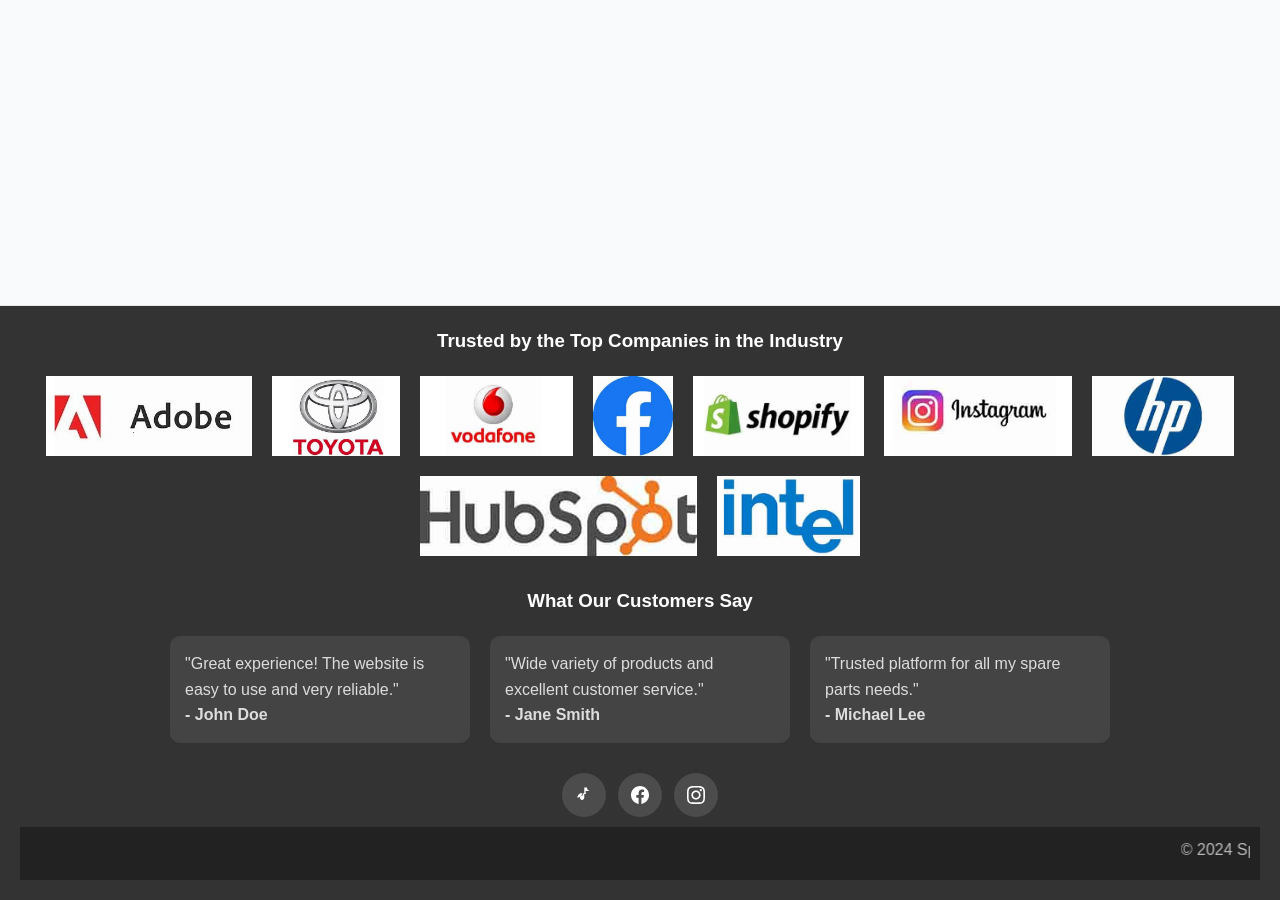
<file: last.html>
<!DOCTYPE html>
<html lang="en">
<head>
    <meta charset="UTF-8">
    <meta name="viewport" content="width=device-width, initial-scale=1.0">
    <title>Footer — Modern Lanka Motors</title>
    <link rel="stylesheet" href="styles.css">
    <style>
        body {
            margin: 0;
            font-family: Arial, sans-serif;
            display: flex;
            flex-direction: column;
            min-height: 100vh;
            overflow-x: hidden;
        }

        .content {
            flex: 1;
        }

        footer {
            background-color: grey;
            color: white;
            padding: 20px;
            text-align: center;
            border-top: 1px solid #e7e7e7;
            position: relative;
            bottom: 0;
            width: 100%;
            box-sizing: border-box;
        }

        .footer-container {
            display: flex;
            justify-content: space-between;
            flex-wrap: wrap;
            padding: 20px 50px;
            box-sizing: border-box;
        }

        .footer-section {
            flex: 1;
            margin: 10px;
            min-width: 200px;
        }

        .footer-section h3 {
            margin-bottom: 15px;
            font-weight: bold;
        }

        .footer-section ul {
            list-style-type: none;
            padding: 0;
            margin: 0;
        }

        .footer-section ul li {
            margin-bottom: 10px;
        }

        .footer-section ul li a {
            text-decoration: none;
            color: white;
            display: inline-block;
            min-height: 44px;
            line-height: 44px;
        }

        .footer-section ul li a:hover {
            text-decoration: underline;
        }

        .company-logos {
            display: flex;
            justify-content: center;
            align-items: center;
            flex-wrap: wrap;
            gap: 20px;
            margin-top: 20px;
        }

        .company-logos img {
            height: 80px;
            width: auto;
            max-width: 100%;
            object-fit: contain;
            transition: transform 0.2s ease;
        }

        .company-logos img:hover {
            transform: scale(1.05);
        }

        .testimonials-grid {
            display: flex;
            justify-content: center;
            align-items: stretch;
            flex-wrap: wrap;
            gap: 20px;
            margin-top: 20px;
        }

        .testimonial-card {
            background-color: #444;
            color: #ddd;
            padding: 15px;
            border-radius: 10px;
            max-width: 300px;
            width: 100%;
            box-sizing: border-box;
            text-align: left;
        }

        .scrolling-strip {
            background-color: #222;
            color: #bbb;
            padding: 10px;
            overflow: hidden;
            max-width: 100%;
            box-sizing: border-box;
        }

        .last-social-links {
            display: flex;
            justify-content: center;
            align-items: center;
            gap: 12px;
            margin: 20px 0 10px;
        }

        .last-social-links .social-btn {
            display: inline-flex;
            align-items: center;
            justify-content: center;
            width: 44px;
            height: 44px;
            border-radius: 50%;
            background: rgba(255, 255, 255, 0.12);
            color: #fff;
            text-decoration: none;
            transition: all 0.3s ease;
        }

        .last-social-links .social-btn:hover {
            background: var(--accent, #ff6b35);
            color: #fff;
            transform: translateY(-2px);
        }

        @media (max-width: 768px) {
            .footer-container {
                padding: 15px 20px;
            }
            .company-logos {
                gap: 15px;
            }
            .company-logos img {
                height: 60px;
            }
            .testimonial-card {
                max-width: 100%;
            }
            footer {
                padding: 20px 15px;
            }
            body, p, li {
                font-size: 16px;
            }
        }

        @media (max-width: 480px) {
            .footer-container {
                padding: 10px 12px;
            }
            .company-logos {
                gap: 12px;
            }
            .company-logos img {
                height: 48px;
            }
            footer {
                padding: 16px 10px;
            }
        }
    </style>
</head>
<body>
    <div class="content">
        <!-- Main content of the page goes here -->
    </div>

    <!-- Footer Section -->
    <footer style="background-color: #333; color: white; padding: 20px; text-align: center;">

        <!-- Trusted Companies Section -->
        <div style="margin-bottom: 30px;">
            <h3>Trusted by the Top Companies in the Industry</h3>
            <div class="company-logos">
                <img src="Adobe.jpg" alt="Adobe">
                <img src="Toyato.jpg" alt="Toyota">
                <img src="vodafone.jpg" alt="Vodafone">
                <img src="facebook.jpg" alt="Facebook">
                <img src="shopify.jpg" alt="Volvo">
                <img src="Instagram.jpg" alt="Instagram">
                <img src="hp.jpg" alt="HP">
                <img src="hubspoot.jpg" alt="SAP">
                <img src="intel.jpg" alt="Intel">
            </div>
        </div>

        <!-- User Comments Section -->
        <div style="margin-top: 30px; margin-bottom: 30px;">
            <h3>What Our Customers Say</h3>
            <div class="testimonials-grid">
                <div class="testimonial-card">
                    <p>"Great experience! The website is easy to use and very reliable."</p>
                    <p><strong>- John Doe</strong></p>
                </div>
                <div class="testimonial-card">
                    <p>"Wide variety of products and excellent customer service."</p>
                    <p><strong>- Jane Smith</strong></p>
                </div>
                <div class="testimonial-card">
                    <p>"Trusted platform for all my spare parts needs."</p>
                    <p><strong>- Michael Lee</strong></p>
                </div>
            </div>
        </div>

        <!-- Social Media Section (including TikTok) -->
        <div class="last-social-links">
            <a href="https://www.tiktok.com/@modern.lanka.motors" target="_blank" rel="noopener noreferrer" class="social-btn" aria-label="Modern Lanka Motors on TikTok">
                <svg width="18" height="18" viewBox="0 0 24 24" fill="currentColor"><path d="M19.59 6.69a4.83 4.83 0 0 1-3.77-4.25V2h-3.45v13.67a2.89 2.89 0 0 1-5.2 1.74 2.89 2.89 0 0 1 2.31-4.64c.29 0 .58.04.85.11V9.37a6.33 6.33 0 0 0-.85-.06 6.34 6.34 0 0 0-6.34 6.34 6.34 6.34 0 0 0 6.34-6.34V9.05a8.28 8.28 0 0 0 4.84 1.54V7.15c-.37 0-.74-.08-1.07-.46z"/></svg>
            </a>
            <a href="#" class="social-btn" aria-label="Facebook">
                <svg width="18" height="18" viewBox="0 0 24 24" fill="currentColor"><path d="M24 12.073c0-6.627-5.373-12-12-12s-12 5.373-12 12c0 5.99 4.388 10.954 10.125 11.854v-8.385H7.078v-3.47h3.047V9.43c0-3.007 1.792-4.669 4.533-4.669 1.312 0 2.686.235 2.686.235v2.953H15.83c-1.491 0-1.956.925-1.956 1.874v2.25h3.328l-.532 3.47h-2.796v8.385C19.612 23.027 24 18.062 24 12.073z"/></svg>
            </a>
            <a href="#" class="social-btn" aria-label="Instagram">
                <svg width="18" height="18" viewBox="0 0 24 24" fill="currentColor"><path d="M12 2.163c3.204 0 3.584.012 4.85.07 3.252.148 4.771 1.691 4.919 4.919.058 1.265.069 1.645.069 4.849 0 3.205-.012 3.584-.069 4.849-.149 3.225-1.664 4.771-4.919 4.919-1.266.058-1.644.07-4.85.07-3.204 0-3.584-.012-4.849-.07-3.26-.149-4.771-1.699-4.919-4.92-.058-1.265-.07-1.644-.07-4.849 0-3.204.013-3.583.07-4.849.149-3.227 1.664-4.771 4.919-4.919 1.266-.057 1.645-.069 4.849-.069zm0-2.163c-3.259 0-3.667.014-4.947.072-4.358.2-6.78 2.618-6.98 6.98-.059 1.281-.073 1.689-.073 4.948 0 3.259.014 3.668.072 4.948.2 4.358 2.618 6.78 6.98 6.98 1.281.058 1.689.072 4.948.072 3.259 0 3.668-.014 4.948-.072 4.354-.2 6.782-2.618 6.979-6.98.059-1.28.073-1.689.073-4.948 0-3.259-.014-3.667-.072-4.947-.196-4.354-2.617-6.78-6.979-6.98-1.281-.059-1.69-.073-4.949-.073zm0 5.838c-3.403 0-6.162 2.759-6.162 6.162s2.759 6.163 6.162 6.163 6.162-2.759 6.162-6.163c0-3.403-2.759-6.162-6.162-6.162zm0 10.162c-2.209 0-4-1.79-4-4 0-2.209 1.791-4 4-4s4 1.791 4 4c0 2.21-1.791 4-4 4zm6.406-11.845c-.796 0-1.441.645-1.441 1.44s.645 1.44 1.441 1.44c.795 0 1.439-.645 1.439-1.44s-.644-1.44-1.439-1.44z"/></svg>
            </a>
        </div>

        <!-- Scrolling Footer Text -->
        <div class="scrolling-strip">
            <marquee>© 2024 Spare Parts Hub | Your Trusted Partner for Quality Auto Parts</marquee>
        </div>
    </footer>
</body>
</html>
</file>
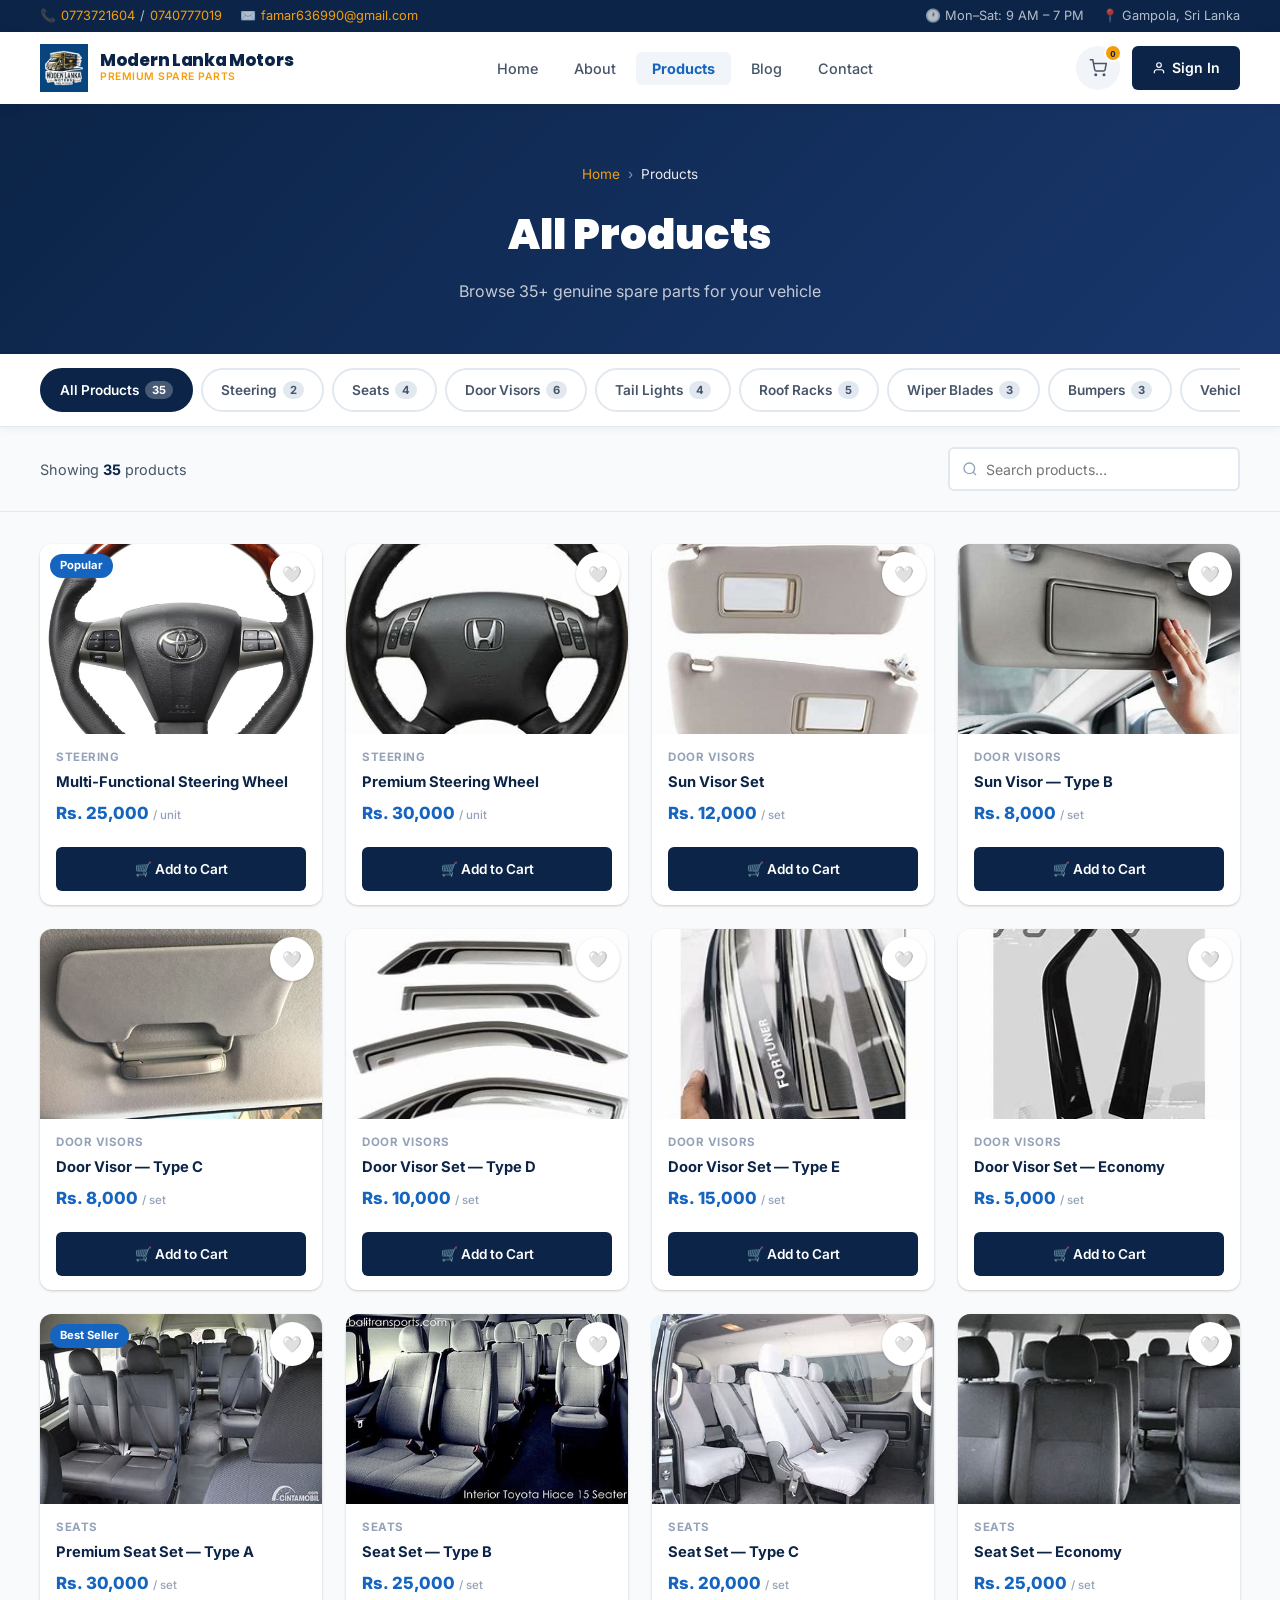
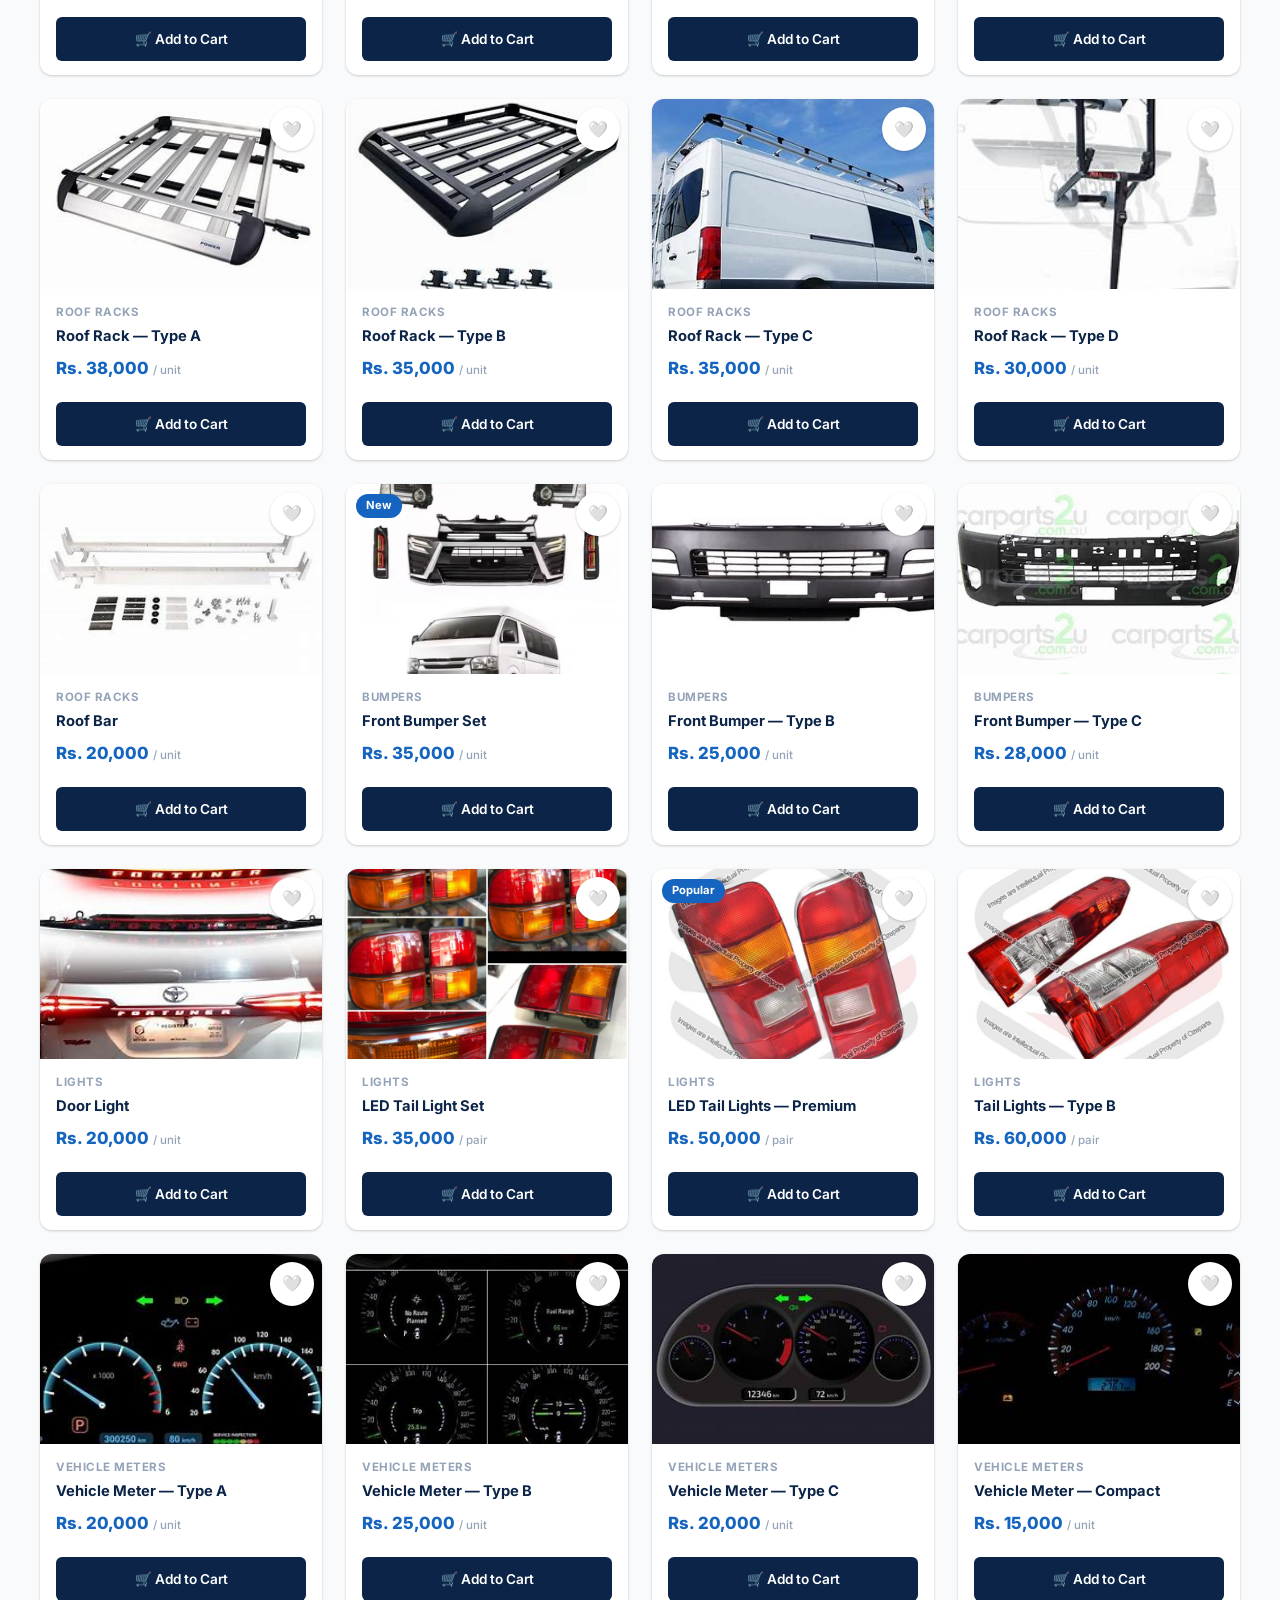
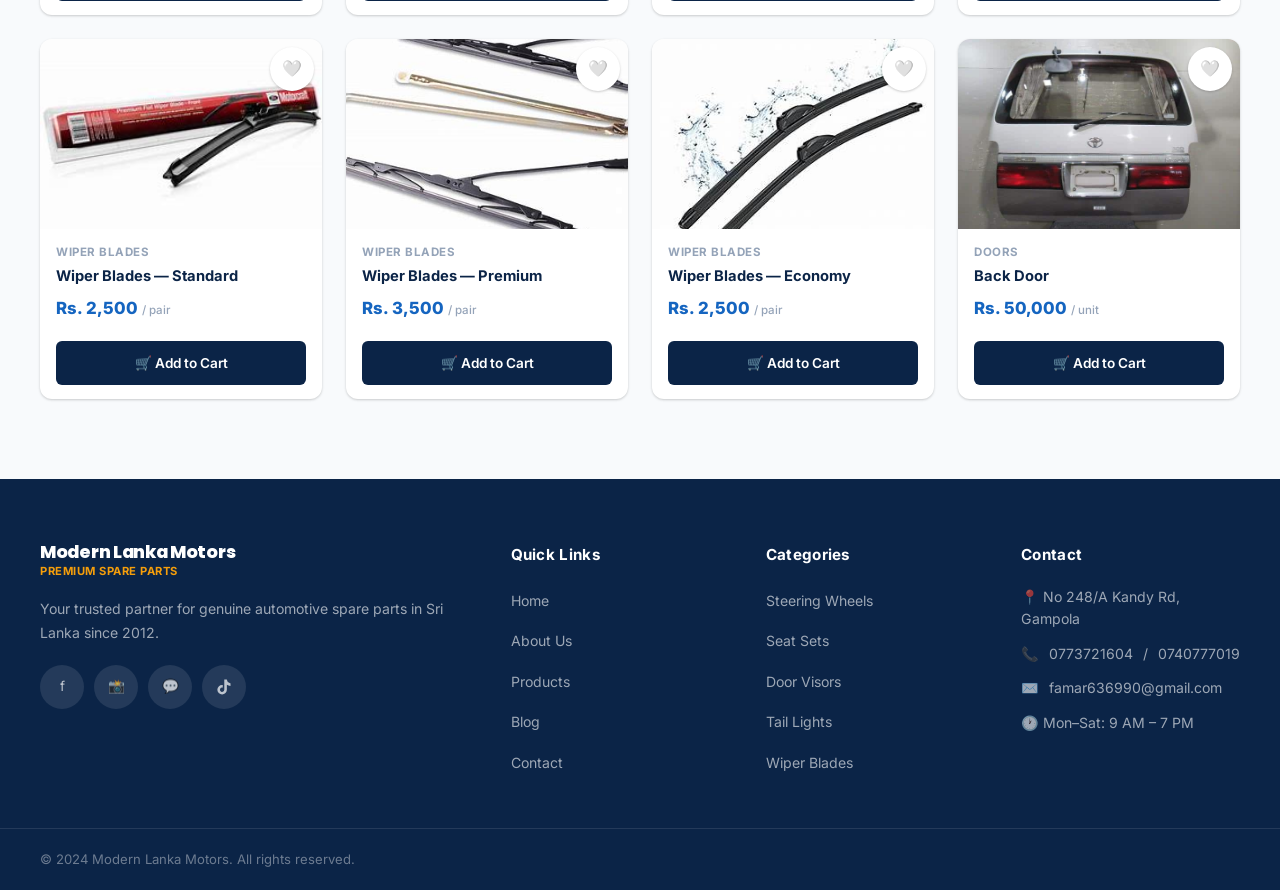
<file: Products.html>
<!DOCTYPE html>
<html lang="en">
<head>
  <meta charset="UTF-8">
  <meta name="viewport" content="width=device-width, initial-scale=1.0">
  <meta name="description" content="Browse 35+ automotive spare parts at Modern Lanka Motors — steering wheels, seats, door visors, tail lights, wiper blades and more.">
  <title>Products — Modern Lanka Motors</title>
  <link rel="stylesheet" href="styles.css">
  <style>
    /* ── Page Hero ──────────────────────── */
    .page-hero {
      background: linear-gradient(135deg, var(--primary) 0%, var(--primary-light) 100%);
      padding: 60px 40px 50px;
      text-align: center;
      width: 100%;
    }
    .page-hero h1 {
      font-family: 'Poppins', sans-serif;
      font-size: clamp(1.8rem, 3.5vw, 2.6rem);
      font-weight: 900;
      color: var(--white);
      margin-bottom: 10px;
    }
    .page-hero p { color: rgba(255,255,255,.75); font-size: 1rem; }
    .breadcrumb {
      display: flex;
      align-items: center;
      justify-content: center;
      gap: 8px;
      margin-bottom: 16px;
      font-size: .85rem;
      color: rgba(255,255,255,.5);
      flex-wrap: wrap;
    }
    .breadcrumb a { color: var(--accent); }

    /* ── Filter Bar ─────────────────────── */
    .filter-bar {
      background: var(--white);
      border-bottom: 1px solid var(--gray-200);
      padding: 0 40px;
      position: sticky;
      top: 72px;
      z-index: 100;
      box-shadow: 0 2px 8px rgba(0,0,0,.06);
      width: 100%;
    }
    .filter-inner {
      display: flex;
      align-items: center;
      gap: 8px;
      overflow-x: auto;
      padding: 14px 0;
      scrollbar-width: none;
      -webkit-overflow-scrolling: touch;
    }
    .filter-inner::-webkit-scrollbar { display: none; }
    .filter-btn {
      padding: 8px 18px;
      border-radius: 100px;
      border: 2px solid var(--gray-200);
      background: transparent;
      color: var(--gray-600);
      font-size: .85rem;
      font-weight: 600;
      cursor: pointer;
      white-space: nowrap;
      transition: var(--transition);
      font-family: 'Inter', sans-serif;
      flex-shrink: 0;
      min-height: 44px;
      display: inline-flex;
      align-items: center;
    }
    .filter-btn:hover { border-color: var(--blue); color: var(--blue); }
    .filter-btn.active {
      background: var(--primary);
      border-color: var(--primary);
      color: var(--white);
    }
    .filter-count {
      background: var(--gray-200);
      color: var(--gray-600);
      font-size: .7rem;
      font-weight: 700;
      padding: 2px 7px;
      border-radius: 100px;
      margin-left: 6px;
    }
    .filter-btn.active .filter-count { background: rgba(255,255,255,.25); color: var(--white); }

    /* ── Toolbar ────────────────────────── */
    .toolbar {
      padding: 20px 40px;
      display: flex;
      justify-content: space-between;
      align-items: center;
      background: var(--off-white);
      border-bottom: 1px solid var(--gray-200);
      width: 100%;
    }
    .result-count { font-size: .9rem; color: var(--gray-600); }
    .result-count strong { color: var(--primary); }
    .search-products {
      display: flex;
      align-items: center;
      background: var(--white);
      border: 2px solid var(--gray-200);
      border-radius: var(--radius-sm);
      padding: 0 12px;
      gap: 8px;
      transition: var(--transition);
      min-height: 44px;
    }
    .search-products:focus-within { border-color: var(--blue); box-shadow: 0 0 0 3px rgba(21,101,192,.1); }
    .search-products input {
      border: none;
      padding: 9px 0;
      font-size: .88rem;
      outline: none;
      width: 240px;
      background: transparent;
      font-family: 'Inter', sans-serif;
    }
    .search-products svg { color: var(--gray-400); flex-shrink: 0; }

    /* ── Product Grid ───────────────────── */
    .products-section {
      padding: 32px 40px 80px;
      background: var(--off-white);
      width: 100%;
    }
    .product-grid {
      display: grid;
      grid-template-columns: repeat(auto-fill, minmax(230px, 1fr));
      gap: 24px;
      width: 100%;
    }
    .product-card {
      background: var(--white);
      border-radius: var(--radius-md);
      overflow: hidden;
      box-shadow: var(--shadow-sm);
      transition: var(--transition);
      display: flex;
      flex-direction: column;
      position: relative;
      width: 100%;
    }
    .product-card:hover {
      transform: translateY(-6px);
      box-shadow: var(--shadow-lg);
    }
    .product-img-wrap {
      position: relative;
      overflow: hidden;
      background: var(--gray-100);
      height: 190px;
      width: 100%;
    }
    .product-img-wrap img {
      width: 100%;
      height: 100%;
      max-width: 100%;
      object-fit: cover;
      transition: transform .45s ease;
    }
    .product-card:hover .product-img-wrap img { transform: scale(1.1); }
    .product-badge {
      position: absolute;
      top: 10px;
      left: 10px;
      background: var(--blue);
      color: var(--white);
      font-size: .7rem;
      font-weight: 700;
      padding: 3px 10px;
      border-radius: 100px;
    }
    .wishlist-btn {
      position: absolute;
      top: 8px;
      right: 8px;
      background: var(--white);
      border: none;
      width: 44px;
      height: 44px;
      min-width: 44px;
      min-height: 44px;
      border-radius: 50%;
      display: flex;
      align-items: center;
      justify-content: center;
      cursor: pointer;
      font-size: 1rem;
      box-shadow: var(--shadow-sm);
      transition: var(--transition);
      z-index: 3;
    }
    .wishlist-btn:hover { background: #ffe4e4; }
    .product-body {
      padding: 14px 16px 10px;
      flex: 1;
    }
    .product-category {
      font-size: .72rem;
      color: var(--gray-400);
      font-weight: 700;
      text-transform: uppercase;
      letter-spacing: .5px;
      margin-bottom: 5px;
    }
    .product-name {
      font-weight: 700;
      font-size: .92rem;
      color: var(--primary);
      line-height: 1.4;
      margin-bottom: 8px;
    }
    .product-price {
      font-size: 1.05rem;
      font-weight: 800;
      color: var(--blue);
    }
    .product-price small {
      font-size: .72rem;
      font-weight: 500;
      color: var(--gray-400);
    }
    .product-footer { padding: 10px 16px 14px; }
    .add-cart-btn {
      width: 100%;
      background: var(--primary);
      color: var(--white);
      border: none;
      padding: 10px 12px;
      border-radius: var(--radius-sm);
      font-weight: 600;
      font-size: .85rem;
      cursor: pointer;
      transition: var(--transition);
      font-family: 'Inter', sans-serif;
      display: flex;
      align-items: center;
      justify-content: center;
      gap: 6px;
      min-height: 44px;
    }
    .add-cart-btn:hover { background: var(--blue); }
    .add-cart-btn.added { background: var(--success); }

    /* ── Empty State ────────────────────── */
    .empty-state {
      text-align: center;
      padding: 80px 20px;
      display: none;
    }
    .empty-state.show { display: block; }
    .empty-state .icon { font-size: 4rem; margin-bottom: 16px; }
    .empty-state h3 { color: var(--primary); font-size: 1.3rem; margin-bottom: 8px; }
    .empty-state p { color: var(--gray-400); }

    /* ── Responsive Overrides for Products ─ */
    @media (max-width: 1024px) {
      .filter-bar {
        padding: 0 24px;
        top: 72px;
      }
      .toolbar {
        padding: 16px 24px;
      }
      .products-section {
        padding: 24px 24px 60px;
      }
      .product-grid {
        grid-template-columns: repeat(3, 1fr);
        gap: 20px;
      }
    }

    @media (max-width: 768px) {
      .page-hero {
        padding: 44px 20px 36px;
      }
      .filter-bar {
        padding: 0 16px;
        top: 68px;
      }
      .toolbar {
        flex-direction: column;
        align-items: stretch;
        gap: 14px;
        padding: 16px 20px;
      }
      .search-products {
        width: 100%;
      }
      .search-products input {
        width: 100%;
        min-height: 44px;
        font-size: 16px;
      }
      .products-section {
        padding: 20px 16px 60px;
      }
      .product-grid {
        grid-template-columns: repeat(2, 1fr) !important;
        gap: 16px !important;
      }
      .product-img-wrap {
        height: auto !important;
        aspect-ratio: 4 / 3;
      }
      .product-img-wrap img {
        height: 100% !important;
        max-width: 100% !important;
        object-fit: cover !important;
      }
    }

    @media (max-width: 480px) {
      .page-hero {
        padding: 36px 16px 28px;
      }
      .page-hero h1 {
        font-size: 1.6rem;
      }
      .filter-bar {
        top: 64px;
        padding: 0 14px;
      }
      .toolbar {
        padding: 14px 14px;
      }
      .product-grid {
        grid-template-columns: 1fr !important;
        gap: 16px !important;
      }
    }
  </style>
</head>
<body>

  <!-- Top Bar -->
  <div class="top-bar">
    <div class="top-bar-left">
      <span>📞 <a href="tel:0773721604">0773721604</a> / <a href="tel:0740777019">0740777019</a></span>
      <span>✉️ <a href="mailto:famar636990@gmail.com">famar636990@gmail.com</a></span>
    </div>
    <div class="top-bar-right">
      <span>🕐 Mon–Sat: 9 AM – 7 PM</span>
      <span>📍 Gampola, Sri Lanka</span>
    </div>
  </div>

  <!-- Navbar -->
  <nav class="navbar" id="mainNav">
    <a href="index.html" class="navbar-brand">
      <img src="Logo.jpg" alt="Modern Lanka Motors Logo">
      <div class="brand-text">
        <span class="brand-name">Modern Lanka Motors</span>
        <span class="brand-tagline">Premium Spare Parts</span>
      </div>
    </a>

    <!-- Hamburger Toggle Button -->
    <button class="nav-toggle" id="navToggle" aria-label="Toggle navigation" aria-expanded="false">
      <span></span>
      <span></span>
      <span></span>
    </button>

    <div class="nav-menu" id="navMenu">
      <ul class="nav-links">
        <li><a href="index.html">Home</a></li>
        <li><a href="About.html">About</a></li>
        <li><a href="Products.html" class="active">Products</a></li>
        <li><a href="blgg.html">Blog</a></li>
        <li><a href="contact.html">Contact</a></li>
      </ul>
      <div class="nav-actions">
        <div class="nav-action-btns">
          <button class="btn-icon" id="cartBtn" title="Cart">
            <svg width="18" height="18" viewBox="0 0 24 24" fill="none" stroke="currentColor" stroke-width="2"><circle cx="9" cy="21" r="1"/><circle cx="20" cy="21" r="1"/><path d="M1 1h4l2.68 13.39a2 2 0 0 0 2 1.61h9.72a2 2 0 0 0 2-1.61L23 6H6"/></svg>
            <span class="badge" id="cartCount">0</span>
          </button>
          <a href="sign-in.html" class="btn-signin">
            <svg width="14" height="14" viewBox="0 0 24 24" fill="none" stroke="currentColor" stroke-width="2"><path d="M20 21v-2a4 4 0 0 0-4-4H8a4 4 0 0 0-4 4v2"/><circle cx="12" cy="7" r="4"/></svg>
            Sign In
          </a>
        </div>
      </div>
    </div>
  </nav>

  <!-- Page Hero -->
  <div class="page-hero">
    <div class="breadcrumb">
      <a href="index.html">Home</a>
      <span>›</span>
      <span style="color:rgba(255,255,255,.9)">Products</span>
    </div>
    <h1>All Products</h1>
    <p>Browse 35+ genuine spare parts for your vehicle</p>
  </div>

  <!-- Filter Bar -->
  <div class="filter-bar">
    <div class="filter-inner" id="filterBar">
      <button class="filter-btn active" data-cat="all" onclick="filterProducts('all',this)">All Products <span class="filter-count" id="count-all">35</span></button>
      <button class="filter-btn" data-cat="steering" onclick="filterProducts('steering',this)">Steering <span class="filter-count" id="count-steering">2</span></button>
      <button class="filter-btn" data-cat="seats" onclick="filterProducts('seats',this)">Seats <span class="filter-count" id="count-seats">4</span></button>
      <button class="filter-btn" data-cat="visors" onclick="filterProducts('visors',this)">Door Visors <span class="filter-count" id="count-visors">6</span></button>
      <button class="filter-btn" data-cat="lights" onclick="filterProducts('lights',this)">Tail Lights <span class="filter-count" id="count-lights">4</span></button>
      <button class="filter-btn" data-cat="cargo" onclick="filterProducts('cargo',this)">Roof Racks <span class="filter-count" id="count-cargo">5</span></button>
      <button class="filter-btn" data-cat="wipers" onclick="filterProducts('wipers',this)">Wiper Blades <span class="filter-count" id="count-wipers">3</span></button>
      <button class="filter-btn" data-cat="buffers" onclick="filterProducts('buffers',this)">Bumpers <span class="filter-count" id="count-buffers">3</span></button>
      <button class="filter-btn" data-cat="meters" onclick="filterProducts('meters',this)">Vehicle Meters <span class="filter-count" id="count-meters">4</span></button>
      <button class="filter-btn" data-cat="doors" onclick="filterProducts('doors',this)">Doors <span class="filter-count" id="count-doors">1</span></button>
    </div>
  </div>

  <!-- Toolbar -->
  <div class="toolbar">
    <span class="result-count">Showing <strong id="visibleCount">35</strong> products</span>
    <div class="search-products">
      <svg width="16" height="16" viewBox="0 0 24 24" fill="none" stroke="currentColor" stroke-width="2"><circle cx="11" cy="11" r="8"/><path d="m21 21-4.35-4.35"/></svg>
      <input type="text" placeholder="Search products…" id="productSearch" oninput="searchProducts(this.value)">
    </div>
  </div>

  <!-- Products Section -->
  <section class="products-section">
    <div class="product-grid" id="productGrid">

      <!-- STEERING -->
      <div class="product-card" data-cat="steering" data-name="multi-functional steering wheel">
        <div class="product-img-wrap">
          <img src="steering/S2.jpg" alt="Multi-Functional Steering Wheel">
          <span class="product-badge">Popular</span>
          <button class="wishlist-btn" onclick="toggleWish(this)" aria-label="Add to wishlist">🤍</button>
        </div>
        <div class="product-body">
          <div class="product-category">Steering</div>
          <div class="product-name">Multi-Functional Steering Wheel</div>
          <div class="product-price">Rs. 25,000 <small>/ unit</small></div>
        </div>
        <div class="product-footer">
          <button class="add-cart-btn" onclick="addToCart(this,'Multi-Functional Steering Wheel')">
            🛒 Add to Cart
          </button>
        </div>
      </div>

      <div class="product-card" data-cat="steering" data-name="steering wheel premium">
        <div class="product-img-wrap">
          <img src="steering/OIP (3).jpg" alt="Premium Steering Wheel">
          <button class="wishlist-btn" onclick="toggleWish(this)" aria-label="Add to wishlist">🤍</button>
        </div>
        <div class="product-body">
          <div class="product-category">Steering</div>
          <div class="product-name">Premium Steering Wheel</div>
          <div class="product-price">Rs. 30,000 <small>/ unit</small></div>
        </div>
        <div class="product-footer">
          <button class="add-cart-btn" onclick="addToCart(this,'Premium Steering Wheel')">🛒 Add to Cart</button>
        </div>
      </div>

      <!-- DOOR VISORS -->
      <div class="product-card" data-cat="visors" data-name="sun visor door visor">
        <div class="product-img-wrap">
          <img src="sun visor/OIP (3).jpg" alt="Sun Visor">
          <button class="wishlist-btn" onclick="toggleWish(this)" aria-label="Add to wishlist">🤍</button>
        </div>
        <div class="product-body">
          <div class="product-category">Door Visors</div>
          <div class="product-name">Sun Visor Set</div>
          <div class="product-price">Rs. 12,000 <small>/ set</small></div>
        </div>
        <div class="product-footer">
          <button class="add-cart-btn" onclick="addToCart(this,'Sun Visor Set')">🛒 Add to Cart</button>
        </div>
      </div>

      <div class="product-card" data-cat="visors" data-name="sun visor door visor">
        <div class="product-img-wrap">
          <img src="sun visor/OIP (4).jpg" alt="Sun Visor">
          <button class="wishlist-btn" onclick="toggleWish(this)" aria-label="Add to wishlist">🤍</button>
        </div>
        <div class="product-body">
          <div class="product-category">Door Visors</div>
          <div class="product-name">Sun Visor — Type B</div>
          <div class="product-price">Rs. 8,000 <small>/ set</small></div>
        </div>
        <div class="product-footer">
          <button class="add-cart-btn" onclick="addToCart(this,'Sun Visor Type B')">🛒 Add to Cart</button>
        </div>
      </div>

      <div class="product-card" data-cat="visors" data-name="door visor">
        <div class="product-img-wrap">
          <img src="sun visor/OIP (5).jpg" alt="Door Visor">
          <button class="wishlist-btn" onclick="toggleWish(this)" aria-label="Add to wishlist">🤍</button>
        </div>
        <div class="product-body">
          <div class="product-category">Door Visors</div>
          <div class="product-name">Door Visor — Type C</div>
          <div class="product-price">Rs. 8,000 <small>/ set</small></div>
        </div>
        <div class="product-footer">
          <button class="add-cart-btn" onclick="addToCart(this,'Door Visor Type C')">🛒 Add to Cart</button>
        </div>
      </div>

      <div class="product-card" data-cat="visors" data-name="door visor set">
        <div class="product-img-wrap">
          <img src="sun visor/OIP (1).jpg" alt="Door Visor Set">
          <button class="wishlist-btn" onclick="toggleWish(this)" aria-label="Add to wishlist">🤍</button>
        </div>
        <div class="product-body">
          <div class="product-category">Door Visors</div>
          <div class="product-name">Door Visor Set — Type D</div>
          <div class="product-price">Rs. 10,000 <small>/ set</small></div>
        </div>
        <div class="product-footer">
          <button class="add-cart-btn" onclick="addToCart(this,'Door Visor Set Type D')">🛒 Add to Cart</button>
        </div>
      </div>

      <div class="product-card" data-cat="visors" data-name="door visor set">
        <div class="product-img-wrap">
          <img src="sun visor/OIP (2).jpg" alt="Door Visor Set">
          <button class="wishlist-btn" onclick="toggleWish(this)" aria-label="Add to wishlist">🤍</button>
        </div>
        <div class="product-body">
          <div class="product-category">Door Visors</div>
          <div class="product-name">Door Visor Set — Type E</div>
          <div class="product-price">Rs. 15,000 <small>/ set</small></div>
        </div>
        <div class="product-footer">
          <button class="add-cart-btn" onclick="addToCart(this,'Door Visor Set Type E')">🛒 Add to Cart</button>
        </div>
      </div>

      <div class="product-card" data-cat="visors" data-name="door visor set">
        <div class="product-img-wrap">
          <img src="sun visor/download.jpg" alt="Door Visor">
          <button class="wishlist-btn" onclick="toggleWish(this)" aria-label="Add to wishlist">🤍</button>
        </div>
        <div class="product-body">
          <div class="product-category">Door Visors</div>
          <div class="product-name">Door Visor Set — Economy</div>
          <div class="product-price">Rs. 5,000 <small>/ set</small></div>
        </div>
        <div class="product-footer">
          <button class="add-cart-btn" onclick="addToCart(this,'Door Visor Set Economy')">🛒 Add to Cart</button>
        </div>
      </div>

      <!-- SEATS -->
      <div class="product-card" data-cat="seats" data-name="seat set premium">
        <div class="product-img-wrap">
          <img src="seets/OIP (1).jpg" alt="Seat Set">
          <span class="product-badge">Best Seller</span>
          <button class="wishlist-btn" onclick="toggleWish(this)" aria-label="Add to wishlist">🤍</button>
        </div>
        <div class="product-body">
          <div class="product-category">Seats</div>
          <div class="product-name">Premium Seat Set — Type A</div>
          <div class="product-price">Rs. 30,000 <small>/ set</small></div>
        </div>
        <div class="product-footer">
          <button class="add-cart-btn" onclick="addToCart(this,'Premium Seat Set Type A')">🛒 Add to Cart</button>
        </div>
      </div>

      <div class="product-card" data-cat="seats" data-name="seat set">
        <div class="product-img-wrap">
          <img src="seets/OIP (3).jpg" alt="Seat Set">
          <button class="wishlist-btn" onclick="toggleWish(this)" aria-label="Add to wishlist">🤍</button>
        </div>
        <div class="product-body">
          <div class="product-category">Seats</div>
          <div class="product-name">Seat Set — Type B</div>
          <div class="product-price">Rs. 25,000 <small>/ set</small></div>
        </div>
        <div class="product-footer">
          <button class="add-cart-btn" onclick="addToCart(this,'Seat Set Type B')">🛒 Add to Cart</button>
        </div>
      </div>

      <div class="product-card" data-cat="seats" data-name="seat set">
        <div class="product-img-wrap">
          <img src="seets/OIP.jpg" alt="Seat Set">
          <button class="wishlist-btn" onclick="toggleWish(this)" aria-label="Add to wishlist">🤍</button>
        </div>
        <div class="product-body">
          <div class="product-category">Seats</div>
          <div class="product-name">Seat Set — Type C</div>
          <div class="product-price">Rs. 20,000 <small>/ set</small></div>
        </div>
        <div class="product-footer">
          <button class="add-cart-btn" onclick="addToCart(this,'Seat Set Type C')">🛒 Add to Cart</button>
        </div>
      </div>

      <div class="product-card" data-cat="seats" data-name="seat set economy">
        <div class="product-img-wrap">
          <img src="seets/OIP (4).jpg" alt="Seat Set Economy">
          <button class="wishlist-btn" onclick="toggleWish(this)" aria-label="Add to wishlist">🤍</button>
        </div>
        <div class="product-body">
          <div class="product-category">Seats</div>
          <div class="product-name">Seat Set — Economy</div>
          <div class="product-price">Rs. 25,000 <small>/ set</small></div>
        </div>
        <div class="product-footer">
          <button class="add-cart-btn" onclick="addToCart(this,'Seat Set Economy')">🛒 Add to Cart</button>
        </div>
      </div>

      <!-- ROOF RACKS / CARGO -->
      <div class="product-card" data-cat="cargo" data-name="roof rack cargo carrier hood rack">
        <div class="product-img-wrap">
          <img src="cargo career/download (1).jpg" alt="Roof Rack">
          <button class="wishlist-btn" onclick="toggleWish(this)" aria-label="Add to wishlist">🤍</button>
        </div>
        <div class="product-body">
          <div class="product-category">Roof Racks</div>
          <div class="product-name">Roof Rack — Type A</div>
          <div class="product-price">Rs. 38,000 <small>/ unit</small></div>
        </div>
        <div class="product-footer">
          <button class="add-cart-btn" onclick="addToCart(this,'Roof Rack Type A')">🛒 Add to Cart</button>
        </div>
      </div>

      <div class="product-card" data-cat="cargo" data-name="roof rack cargo">
        <div class="product-img-wrap">
          <img src="cargo career/download (2).jpg" alt="Roof Rack">
          <button class="wishlist-btn" onclick="toggleWish(this)" aria-label="Add to wishlist">🤍</button>
        </div>
        <div class="product-body">
          <div class="product-category">Roof Racks</div>
          <div class="product-name">Roof Rack — Type B</div>
          <div class="product-price">Rs. 35,000 <small>/ unit</small></div>
        </div>
        <div class="product-footer">
          <button class="add-cart-btn" onclick="addToCart(this,'Roof Rack Type B')">🛒 Add to Cart</button>
        </div>
      </div>

      <div class="product-card" data-cat="cargo" data-name="roof rack cargo">
        <div class="product-img-wrap">
          <img src="cargo career/OIP (4).jpg" alt="Roof Rack">
          <button class="wishlist-btn" onclick="toggleWish(this)" aria-label="Add to wishlist">🤍</button>
        </div>
        <div class="product-body">
          <div class="product-category">Roof Racks</div>
          <div class="product-name">Roof Rack — Type C</div>
          <div class="product-price">Rs. 35,000 <small>/ unit</small></div>
        </div>
        <div class="product-footer">
          <button class="add-cart-btn" onclick="addToCart(this,'Roof Rack Type C')">🛒 Add to Cart</button>
        </div>
      </div>

      <div class="product-card" data-cat="cargo" data-name="roof rack cargo">
        <div class="product-img-wrap">
          <img src="cargo career/OIP (3).jpg" alt="Roof Rack">
          <button class="wishlist-btn" onclick="toggleWish(this)" aria-label="Add to wishlist">🤍</button>
        </div>
        <div class="product-body">
          <div class="product-category">Roof Racks</div>
          <div class="product-name">Roof Rack — Type D</div>
          <div class="product-price">Rs. 30,000 <small>/ unit</small></div>
        </div>
        <div class="product-footer">
          <button class="add-cart-btn" onclick="addToCart(this,'Roof Rack Type D')">🛒 Add to Cart</button>
        </div>
      </div>

      <div class="product-card" data-cat="cargo" data-name="roof bar cargo">
        <div class="product-img-wrap">
          <img src="cargo career/OIP (1).jpg" alt="Roof Bar">
          <button class="wishlist-btn" onclick="toggleWish(this)" aria-label="Add to wishlist">🤍</button>
        </div>
        <div class="product-body">
          <div class="product-category">Roof Racks</div>
          <div class="product-name">Roof Bar</div>
          <div class="product-price">Rs. 20,000 <small>/ unit</small></div>
        </div>
        <div class="product-footer">
          <button class="add-cart-btn" onclick="addToCart(this,'Roof Bar')">🛒 Add to Cart</button>
        </div>
      </div>

      <!-- BUMPERS -->
      <div class="product-card" data-cat="buffers" data-name="front bumper buffer">
        <div class="product-img-wrap">
          <img src="WhatsApp Image 2024-10-14 at 16.09.53_b0cae6fe.jpg" alt="Front Bumper Set">
          <span class="product-badge">New</span>
          <button class="wishlist-btn" onclick="toggleWish(this)" aria-label="Add to wishlist">🤍</button>
        </div>
        <div class="product-body">
          <div class="product-category">Bumpers</div>
          <div class="product-name">Front Bumper Set</div>
          <div class="product-price">Rs. 35,000 <small>/ unit</small></div>
        </div>
        <div class="product-footer">
          <button class="add-cart-btn" onclick="addToCart(this,'Front Bumper Set')">🛒 Add to Cart</button>
        </div>
      </div>

      <div class="product-card" data-cat="buffers" data-name="front bumper">
        <div class="product-img-wrap">
          <img src="seets/OIP (6).jpg" alt="Front Bumper">
          <button class="wishlist-btn" onclick="toggleWish(this)" aria-label="Add to wishlist">🤍</button>
        </div>
        <div class="product-body">
          <div class="product-category">Bumpers</div>
          <div class="product-name">Front Bumper — Type B</div>
          <div class="product-price">Rs. 25,000 <small>/ unit</small></div>
        </div>
        <div class="product-footer">
          <button class="add-cart-btn" onclick="addToCart(this,'Front Bumper Type B')">🛒 Add to Cart</button>
        </div>
      </div>

      <div class="product-card" data-cat="buffers" data-name="front bumper">
        <div class="product-img-wrap">
          <img src="seets/OIP (7).jpg" alt="Front Bumper">
          <button class="wishlist-btn" onclick="toggleWish(this)" aria-label="Add to wishlist">🤍</button>
        </div>
        <div class="product-body">
          <div class="product-category">Bumpers</div>
          <div class="product-name">Front Bumper — Type C</div>
          <div class="product-price">Rs. 28,000 <small>/ unit</small></div>
        </div>
        <div class="product-footer">
          <button class="add-cart-btn" onclick="addToCart(this,'Front Bumper Type C')">🛒 Add to Cart</button>
        </div>
      </div>

      <!-- DOOR LIGHT -->
      <div class="product-card" data-cat="lights" data-name="door light">
        <div class="product-img-wrap">
          <img src="sun visor/download (4).jpg" alt="Door Light">
          <button class="wishlist-btn" onclick="toggleWish(this)" aria-label="Add to wishlist">🤍</button>
        </div>
        <div class="product-body">
          <div class="product-category">Lights</div>
          <div class="product-name">Door Light</div>
          <div class="product-price">Rs. 20,000 <small>/ unit</small></div>
        </div>
        <div class="product-footer">
          <button class="add-cart-btn" onclick="addToCart(this,'Door Light')">🛒 Add to Cart</button>
        </div>
      </div>

      <!-- TAIL LIGHTS -->
      <div class="product-card" data-cat="lights" data-name="tail lights led">
        <div class="product-img-wrap">
          <img src="WhatsApp Image 2024-10-13 at 20.31.41_58e54205.jpg" alt="Tail Light Set">
          <button class="wishlist-btn" onclick="toggleWish(this)" aria-label="Add to wishlist">🤍</button>
        </div>
        <div class="product-body">
          <div class="product-category">Lights</div>
          <div class="product-name">LED Tail Light Set</div>
          <div class="product-price">Rs. 35,000 <small>/ pair</small></div>
        </div>
        <div class="product-footer">
          <button class="add-cart-btn" onclick="addToCart(this,'LED Tail Light Set')">🛒 Add to Cart</button>
        </div>
      </div>

      <div class="product-card" data-cat="lights" data-name="tail lights led premium">
        <div class="product-img-wrap">
          <img src="lights.jpg" alt="Tail Light Premium">
          <span class="product-badge">Popular</span>
          <button class="wishlist-btn" onclick="toggleWish(this)" aria-label="Add to wishlist">🤍</button>
        </div>
        <div class="product-body">
          <div class="product-category">Lights</div>
          <div class="product-name">LED Tail Lights — Premium</div>
          <div class="product-price">Rs. 50,000 <small>/ pair</small></div>
        </div>
        <div class="product-footer">
          <button class="add-cart-btn" onclick="addToCart(this,'LED Tail Lights Premium')">🛒 Add to Cart</button>
        </div>
      </div>

      <div class="product-card" data-cat="lights" data-name="tail lights">
        <div class="product-img-wrap">
          <img src="WhatsApp Image 2024-10-15 at 04.55.38_8bf47a92.jpg" alt="Tail Lights">
          <button class="wishlist-btn" onclick="toggleWish(this)" aria-label="Add to wishlist">🤍</button>
        </div>
        <div class="product-body">
          <div class="product-category">Lights</div>
          <div class="product-name">Tail Lights — Type B</div>
          <div class="product-price">Rs. 60,000 <small>/ pair</small></div>
        </div>
        <div class="product-footer">
          <button class="add-cart-btn" onclick="addToCart(this,'Tail Lights Type B')">🛒 Add to Cart</button>
        </div>
      </div>

      <!-- VEHICLE METERS -->
      <div class="product-card" data-cat="meters" data-name="vehicle meter dashboard">
        <div class="product-img-wrap">
          <img src="caravan/OIP (7).jpg" alt="Vehicle Meter">
          <button class="wishlist-btn" onclick="toggleWish(this)" aria-label="Add to wishlist">🤍</button>
        </div>
        <div class="product-body">
          <div class="product-category">Vehicle Meters</div>
          <div class="product-name">Vehicle Meter — Type A</div>
          <div class="product-price">Rs. 20,000 <small>/ unit</small></div>
        </div>
        <div class="product-footer">
          <button class="add-cart-btn" onclick="addToCart(this,'Vehicle Meter Type A')">🛒 Add to Cart</button>
        </div>
      </div>

      <div class="product-card" data-cat="meters" data-name="vehicle meter dashboard">
        <div class="product-img-wrap">
          <img src="caravan/OIP (1).jpg" alt="Vehicle Meter">
          <button class="wishlist-btn" onclick="toggleWish(this)" aria-label="Add to wishlist">🤍</button>
        </div>
        <div class="product-body">
          <div class="product-category">Vehicle Meters</div>
          <div class="product-name">Vehicle Meter — Type B</div>
          <div class="product-price">Rs. 25,000 <small>/ unit</small></div>
        </div>
        <div class="product-footer">
          <button class="add-cart-btn" onclick="addToCart(this,'Vehicle Meter Type B')">🛒 Add to Cart</button>
        </div>
      </div>

      <div class="product-card" data-cat="meters" data-name="vehicle meter">
        <div class="product-img-wrap">
          <img src="caravan/OIP.jpg" alt="Vehicle Meter">
          <button class="wishlist-btn" onclick="toggleWish(this)" aria-label="Add to wishlist">🤍</button>
        </div>
        <div class="product-body">
          <div class="product-category">Vehicle Meters</div>
          <div class="product-name">Vehicle Meter — Type C</div>
          <div class="product-price">Rs. 20,000 <small>/ unit</small></div>
        </div>
        <div class="product-footer">
          <button class="add-cart-btn" onclick="addToCart(this,'Vehicle Meter Type C')">🛒 Add to Cart</button>
        </div>
      </div>

      <div class="product-card" data-cat="meters" data-name="vehicle meter compact">
        <div class="product-img-wrap">
          <img src="caravan/OIP (2).jpg" alt="Vehicle Meter Compact">
          <button class="wishlist-btn" onclick="toggleWish(this)" aria-label="Add to wishlist">🤍</button>
        </div>
        <div class="product-body">
          <div class="product-category">Vehicle Meters</div>
          <div class="product-name">Vehicle Meter — Compact</div>
          <div class="product-price">Rs. 15,000 <small>/ unit</small></div>
        </div>
        <div class="product-footer">
          <button class="add-cart-btn" onclick="addToCart(this,'Vehicle Meter Compact')">🛒 Add to Cart</button>
        </div>
      </div>

      <!-- WIPER BLADES -->
      <div class="product-card" data-cat="wipers" data-name="wiper blades windshield">
        <div class="product-img-wrap">
          <img src="wiper blade/7.jpg" alt="Wiper Blades">
          <button class="wishlist-btn" onclick="toggleWish(this)" aria-label="Add to wishlist">🤍</button>
        </div>
        <div class="product-body">
          <div class="product-category">Wiper Blades</div>
          <div class="product-name">Wiper Blades — Standard</div>
          <div class="product-price">Rs. 2,500 <small>/ pair</small></div>
        </div>
        <div class="product-footer">
          <button class="add-cart-btn" onclick="addToCart(this,'Wiper Blades Standard')">🛒 Add to Cart</button>
        </div>
      </div>

      <div class="product-card" data-cat="wipers" data-name="wiper blades premium">
        <div class="product-img-wrap">
          <img src="wiper blade/6.jpg" alt="Wiper Blades Premium">
          <button class="wishlist-btn" onclick="toggleWish(this)" aria-label="Add to wishlist">🤍</button>
        </div>
        <div class="product-body">
          <div class="product-category">Wiper Blades</div>
          <div class="product-name">Wiper Blades — Premium</div>
          <div class="product-price">Rs. 3,500 <small>/ pair</small></div>
        </div>
        <div class="product-footer">
          <button class="add-cart-btn" onclick="addToCart(this,'Wiper Blades Premium')">🛒 Add to Cart</button>
        </div>
      </div>

      <div class="product-card" data-cat="wipers" data-name="wiper blades economy">
        <div class="product-img-wrap">
          <img src="wiper blade/4.jpg" alt="Wiper Blades Economy">
          <button class="wishlist-btn" onclick="toggleWish(this)" aria-label="Add to wishlist">🤍</button>
        </div>
        <div class="product-body">
          <div class="product-category">Wiper Blades</div>
          <div class="product-name">Wiper Blades — Economy</div>
          <div class="product-price">Rs. 2,500 <small>/ pair</small></div>
        </div>
        <div class="product-footer">
          <button class="add-cart-btn" onclick="addToCart(this,'Wiper Blades Economy')">🛒 Add to Cart</button>
        </div>
      </div>

      <!-- BACK DOOR -->
      <div class="product-card" data-cat="doors" data-name="back door rear door">
        <div class="product-img-wrap">
          <img src="Back Door.jpg" alt="Back Door">
          <button class="wishlist-btn" onclick="toggleWish(this)" aria-label="Add to wishlist">🤍</button>
        </div>
        <div class="product-body">
          <div class="product-category">Doors</div>
          <div class="product-name">Back Door</div>
          <div class="product-price">Rs. 50,000 <small>/ unit</small></div>
        </div>
        <div class="product-footer">
          <button class="add-cart-btn" onclick="addToCart(this,'Back Door')">🛒 Add to Cart</button>
        </div>
      </div>

    </div><!-- /.product-grid -->

    <div class="empty-state" id="emptyState">
      <div class="icon">🔍</div>
      <h3>No Products Found</h3>
      <p>Try a different search term or category.</p>
    </div>

  </section>

  <!-- Footer -->
  <footer class="footer">
    <div class="footer-grid">
      <div class="footer-brand">
        <div style="margin-bottom:12px;">
          <div class="brand-name" style="color:white;font-family:'Poppins',sans-serif;font-weight:800;font-size:1.1rem;">Modern Lanka Motors</div>
          <div class="brand-tagline" style="color:var(--accent);font-size:.7rem;font-weight:700;letter-spacing:.5px;text-transform:uppercase;">Premium Spare Parts</div>
        </div>
        <p>Your trusted partner for genuine automotive spare parts in Sri Lanka since 2012.</p>
        <div class="footer-social" style="margin-top:20px;">
          <a href="#" class="social-btn" title="Facebook">f</a>
          <a href="#" class="social-btn" title="Instagram">📸</a>
          <a href="https://wa.me/94773721604" class="social-btn" title="WhatsApp">💬</a>
          <a href="https://www.tiktok.com/@modern.lanka.motors" target="_blank" rel="noopener noreferrer" class="social-btn" aria-label="Modern Lanka Motors on TikTok" title="TikTok">
            <svg width="18" height="18" viewBox="0 0 24 24" fill="currentColor"><path d="M19.59 6.69a4.83 4.83 0 0 1-3.77-4.25V2h-3.45v13.67a2.89 2.89 0 0 1-5.2 1.74 2.89 2.89 0 0 1 2.31-4.64c.29 0 .58.04.85.11V9.37a6.33 6.33 0 0 0-.85-.06 6.34 6.34 0 0 0-6.34 6.34 6.34 6.34 0 0 0 6.34 6.34 6.34 6.34 0 0 0 6.34-6.34V9.05a8.28 8.28 0 0 0 4.84 1.54V7.15c-.37 0-.74-.08-1.07-.46z"/></svg>
          </a>
        </div>
      </div>
      <div class="footer-col">
        <h4>Quick Links</h4>
        <ul>
          <li><a href="index.html">Home</a></li>
          <li><a href="About.html">About Us</a></li>
          <li><a href="Products.html">Products</a></li>
          <li><a href="blgg.html">Blog</a></li>
          <li><a href="contact.html">Contact</a></li>
        </ul>
      </div>
      <div class="footer-col">
        <h4>Categories</h4>
        <ul>
          <li><a href="#" onclick="filterProducts('steering',null);return false;">Steering Wheels</a></li>
          <li><a href="#" onclick="filterProducts('seats',null);return false;">Seat Sets</a></li>
          <li><a href="#" onclick="filterProducts('visors',null);return false;">Door Visors</a></li>
          <li><a href="#" onclick="filterProducts('lights',null);return false;">Tail Lights</a></li>
          <li><a href="#" onclick="filterProducts('wipers',null);return false;">Wiper Blades</a></li>
        </ul>
      </div>
      <div class="footer-col">
        <h4>Contact</h4>
        <div class="footer-contact-item">📍 No 248/A Kandy Rd, Gampola</div>
        <div class="footer-contact-item">📞 <a href="tel:0773721604">0773721604</a> / <a href="tel:0740777019">0740777019</a></div>
        <div class="footer-contact-item">✉️ <a href="mailto:famar636990@gmail.com">famar636990@gmail.com</a></div>
        <div class="footer-contact-item">🕐 Mon–Sat: 9 AM – 7 PM</div>
      </div>
    </div>
    <div class="footer-bottom">
      <span>© 2024 Modern Lanka Motors. All rights reserved.</span>
    </div>
  </footer>

  <button id="scrollTop" onclick="window.scrollTo({top:0,behavior:'smooth'})" title="Back to top">
    <svg width="18" height="18" viewBox="0 0 24 24" fill="none" stroke="currentColor" stroke-width="2.5"><path d="M18 15l-6-6-6 6"/></svg>
  </button>

  <script>
    // ── Mobile Menu Toggle ─────────────────────────
    const navToggle = document.getElementById('navToggle');
    const navMenu = document.getElementById('navMenu');
    if (navToggle && navMenu) {
      navToggle.addEventListener('click', (e) => {
        e.stopPropagation();
        const isOpen = navMenu.classList.toggle('active');
        navToggle.classList.toggle('active');
        navToggle.setAttribute('aria-expanded', isOpen);
      });
      document.addEventListener('click', (e) => {
        if (!navMenu.contains(e.target) && !navToggle.contains(e.target) && navMenu.classList.contains('active')) {
          navMenu.classList.remove('active');
          navToggle.classList.remove('active');
          navToggle.setAttribute('aria-expanded', 'false');
        }
      });
    }

    let cart = [];
    let activeCategory = 'all';
    let searchTerm = '';

    function filterProducts(cat, btnEl) {
      activeCategory = cat;
      document.querySelectorAll('.filter-btn').forEach(b => b.classList.remove('active'));
      if (btnEl) btnEl.classList.add('active');
      else {
        const match = document.querySelector(`.filter-btn[data-cat="${cat}"]`);
        if (match) match.classList.add('active');
      }
      applyFilters();
    }

    function searchProducts(term) {
      searchTerm = term.toLowerCase().trim();
      applyFilters();
    }

    function applyFilters() {
      const cards = document.querySelectorAll('.product-card');
      let visible = 0;
      cards.forEach(card => {
        const catMatch = activeCategory === 'all' || card.dataset.cat === activeCategory;
        const nameMatch = !searchTerm || card.dataset.name.includes(searchTerm);
        const show = catMatch && nameMatch;
        card.style.display = show ? '' : 'none';
        if (show) visible++;
      });
      document.getElementById('visibleCount').textContent = visible;
      document.getElementById('emptyState').classList.toggle('show', visible === 0);
    }

    function addToCart(btn, name) {
      cart.push(name);
      document.getElementById('cartCount').textContent = cart.length;
      btn.textContent = '✓ Added!';
      btn.classList.add('added');
      setTimeout(() => {
        btn.textContent = '🛒 Add to Cart';
        btn.classList.remove('added');
      }, 1600);
    }

    function toggleWish(btn) {
      btn.textContent = btn.textContent === '🤍' ? '❤️' : '🤍';
    }

    window.addEventListener('scroll', () => {
      document.getElementById('scrollTop').classList.toggle('visible', window.scrollY > 300);
    });

    const hash = window.location.hash.replace('#','');
    if (hash) filterProducts(hash, null);
  </script>
</body>
</html>
</file>
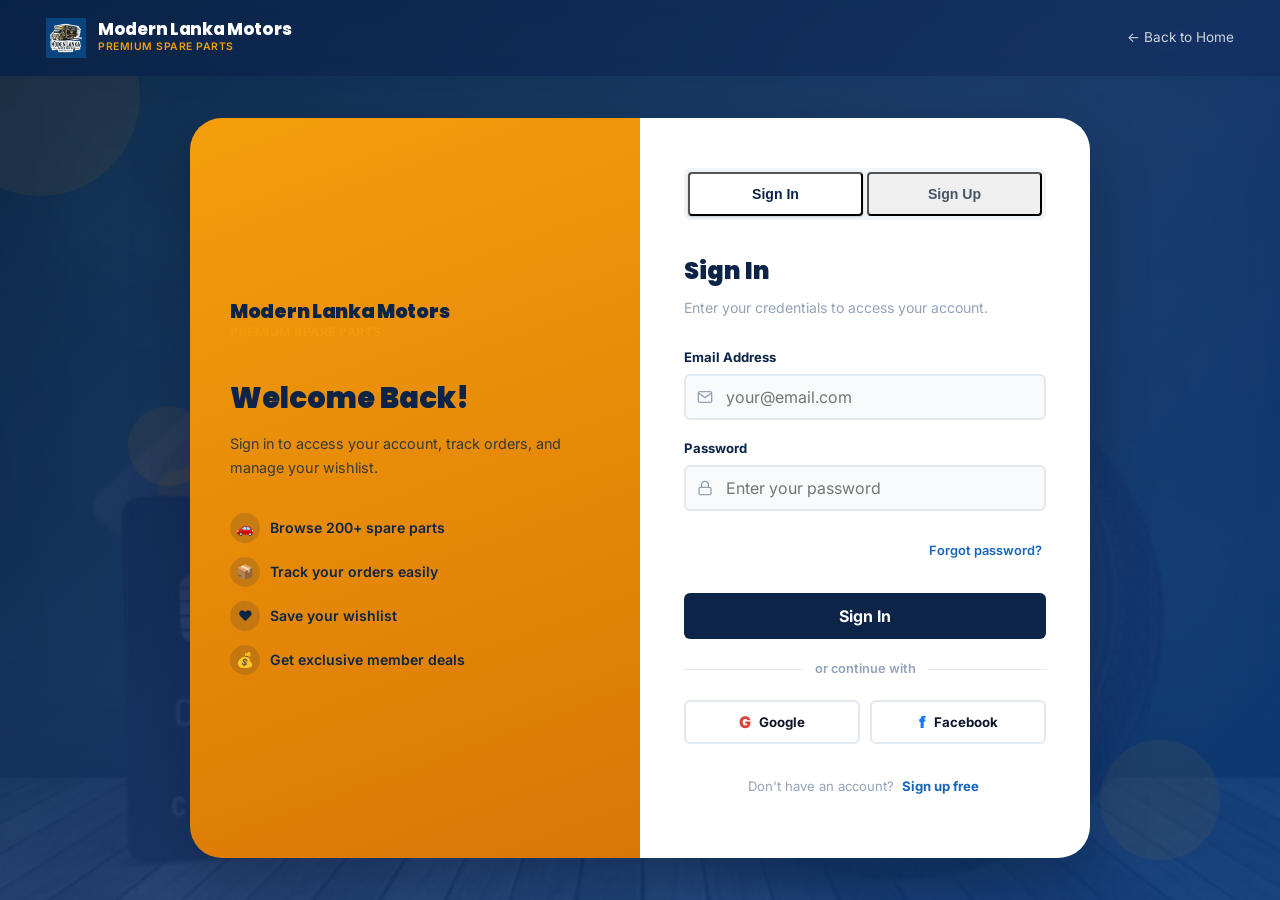
<file: sign-in.html>
<!DOCTYPE html>
<html lang="en">
<head>
  <meta charset="UTF-8">
  <meta name="viewport" content="width=device-width, initial-scale=1.0">
  <meta name="description" content="Sign in to Modern Lanka Motors — access your account, track orders and manage your wishlist.">
  <title>Sign In — Modern Lanka Motors</title>
  <link rel="stylesheet" href="styles.css">
  <style>
    body {
      min-height: 100vh;
      background: linear-gradient(135deg, var(--primary) 0%, var(--primary-light) 50%, #0d3b7a 100%);
      display: flex;
      flex-direction: column;
      margin: 0;
      overflow-x: hidden;
    }

    /* ── Auth Layout ─────────────────────── */
    .auth-page {
      flex: 1;
      display: flex;
      align-items: center;
      justify-content: center;
      padding: 40px 20px;
      position: relative;
      overflow: hidden;
      box-sizing: border-box;
      width: 100%;
    }
    .auth-page::before {
      content: '';
      position: absolute;
      inset: 0;
      background: url('mar.jpeg.jpg') center/cover no-repeat;
      opacity: .08;
    }

    /* Floating shapes */
    .auth-shape {
      position: absolute;
      border-radius: 50%;
      background: var(--accent);
      opacity: .06;
      animation: float-shape linear infinite;
      pointer-events: none;
    }
    @keyframes float-shape {
      0%   { transform: translate(0, 0) rotate(0deg); }
      50%  { transform: translate(30px, -30px) rotate(180deg); }
      100% { transform: translate(0, 0) rotate(360deg); }
    }

    .auth-container {
      position: relative;
      z-index: 2;
      display: grid;
      grid-template-columns: 1fr 1fr;
      max-width: 900px;
      width: 100%;
      border-radius: var(--radius-xl);
      overflow: hidden;
      box-shadow: var(--shadow-xl);
      box-sizing: border-box;
    }

    /* ── Left Panel ──────────────────────── */
    .auth-left {
      background: linear-gradient(160deg, var(--accent) 0%, var(--accent-dark) 100%);
      padding: 60px 40px;
      display: flex;
      flex-direction: column;
      justify-content: center;
      color: var(--primary);
      box-sizing: border-box;
    }
    .auth-left-logo { margin-bottom: 40px; }
    .auth-left-logo .brand-name { font-size: 1.2rem; font-family: 'Poppins', sans-serif; font-weight: 900; }
    .auth-left-logo .brand-tagline { font-size: .75rem; font-weight: 700; letter-spacing: .5px; text-transform: uppercase; opacity: .7; }
    .auth-left h2 {
      font-family: 'Poppins', sans-serif;
      font-size: 1.8rem;
      font-weight: 900;
      margin-bottom: 16px;
      line-height: 1.2;
    }
    .auth-left p { font-size: .9rem; opacity: .8; line-height: 1.7; margin-bottom: 32px; }
    .auth-benefits { list-style: none; display: flex; flex-direction: column; gap: 14px; padding: 0; margin: 0; }
    .auth-benefits li {
      display: flex;
      align-items: center;
      gap: 10px;
      font-size: .88rem;
      font-weight: 600;
    }
    .auth-benefit-icon {
      width: 30px;
      height: 30px;
      border-radius: 50%;
      background: rgba(11,36,71,.15);
      display: flex;
      align-items: center;
      justify-content: center;
      font-size: .9rem;
      flex-shrink: 0;
    }

    /* ── Right Panel (Form) ──────────────── */
    .auth-right {
      background: var(--white);
      padding: 50px 44px;
      display: flex;
      flex-direction: column;
      justify-content: center;
      box-sizing: border-box;
    }
    .auth-tabs {
      display: flex;
      background: var(--gray-100);
      border-radius: var(--radius-sm);
      padding: 4px;
      margin-bottom: 32px;
      gap: 4px;
    }
    .auth-tab {
      flex: 1;
      text-align: center;
      padding: 11px 9px;
      min-height: 44px;
      display: flex;
      align-items: center;
      justify-content: center;
      border-radius: calc(var(--radius-sm) - 2px);
      font-size: .88rem;
      font-weight: 700;
      cursor: pointer;
      transition: var(--transition);
      color: var(--gray-600);
      box-sizing: border-box;
    }
    .auth-tab.active {
      background: var(--white);
      color: var(--primary);
      box-shadow: var(--shadow-sm);
    }
    .auth-right h2 {
      font-family: 'Poppins', sans-serif;
      font-size: 1.5rem;
      font-weight: 900;
      color: var(--primary);
      margin-bottom: 6px;
    }
    .auth-right .sub-text {
      font-size: .88rem;
      color: var(--gray-400);
      margin-bottom: 28px;
    }

    /* ── Form Styles ─────────────────────── */
    .auth-form-group { margin-bottom: 18px; }
    .auth-form-group label {
      display: block;
      font-size: .82rem;
      font-weight: 700;
      color: var(--primary);
      margin-bottom: 6px;
    }
    .auth-input-wrap {
      position: relative;
    }
    .auth-input-icon {
      position: absolute;
      left: 13px;
      top: 50%;
      transform: translateY(-50%);
      color: var(--gray-400);
      pointer-events: none;
    }
    .auth-form-group input {
      width: 100%;
      box-sizing: border-box;
      min-height: 44px;
      padding: 11px 14px 11px 40px;
      border: 2px solid var(--gray-200);
      border-radius: var(--radius-sm);
      font-size: 16px;
      font-family: 'Inter', sans-serif;
      color: var(--text);
      transition: var(--transition);
      outline: none;
      background: var(--off-white);
    }
    .auth-form-group input:focus {
      border-color: var(--blue);
      background: var(--white);
      box-shadow: 0 0 0 3px rgba(21,101,192,.1);
    }
    .auth-form-group input.error { border-color: #ef4444; }
    .field-error { font-size: .75rem; color: #ef4444; margin-top: 4px; display: none; }
    .field-error.show { display: block; }
    .forgot-wrap {
      display: flex;
      justify-content: flex-end;
      margin-bottom: 20px;
    }
    .forgot-link {
      font-size: .8rem;
      color: var(--blue);
      font-weight: 600;
      cursor: pointer;
      transition: var(--transition);
      min-height: 44px;
      display: inline-flex;
      align-items: center;
      padding: 0 4px;
    }
    .forgot-link:hover { color: var(--primary); }
    .auth-submit-btn {
      width: 100%;
      box-sizing: border-box;
      min-height: 44px;
      background: var(--primary);
      color: var(--white);
      border: none;
      padding: 13px;
      border-radius: var(--radius-sm);
      font-size: 1rem;
      font-weight: 700;
      cursor: pointer;
      transition: var(--transition);
      font-family: 'Inter', sans-serif;
      margin-bottom: 20px;
      display: flex;
      align-items: center;
      justify-content: center;
    }
    .auth-submit-btn:hover { background: var(--blue); transform: translateY(-2px); box-shadow: var(--shadow-md); }
    .divider {
      display: flex;
      align-items: center;
      gap: 12px;
      margin-bottom: 20px;
      color: var(--gray-400);
      font-size: .8rem;
      font-weight: 600;
    }
    .divider::before, .divider::after {
      content: '';
      flex: 1;
      height: 1px;
      background: var(--gray-200);
    }
    .social-logins { display: grid; grid-template-columns: 1fr 1fr; gap: 10px; margin-bottom: 20px; }
    .social-login-btn {
      display: flex;
      align-items: center;
      justify-content: center;
      gap: 8px;
      min-height: 44px;
      padding: 10px;
      border: 2px solid var(--gray-200);
      border-radius: var(--radius-sm);
      font-size: .83rem;
      font-weight: 700;
      cursor: pointer;
      transition: var(--transition);
      background: var(--white);
      color: var(--text);
      font-family: 'Inter', sans-serif;
      box-sizing: border-box;
    }
    .social-login-btn:hover { border-color: var(--gray-400); background: var(--off-white); }
    .auth-footer-link {
      text-align: center;
      font-size: .82rem;
      color: var(--gray-400);
      line-height: 1.6;
    }
    .auth-footer-link a {
      color: var(--blue);
      font-weight: 700;
      display: inline-block;
      padding: 6px 4px;
      min-height: 44px;
      line-height: 32px;
    }

    .auth-row-2col {
      display: grid;
      grid-template-columns: 1fr 1fr;
      gap: 12px;
    }

    /* ── Sign Up form (hidden by default) ── */
    #signupPanel { display: none; }
    #signinPanel { display: block; }

    /* ── Minimal Navbar ──────────────────── */
    .auth-navbar {
      background: rgba(11,36,71,.3);
      padding: 16px 40px;
      display: flex;
      align-items: center;
      justify-content: space-between;
      backdrop-filter: blur(10px);
      position: relative;
      z-index: 10;
      box-sizing: border-box;
      width: 100%;
    }
    .auth-navbar .brand-name { color: white; font-family: 'Poppins', sans-serif; font-weight: 800; }
    .auth-navbar .brand-tagline { color: var(--accent); }
    .auth-navbar a {
      color: rgba(255,255,255,.8);
      font-size: .85rem;
      transition: var(--transition);
      text-decoration: none;
      display: inline-flex;
      align-items: center;
      min-height: 44px;
      padding: 0 6px;
    }
    .auth-navbar a:hover { color: var(--accent); }

    /* ── Responsive Media Queries ───────── */
    @media (max-width: 1024px) {
      .auth-container {
        max-width: 780px;
      }
      .auth-left {
        padding: 40px 30px;
      }
      .auth-right {
        padding: 40px 32px;
      }
    }

    @media (max-width: 768px) {
      .auth-page {
        padding: 24px 16px;
      }
      .auth-container {
        grid-template-columns: 1fr;
        max-width: 480px;
        margin: 0 auto;
      }
      .auth-left {
        padding: 32px 24px;
        text-align: center;
      }
      .auth-left-logo {
        margin-bottom: 20px;
      }
      .auth-left h2 {
        font-size: 1.5rem;
      }
      .auth-left p {
        margin-bottom: 20px;
      }
      .auth-benefits {
        display: grid;
        grid-template-columns: 1fr 1fr;
        gap: 12px;
        text-align: left;
      }
      .auth-right {
        padding: 32px 24px;
      }
      .auth-navbar {
        padding: 12px 20px;
      }
    }

    @media (max-width: 480px) {
      .auth-page {
        padding: 16px 12px;
      }
      .auth-navbar {
        padding: 10px 14px;
      }
      .auth-navbar .brand-name {
        font-size: 1rem;
      }
      .auth-navbar .brand-tagline {
        display: none;
      }
      .auth-left {
        padding: 24px 18px;
      }
      .auth-left h2 {
        font-size: 1.3rem;
      }
      .auth-left p {
        font-size: .82rem;
      }
      .auth-benefits {
        grid-template-columns: 1fr;
        gap: 10px;
      }
      .auth-right {
        padding: 28px 18px;
      }
      .auth-row-2col {
        grid-template-columns: 1fr;
        gap: 0;
      }
      .social-logins {
        grid-template-columns: 1fr;
      }
      .auth-tabs {
        margin-bottom: 24px;
      }
    }
  </style>
</head>
<body>

  <!-- Minimal Navbar -->
  <header class="auth-navbar">
    <a href="index.html" class="navbar-brand">
      <img src="Logo.jpg" alt="Modern Lanka Motors Logo" style="height:40px;width:auto;object-fit:contain;">
      <div class="brand-text">
        <span class="brand-name">Modern Lanka Motors</span>
        <span class="brand-tagline">Premium Spare Parts</span>
      </div>
    </a>
    <a href="index.html">← Back to Home</a>
  </header>

  <!-- Floating Shapes & Auth Box -->
  <main class="auth-page">
    <div class="auth-shape" style="width:200px;height:200px;top:-80px;left:-60px;animation-duration:18s;"></div>
    <div class="auth-shape" style="width:120px;height:120px;bottom:40px;right:60px;animation-duration:12s;animation-delay:4s;"></div>
    <div class="auth-shape" style="width:80px;height:80px;top:40%;left:10%;animation-duration:22s;animation-delay:8s;"></div>

    <div class="auth-container">

      <!-- Left Panel -->
      <section class="auth-left">
        <div class="auth-left-logo">
          <div class="brand-name">Modern Lanka Motors</div>
          <div class="brand-tagline">Premium Spare Parts</div>
        </div>
        <h2>Welcome Back!</h2>
        <p>Sign in to access your account, track orders, and manage your wishlist.</p>
        <ul class="auth-benefits">
          <li>
            <div class="auth-benefit-icon">🚗</div>
            Browse 200+ spare parts
          </li>
          <li>
            <div class="auth-benefit-icon">📦</div>
            Track your orders easily
          </li>
          <li>
            <div class="auth-benefit-icon">❤️</div>
            Save your wishlist
          </li>
          <li>
            <div class="auth-benefit-icon">💰</div>
            Get exclusive member deals
          </li>
        </ul>
      </section>

      <!-- Right Panel -->
      <section class="auth-right">
        <div class="auth-tabs" role="tablist">
          <button type="button" class="auth-tab active" id="signinTab" onclick="switchTab('signin')" role="tab" aria-selected="true">Sign In</button>
          <button type="button" class="auth-tab" id="signupTab" onclick="switchTab('signup')" role="tab" aria-selected="false">Sign Up</button>
        </div>

        <!-- Sign In Panel -->
        <div id="signinPanel">
          <h2>Sign In</h2>
          <p class="sub-text">Enter your credentials to access your account.</p>
          <form id="signinForm" onsubmit="handleSignin(event)" novalidate>
            <div class="auth-form-group">
              <label for="signin-email">Email Address</label>
              <div class="auth-input-wrap">
                <svg class="auth-input-icon" width="16" height="16" viewBox="0 0 24 24" fill="none" stroke="currentColor" stroke-width="2"><path d="M4 4h16c1.1 0 2 .9 2 2v12c0 1.1-.9 2-2 2H4c-1.1 0-2-.9-2-2V6c0-1.1.9-2 2-2z"/><polyline points="22,6 12,13 2,6"/></svg>
                <input type="email" id="signin-email" placeholder="your@email.com" required autocomplete="email">
              </div>
              <div class="field-error" id="signin-email-err">Please enter a valid email address.</div>
            </div>
            <div class="auth-form-group">
              <label for="signin-password">Password</label>
              <div class="auth-input-wrap">
                <svg class="auth-input-icon" width="16" height="16" viewBox="0 0 24 24" fill="none" stroke="currentColor" stroke-width="2"><rect x="3" y="11" width="18" height="11" rx="2" ry="2"/><path d="M7 11V7a5 5 0 0 1 10 0v4"/></svg>
                <input type="password" id="signin-password" placeholder="Enter your password" required autocomplete="current-password" minlength="6">
              </div>
              <div class="field-error" id="signin-pass-err">Password must be at least 6 characters.</div>
            </div>
            <div class="forgot-wrap">
              <span class="forgot-link" onclick="alert('Password reset link will be sent to your email.')">Forgot password?</span>
            </div>
            <button type="submit" class="auth-submit-btn" id="signinBtn">Sign In</button>
          </form>
          <div class="divider">or continue with</div>
          <div class="social-logins">
            <button class="social-login-btn" onclick="socialLogin('Google')">
              <span style="color:#DB4437;font-size:1rem;font-weight:900;">G</span> Google
            </button>
            <button class="social-login-btn" onclick="socialLogin('Facebook')">
              <span style="color:#1877F2;font-size:1rem;font-weight:900;">f</span> Facebook
            </button>
          </div>
          <div class="auth-footer-link">Don't have an account? <a onclick="switchTab('signup')" style="cursor:pointer;">Sign up free</a></div>
        </div>

        <!-- Sign Up Panel -->
        <div id="signupPanel">
          <h2>Create Account</h2>
          <p class="sub-text">Join Modern Lanka Motors for exclusive deals and order tracking.</p>
          <form id="signupForm" onsubmit="handleSignup(event)" novalidate>
            <div class="auth-row-2col">
              <div class="auth-form-group">
                <label for="su-fname">First Name</label>
                <div class="auth-input-wrap">
                  <svg class="auth-input-icon" width="16" height="16" viewBox="0 0 24 24" fill="none" stroke="currentColor" stroke-width="2"><path d="M20 21v-2a4 4 0 0 0-4-4H8a4 4 0 0 0-4 4v2"/><circle cx="12" cy="7" r="4"/></svg>
                  <input type="text" id="su-fname" placeholder="First name" required>
                </div>
              </div>
              <div class="auth-form-group">
                <label for="su-lname">Last Name</label>
                <div class="auth-input-wrap">
                  <svg class="auth-input-icon" width="16" height="16" viewBox="0 0 24 24" fill="none" stroke="currentColor" stroke-width="2"><path d="M20 21v-2a4 4 0 0 0-4-4H8a4 4 0 0 0-4 4v2"/><circle cx="12" cy="7" r="4"/></svg>
                  <input type="text" id="su-lname" placeholder="Last name" required>
                </div>
              </div>
            </div>
            <div class="auth-form-group">
              <label for="su-email">Email Address</label>
              <div class="auth-input-wrap">
                <svg class="auth-input-icon" width="16" height="16" viewBox="0 0 24 24" fill="none" stroke="currentColor" stroke-width="2"><path d="M4 4h16c1.1 0 2 .9 2 2v12c0 1.1-.9 2-2 2H4c-1.1 0-2-.9-2-2V6c0-1.1.9-2 2-2z"/><polyline points="22,6 12,13 2,6"/></svg>
                <input type="email" id="su-email" placeholder="your@email.com" required>
              </div>
            </div>
            <div class="auth-form-group">
              <label for="su-phone">Phone Number</label>
              <div class="auth-input-wrap">
                <svg class="auth-input-icon" width="16" height="16" viewBox="0 0 24 24" fill="none" stroke="currentColor" stroke-width="2"><path d="M22 16.92v3a2 2 0 0 1-2.18 2 19.79 19.79 0 0 1-8.63-3.07A19.5 19.5 0 0 1 4.69 14a19.79 19.79 0 0 1-3.07-8.67A2 2 0 0 1 3.62 3h3a2 2 0 0 1 2 1.72 12.84 12.84 0 0 0 .7 2.81 2 2 0 0 1-.45 2.11L7.91 10.91a16 16 0 0 0 6 6l.97-.97a2 2 0 0 1 2.11-.45 12.84 12.84 0 0 0 2.81.7A2 2 0 0 1 22 18.18z"/></svg>
                <input type="tel" id="su-phone" placeholder="07XXXXXXXX">
              </div>
            </div>
            <div class="auth-form-group">
              <label for="su-password">Password</label>
              <div class="auth-input-wrap">
                <svg class="auth-input-icon" width="16" height="16" viewBox="0 0 24 24" fill="none" stroke="currentColor" stroke-width="2"><rect x="3" y="11" width="18" height="11" rx="2" ry="2"/><path d="M7 11V7a5 5 0 0 1 10 0v4"/></svg>
                <input type="password" id="su-password" placeholder="Minimum 6 characters" required minlength="6">
              </div>
            </div>
            <button type="submit" class="auth-submit-btn" id="signupBtn">Create Account</button>
          </form>
          <div class="divider">or continue with</div>
          <div class="social-logins">
            <button class="social-login-btn" onclick="socialLogin('Google')">
              <span style="color:#DB4437;font-size:1rem;font-weight:900;">G</span> Google
            </button>
            <button class="social-login-btn" onclick="socialLogin('Facebook')">
              <span style="color:#1877F2;font-size:1rem;font-weight:900;">f</span> Facebook
            </button>
          </div>
          <div class="auth-footer-link">Already have an account? <a onclick="switchTab('signin')" style="cursor:pointer;">Sign in</a></div>
        </div>

      </section>
    </div>
  </main>

  <script>
    function switchTab(tab) {
      document.getElementById('signinPanel').style.display = tab === 'signin' ? 'block' : 'none';
      document.getElementById('signupPanel').style.display = tab === 'signup' ? 'block' : 'none';
      const isSignIn = tab === 'signin';
      const inTab = document.getElementById('signinTab');
      const upTab = document.getElementById('signupTab');
      inTab.classList.toggle('active', isSignIn);
      inTab.setAttribute('aria-selected', isSignIn ? 'true' : 'false');
      upTab.classList.toggle('active', !isSignIn);
      upTab.setAttribute('aria-selected', !isSignIn ? 'true' : 'false');
    }

    function handleSignin(e) {
      e.preventDefault();
      let valid = true;
      const email = document.getElementById('signin-email');
      const pass  = document.getElementById('signin-password');
      const emailErr = document.getElementById('signin-email-err');
      const passErr  = document.getElementById('signin-pass-err');

      if (!email.value || !/\S+@\S+\.\S+/.test(email.value)) {
        email.classList.add('error'); emailErr.classList.add('show'); valid = false;
      } else { email.classList.remove('error'); emailErr.classList.remove('show'); }

      if (!pass.value || pass.value.length < 6) {
        pass.classList.add('error'); passErr.classList.add('show'); valid = false;
      } else { pass.classList.remove('error'); passErr.classList.remove('show'); }

      if (!valid) return;
      const btn = document.getElementById('signinBtn');
      btn.textContent = '⏳ Signing in…';
      btn.disabled = true;
      setTimeout(() => {
        btn.textContent = '✅ Welcome back!';
        btn.style.background = 'var(--success)';
        setTimeout(() => window.location.href = 'index.html', 1200);
      }, 1200);
    }

    function handleSignup(e) {
      e.preventDefault();
      const btn = document.getElementById('signupBtn');
      btn.textContent = '⏳ Creating account…';
      btn.disabled = true;
      setTimeout(() => {
        btn.textContent = '✅ Account created!';
        btn.style.background = 'var(--success)';
        setTimeout(() => window.location.href = 'index.html', 1200);
      }, 1200);
    }

    function socialLogin(provider) {
      alert(`${provider} login would be set up here with OAuth integration.`);
    }
  </script>
</body>
</html>
</file>
<file: styles.css>
/* ============================================================
   Modern Lanka Motors — Shared Design System
   ============================================================ */

@import url('https://fonts.googleapis.com/css2?family=Inter:wght@300;400;500;600;700;800;900&family=Poppins:wght@600;700;800&display=swap');

/* ── CSS Variables ───────────────────────────────────────── */
:root {
  --primary:       #0B2447;
  --primary-light: #19376D;
  --accent:        #F59E0B;
  --accent-dark:   #D97706;
  --blue:          #1565C0;
  --blue-light:    #1E88E5;
  --white:         #FFFFFF;
  --off-white:     #F8FAFC;
  --gray-100:      #F1F5F9;
  --gray-200:      #E2E8F0;
  --gray-400:      #94A3B8;
  --gray-600:      #475569;
  --gray-800:      #1E293B;
  --text:          #0F172A;
  --success:       #10B981;
  --radius-sm:     6px;
  --radius-md:     12px;
  --radius-lg:     20px;
  --radius-xl:     32px;
  --shadow-sm:     0 1px 3px rgba(0,0,0,.12), 0 1px 2px rgba(0,0,0,.08);
  --shadow-md:     0 4px 16px rgba(0,0,0,.12);
  --shadow-lg:     0 10px 40px rgba(0,0,0,.16);
  --shadow-xl:     0 20px 60px rgba(0,0,0,.22);
  --transition:    all .25s cubic-bezier(.4,0,.2,1);
}

/* ── Reset & Base ────────────────────────────────────────── */
*, *::before, *::after {
  margin: 0;
  padding: 0;
  box-sizing: border-box;
}

html {
  scroll-behavior: smooth;
  overflow-x: hidden;
  max-width: 100%;
}

body {
  font-family: 'Inter', sans-serif;
  color: var(--text);
  background: var(--off-white);
  line-height: 1.6;
  overflow-x: hidden;
  width: 100%;
  min-width: 0;
}

img {
  max-width: 100%;
  height: auto;
  display: block;
}

a {
  color: inherit;
  text-decoration: none;
}

svg {
  max-width: 100%;
  flex-shrink: 0;
}

iframe {
  max-width: 100%;
}

/* ── Top Bar ─────────────────────────────────────────────── */
.top-bar {
  background: var(--primary);
  color: rgba(255,255,255,.7);
  font-size: .8rem;
  padding: 6px 40px;
  display: flex;
  justify-content: space-between;
  align-items: center;
}
.top-bar a { color: var(--accent); }
.top-bar-left, .top-bar-right { display: flex; align-items: center; gap: 18px; }
.top-bar span { display: flex; align-items: center; gap: 5px; }

/* ── Navbar ──────────────────────────────────────────────── */
.navbar {
  background: var(--white);
  padding: 0 40px;
  display: flex;
  justify-content: space-between;
  align-items: center;
  height: 72px;
  box-shadow: 0 2px 12px rgba(0,0,0,.08);
  position: sticky;
  top: 0;
  z-index: 1000;
}
.navbar-brand {
  display: flex;
  align-items: center;
  gap: 12px;
  text-decoration: none;
  flex-shrink: 0;
}
.navbar-brand img {
  height: 48px;
  width: auto;
  object-fit: contain;
}
.brand-text {
  display: flex;
  flex-direction: column;
}
.brand-name {
  font-family: 'Poppins', sans-serif;
  font-weight: 800;
  font-size: 1.05rem;
  color: var(--primary);
  line-height: 1.1;
  letter-spacing: -.3px;
}
.brand-tagline {
  font-size: .65rem;
  color: var(--accent);
  font-weight: 600;
  letter-spacing: .5px;
  text-transform: uppercase;
}

/* Desktop layout container (hidden toggle, contents display) */
.nav-toggle {
  display: none;
}
.nav-menu {
  display: contents;
}
.nav-action-btns {
  display: contents;
}

.nav-links {
  display: flex;
  align-items: center;
  gap: 4px;
  list-style: none;
}
.nav-links a {
  padding: 8px 16px;
  border-radius: var(--radius-sm);
  font-size: .9rem;
  font-weight: 500;
  color: var(--gray-600);
  transition: var(--transition);
  white-space: nowrap;
}
.nav-links a:hover,
.nav-links a.active {
  color: var(--primary);
  background: var(--gray-100);
}
.nav-links a.active {
  font-weight: 700;
  color: var(--blue);
}
.nav-actions {
  display: flex;
  align-items: center;
  gap: 12px;
}
.search-wrap {
  display: flex;
  align-items: center;
  background: var(--gray-100);
  border-radius: var(--radius-xl);
  padding: 0 14px;
  gap: 8px;
  transition: var(--transition);
  border: 2px solid transparent;
}
.search-wrap:focus-within {
  border-color: var(--blue-light);
  background: var(--white);
  box-shadow: 0 0 0 4px rgba(21,101,192,.1);
}
.search-wrap input {
  border: none;
  background: transparent;
  padding: 8px 0;
  font-size: .88rem;
  outline: none;
  width: 200px;
  color: var(--text);
  font-family: 'Inter', sans-serif;
}
.search-wrap svg { color: var(--gray-400); flex-shrink: 0; }
.btn-icon {
  position: relative;
  background: var(--gray-100);
  border: none;
  border-radius: 50%;
  width: 44px;
  height: 44px;
  display: flex;
  align-items: center;
  justify-content: center;
  cursor: pointer;
  transition: var(--transition);
  color: var(--gray-600);
  flex-shrink: 0;
}
.btn-icon:hover { background: var(--gray-200); color: var(--primary); }
.btn-icon .badge {
  position: absolute;
  top: -2px;
  right: -2px;
  background: var(--accent);
  color: var(--primary);
  font-size: .6rem;
  font-weight: 800;
  border-radius: 50%;
  width: 18px;
  height: 18px;
  display: flex;
  align-items: center;
  justify-content: center;
  border: 2px solid var(--white);
}
.btn-signin {
  background: var(--primary);
  color: var(--white);
  border: none;
  padding: 9px 20px;
  border-radius: var(--radius-sm);
  font-size: .88rem;
  font-weight: 600;
  cursor: pointer;
  transition: var(--transition);
  white-space: nowrap;
  font-family: 'Inter', sans-serif;
  text-decoration: none;
  display: inline-flex;
  align-items: center;
  justify-content: center;
  gap: 6px;
  min-height: 44px;
}
.btn-signin:hover { background: var(--primary-light); transform: translateY(-1px); }

/* ── Buttons ─────────────────────────────────────────────── */
.btn {
  display: inline-flex;
  align-items: center;
  justify-content: center;
  gap: 8px;
  padding: 12px 28px;
  border-radius: var(--radius-sm);
  font-size: .95rem;
  font-weight: 600;
  cursor: pointer;
  transition: var(--transition);
  border: 2px solid transparent;
  text-decoration: none;
  font-family: 'Inter', sans-serif;
  min-height: 44px;
}
.btn-primary {
  background: var(--accent);
  color: var(--primary);
  border-color: var(--accent);
}
.btn-primary:hover {
  background: var(--accent-dark);
  border-color: var(--accent-dark);
  transform: translateY(-2px);
  box-shadow: 0 8px 20px rgba(245,158,11,.35);
}
.btn-outline {
  background: transparent;
  color: var(--white);
  border-color: rgba(255,255,255,.6);
}
.btn-outline:hover {
  background: rgba(255,255,255,.15);
  border-color: var(--white);
}
.btn-blue {
  background: var(--blue);
  color: var(--white);
  border-color: var(--blue);
}
.btn-blue:hover {
  background: var(--blue-light);
  border-color: var(--blue-light);
  transform: translateY(-2px);
  box-shadow: 0 8px 20px rgba(21,101,192,.35);
}

/* ── Section Styles ──────────────────────────────────────── */
.section { padding: 80px 40px; }
.section-sm { padding: 50px 40px; }
.section-title {
  font-family: 'Poppins', sans-serif;
  font-size: 2rem;
  font-weight: 800;
  color: var(--primary);
  margin-bottom: 10px;
}
.section-subtitle {
  color: var(--gray-600);
  font-size: 1.05rem;
  margin-bottom: 48px;
}
.section-header { text-align: center; }
.accent-line {
  width: 60px;
  height: 4px;
  background: linear-gradient(90deg, var(--accent), var(--accent-dark));
  border-radius: 2px;
  margin: 10px auto 16px;
}
.section-header .accent-line { margin: 10px auto 16px; }

/* ── Card Shared ─────────────────────────────────────────── */
.card {
  background: var(--white);
  border-radius: var(--radius-md);
  box-shadow: var(--shadow-sm);
  overflow: hidden;
  transition: var(--transition);
}
.card:hover {
  transform: translateY(-4px);
  box-shadow: var(--shadow-md);
}

/* ── Footer ──────────────────────────────────────────────── */
.footer {
  background: var(--primary);
  color: rgba(255,255,255,.8);
  width: 100%;
}
.footer-grid {
  display: grid;
  grid-template-columns: 2fr 1fr 1fr 1fr;
  gap: 40px;
  padding: 64px 40px 40px;
}
.footer-brand .brand-name { color: var(--white); font-size: 1.2rem; }
.footer-brand .brand-tagline { color: var(--accent); }
.footer-brand p {
  margin-top: 16px;
  font-size: .88rem;
  line-height: 1.7;
  color: rgba(255,255,255,.6);
}
.footer-col h4 {
  color: var(--white);
  font-weight: 700;
  font-size: .95rem;
  margin-bottom: 18px;
  letter-spacing: .3px;
}
.footer-col ul { list-style: none; }
.footer-col ul li { margin-bottom: 10px; }
.footer-col ul li a {
  color: rgba(255,255,255,.6);
  font-size: .88rem;
  transition: var(--transition);
  display: inline-block;
  padding: 4px 0;
}
.footer-col ul li a:hover { color: var(--accent); padding-left: 4px; }
.footer-contact-item {
  display: flex;
  align-items: flex-start;
  gap: 10px;
  margin-bottom: 12px;
  font-size: .88rem;
  color: rgba(255,255,255,.6);
}
.footer-contact-item svg { flex-shrink: 0; margin-top: 2px; color: var(--accent); }
.footer-bottom {
  border-top: 1px solid rgba(255,255,255,.1);
  padding: 20px 40px;
  display: flex;
  justify-content: space-between;
  align-items: center;
  font-size: .82rem;
  color: rgba(255,255,255,.4);
}
.footer-bottom a { color: rgba(255,255,255,.5); transition: var(--transition); display: inline-block; padding: 4px 0; }
.footer-bottom a:hover { color: var(--accent); }
.footer-social { display: flex; gap: 10px; }
.social-btn {
  width: 44px;
  height: 44px;
  border-radius: 50%;
  background: rgba(255,255,255,.1);
  display: flex;
  align-items: center;
  justify-content: center;
  color: rgba(255,255,255,.7);
  transition: var(--transition);
  font-size: .85rem;
}
.social-btn:hover { background: var(--accent); color: var(--primary); }

/* ── Utilities ───────────────────────────────────────────── */
.container { max-width: 1200px; margin: 0 auto; width: 100%; }
.text-center { text-align: center; }
.flex { display: flex; }
.items-center { align-items: center; }
.gap-2 { gap: 8px; }
.gap-4 { gap: 16px; }
.mt-4 { margin-top: 16px; }
.badge-tag {
  display: inline-block;
  padding: 4px 12px;
  border-radius: 100px;
  font-size: .75rem;
  font-weight: 700;
  letter-spacing: .5px;
  text-transform: uppercase;
}
.badge-accent { background: rgba(245,158,11,.15); color: var(--accent-dark); }
.badge-blue   { background: rgba(21,101,192,.12); color: var(--blue); }

/* ── Scroll to top ───────────────────────────────────────── */
#scrollTop {
  position: fixed;
  bottom: 30px;
  right: 30px;
  width: 44px;
  height: 44px;
  background: var(--accent);
  color: var(--primary);
  border: none;
  border-radius: 50%;
  cursor: pointer;
  display: none;
  align-items: center;
  justify-content: center;
  z-index: 999;
  box-shadow: var(--shadow-md);
  transition: var(--transition);
}
#scrollTop:hover { transform: translateY(-3px); box-shadow: var(--shadow-lg); }
#scrollTop.visible { display: flex; }

/* ============================================================
   RESPONSIVE BREAKPOINTS: 1024px, 768px, 480px
   Shared Rules Preserving 100% Desktop Layout Above 1024px
   ============================================================ */

/* ── Breakpoint: 1024px (Small Desktops & Landscape Tablets) ── */
@media (max-width: 1024px) {
  .top-bar {
    padding: 6px 24px;
    font-size: .78rem;
  }
  .navbar {
    padding: 0 24px;
    position: sticky;
    top: 0;
  }
  
  /* Hamburger Menu Toggle */
  .nav-toggle {
    display: flex;
    flex-direction: column;
    justify-content: space-around;
    width: 44px;
    height: 44px;
    padding: 11px 9px;
    background: transparent;
    border: none;
    cursor: pointer;
    z-index: 1001;
    border-radius: var(--radius-sm);
  }
  .nav-toggle:focus-visible {
    outline: 2px solid var(--blue);
  }
  .nav-toggle span {
    display: block;
    width: 24px;
    height: 2.5px;
    background-color: var(--primary);
    border-radius: 2px;
    transition: var(--transition);
  }
  .nav-toggle.active span:nth-child(1) {
    transform: translateY(7px) rotate(45deg);
  }
  .nav-toggle.active span:nth-child(2) {
    opacity: 0;
    transform: scaleX(0);
  }
  .nav-toggle.active span:nth-child(3) {
    transform: translateY(-7px) rotate(-45deg);
  }

  /* Nav Menu Dropdown */
  .nav-menu {
    display: none;
    position: absolute;
    top: 72px;
    left: 0;
    right: 0;
    width: 100%;
    background: var(--white);
    flex-direction: column;
    padding: 20px 24px 28px;
    box-shadow: 0 16px 32px rgba(0,0,0,.15);
    border-top: 1px solid var(--gray-200);
    gap: 16px;
    max-height: calc(100vh - 72px);
    overflow-y: auto;
    -webkit-overflow-scrolling: touch;
    z-index: 999;
  }
  .nav-menu.active {
    display: flex;
  }
  .nav-links {
    flex-direction: column;
    width: 100%;
    gap: 4px;
  }
  .nav-links li {
    width: 100%;
  }
  .nav-links a {
    display: flex;
    align-items: center;
    width: 100%;
    min-height: 44px;
    padding: 12px 16px;
    font-size: 1rem;
    border-radius: var(--radius-sm);
  }
  .nav-actions {
    flex-direction: column;
    width: 100%;
    gap: 12px;
    padding-top: 14px;
    border-top: 1px solid var(--gray-200);
  }
  .search-wrap {
    width: 100%;
  }
  .search-wrap input {
    width: 100%;
    min-height: 44px;
    font-size: 16px;
  }
  .nav-action-btns {
    display: flex;
    align-items: center;
    gap: 10px;
    width: 100%;
  }
  .nav-action-btns .btn-signin {
    flex: 1;
    min-height: 44px;
    justify-content: center;
  }

  .section { padding: 60px 24px; }
  .section-sm { padding: 40px 24px; }
  .footer-grid {
    grid-template-columns: 1fr 1fr;
    gap: 32px;
    padding: 48px 24px 32px;
  }
  .footer-bottom { padding: 20px 24px; }
}

/* ── Breakpoint: 768px (Tablets & Large Phones) ─────────── */
@media (max-width: 768px) {
  body {
    font-size: 16px;
  }
  p, li {
    font-size: 16px;
  }

  /* Top Bar: hide non-essential items (hours, location) */
  .top-bar {
    padding: 6px 16px;
    justify-content: center;
  }
  .top-bar-right {
    display: none;
  }
  .top-bar-left {
    justify-content: center;
    flex-wrap: wrap;
    gap: 12px;
    width: 100%;
  }

  /* Navbar */
  .navbar {
    padding: 0 16px;
    height: 68px;
  }
  .nav-menu {
    top: 68px;
    padding: 18px 16px 24px;
    max-height: calc(100vh - 68px);
  }

  /* Shared Buttons & Tap Targets */
  .btn, .btn-signin, .btn-icon, .nav-toggle, .filter-btn, .add-cart-btn, .form-submit-btn, .auth-submit-btn {
    min-height: 44px;
  }
  .btn-icon {
    width: 44px;
    height: 44px;
  }

  /* Section Padding */
  .section { padding: 50px 20px; }
  .section-sm { padding: 32px 20px; }
  .section-title { font-size: 1.65rem; }
  .section-subtitle { font-size: .95rem; margin-bottom: 32px; }

  /* Product Grid: 2 columns on small tablets */
  .product-grid {
    grid-template-columns: repeat(2, 1fr) !important;
    gap: 16px !important;
  }
  .product-img-wrap {
    height: auto !important;
    aspect-ratio: 4 / 3;
  }
  .product-img-wrap img {
    max-width: 100% !important;
    height: 100% !important;
    object-fit: cover !important;
  }
  .add-cart-btn {
    min-height: 44px;
  }
  .wishlist-btn {
    width: 44px !important;
    height: 44px !important;
    min-width: 44px;
    min-height: 44px;
  }

  /* Footer: 1 column on tablets & phones */
  .footer-grid {
    grid-template-columns: 1fr;
    gap: 28px;
    padding: 40px 20px 24px;
  }
  .footer-bottom {
    flex-direction: column;
    gap: 14px;
    text-align: center;
    padding: 20px 16px;
  }
  .footer-col ul li a {
    min-height: 40px;
    display: inline-flex;
    align-items: center;
    font-size: 16px;
  }

  /* Shared Form Rows */
  .form-row {
    grid-template-columns: 1fr !important;
    gap: 0 !important;
  }
  .form-group input,
  .form-group select,
  .form-group textarea {
    width: 100% !important;
    min-height: 44px !important;
    font-size: 16px !important;
  }
  .form-submit-btn {
    width: 100% !important;
    min-height: 44px !important;
  }

  /* Shared Map Frame */
  .map-frame {
    width: 100% !important;
    max-width: 100% !important;
    overflow: hidden;
  }
  .map-frame iframe {
    width: 100% !important;
    max-width: 100% !important;
    height: 320px !important;
    display: block;
    border: 0;
  }

  /* Scroll to top button */
  #scrollTop {
    bottom: 20px;
    right: 20px;
  }
}

/* ── Breakpoint: 480px (Phones: 360px – 480px) ──────────── */
@media (max-width: 480px) {
  /* Top Bar: hide email on narrow phones, keep phone number */
  .top-bar {
    padding: 6px 12px;
    font-size: .75rem;
  }
  .top-bar-left span:nth-child(2) {
    display: none;
  }

  /* Navbar */
  .navbar {
    padding: 0 14px;
    height: 64px;
  }
  .navbar-brand img {
    height: 38px;
  }
  .brand-name {
    font-size: .95rem;
  }
  .brand-tagline {
    font-size: .58rem;
  }
  .nav-menu {
    top: 64px;
    padding: 16px 14px 24px;
    max-height: calc(100vh - 64px);
  }

  /* Product Grid: 1 column on phones */
  .product-grid {
    grid-template-columns: 1fr !important;
    gap: 16px !important;
  }
  .product-card {
    width: 100%;
  }

  /* Section Padding */
  .section { padding: 40px 16px; }
  .section-sm { padding: 28px 16px; }
  .section-title { font-size: 1.4rem; }
  .section-subtitle { font-size: .9rem; margin-bottom: 24px; }

  /* Map iframe height */
  .map-frame iframe {
    height: 260px !important;
  }

  /* Buttons go full width on small screens */
  .btn-primary, .btn-outline, .btn-blue {
    width: 100%;
    justify-content: center;
  }
}
</file>
